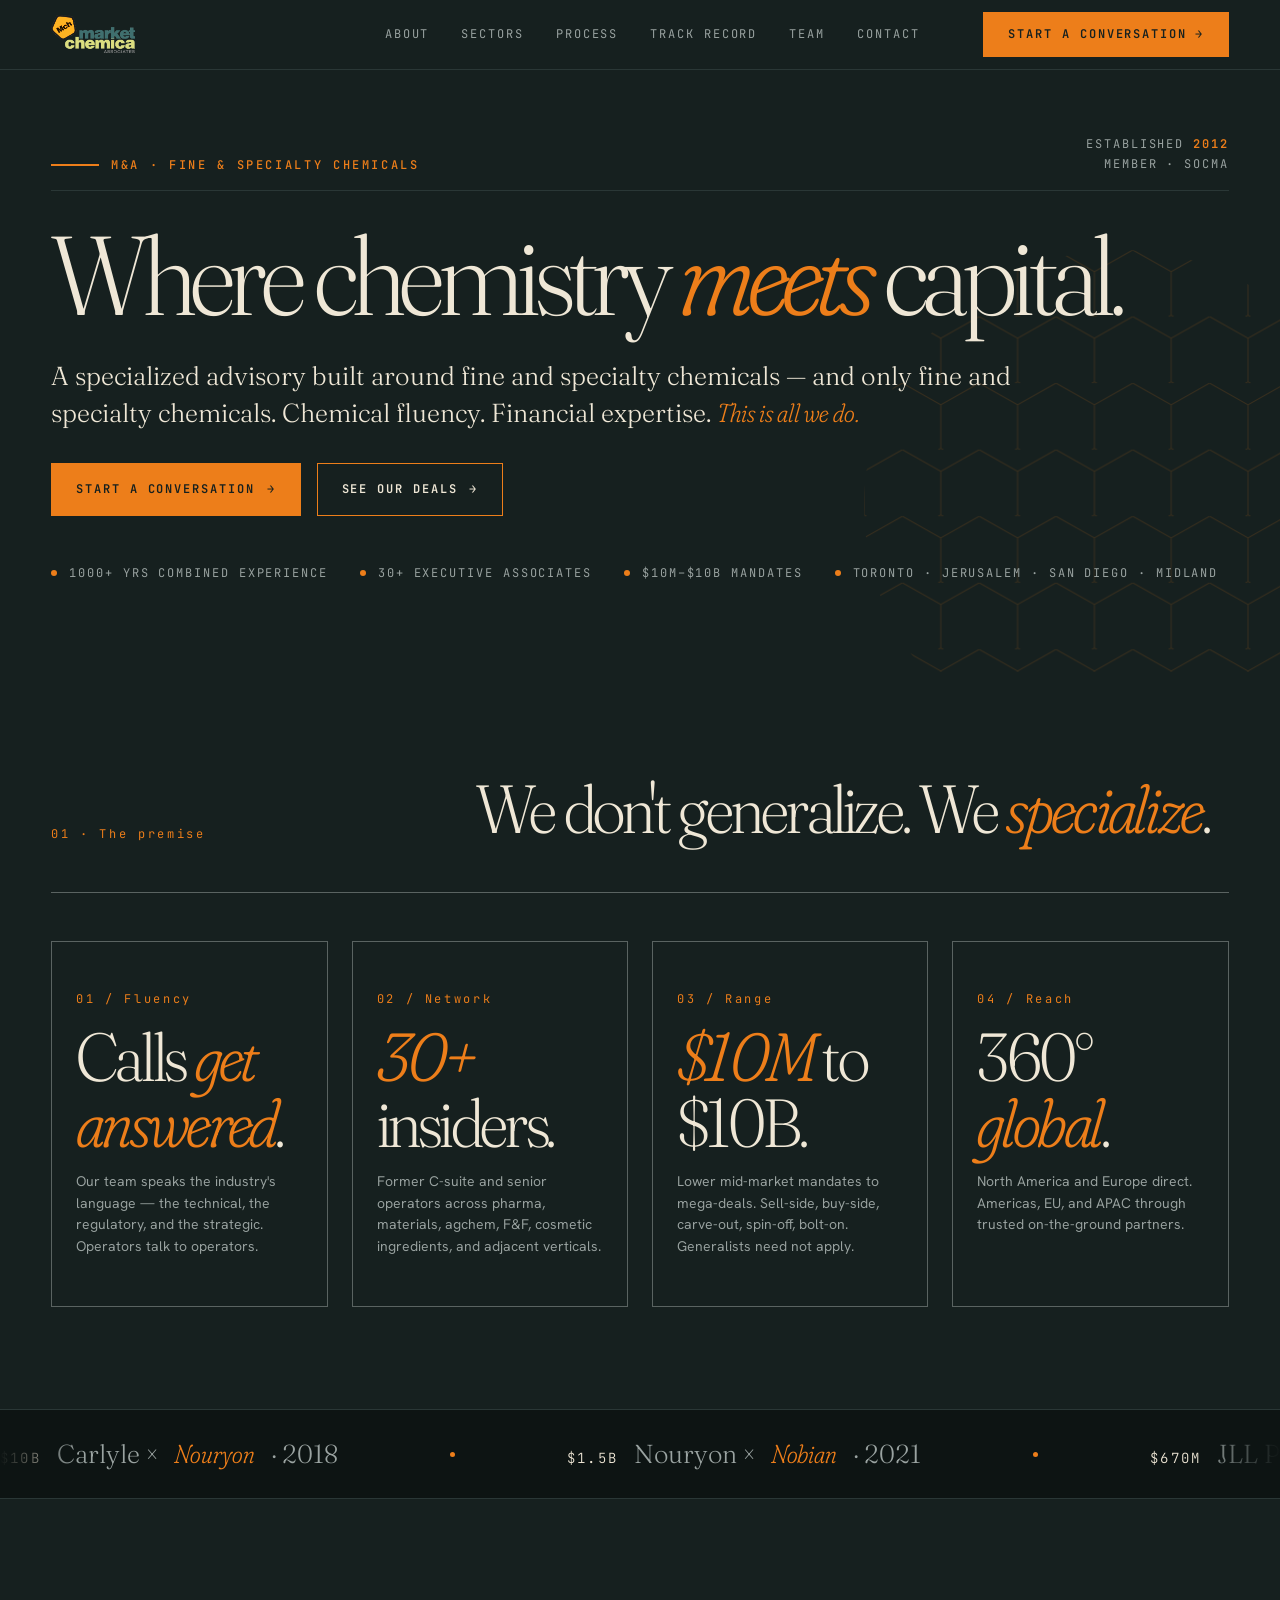
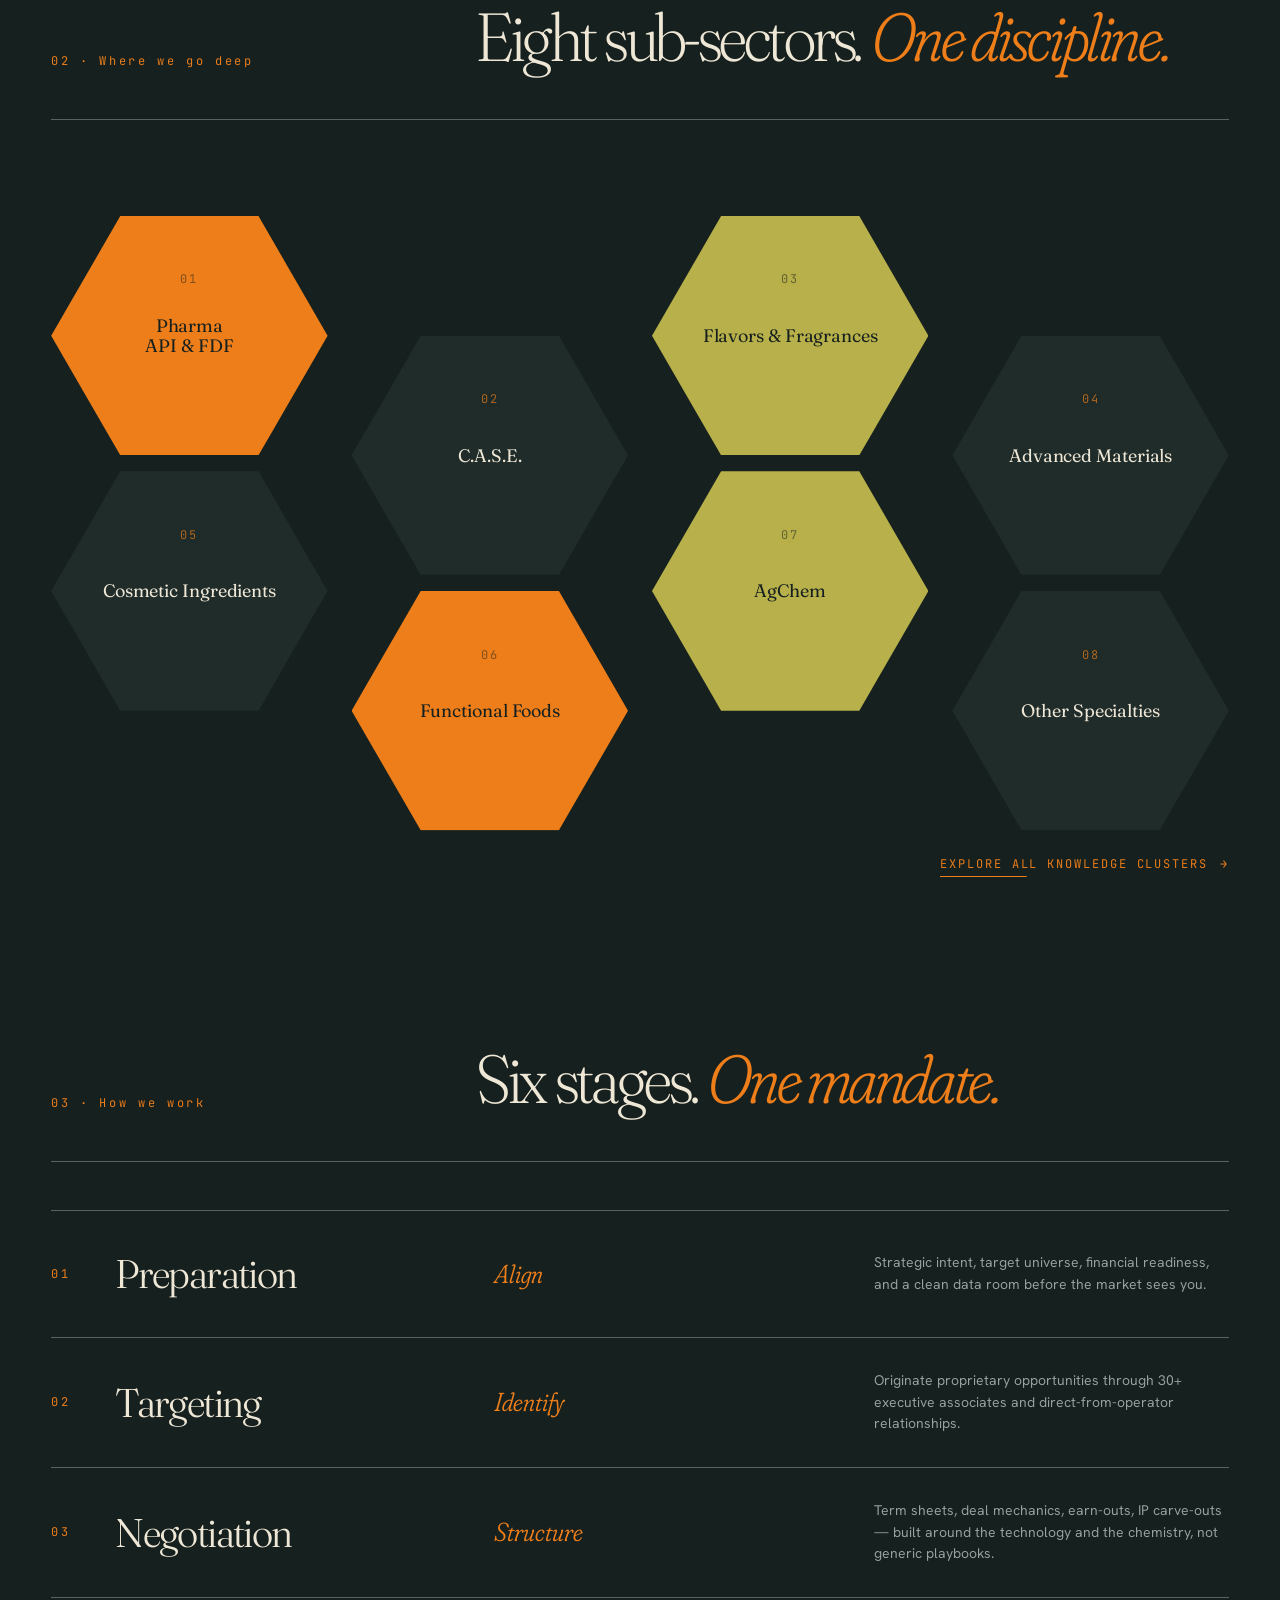
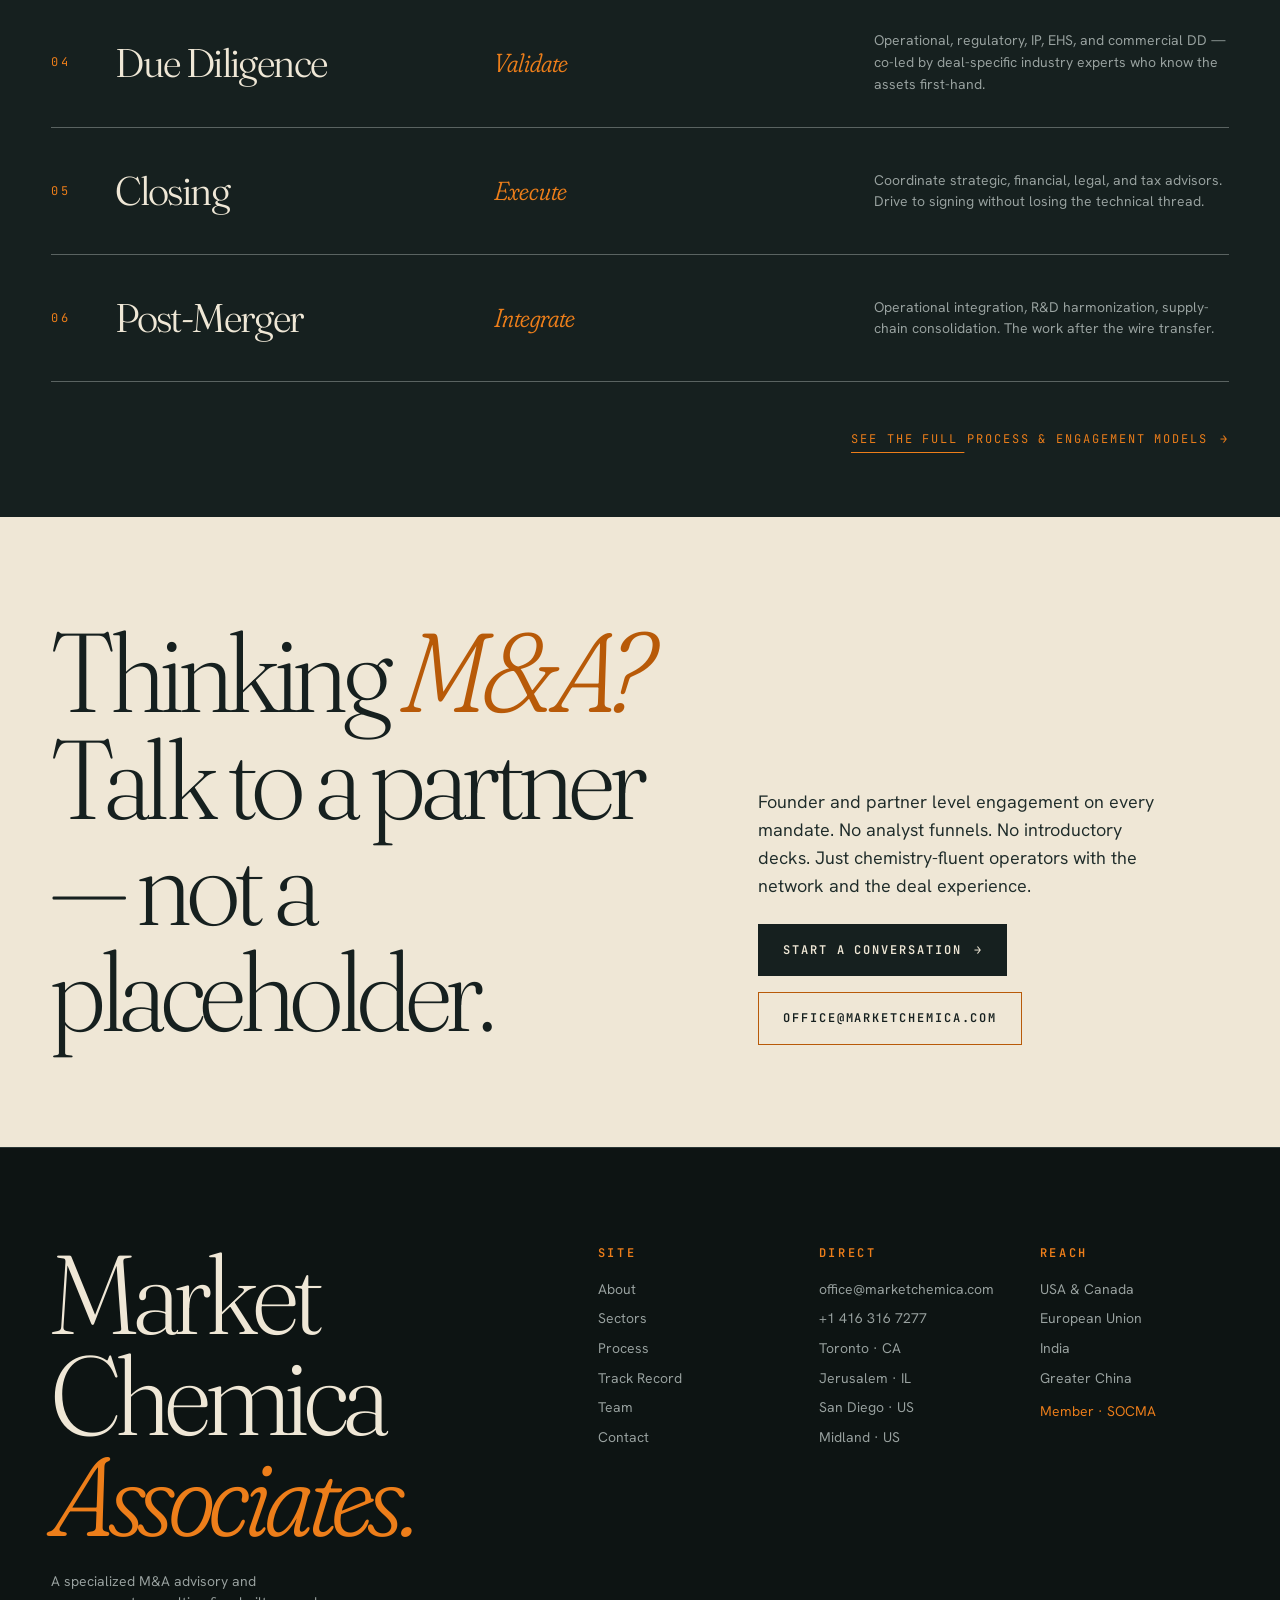
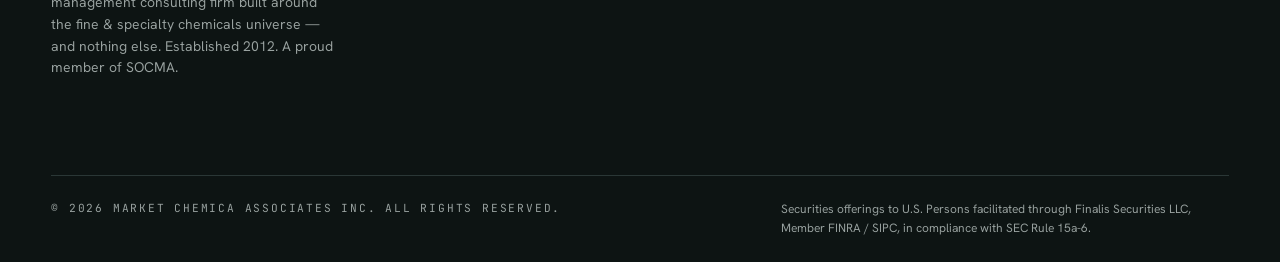
<file: index.html>
<!doctype html>
<html lang="en">
<head>
<meta charset="utf-8">
<meta name="viewport" content="width=device-width,initial-scale=1">
<title>Market Chemica Associates · M&amp;A Advisory in Fine &amp; Specialty Chemicals</title>
<meta name="description" content="Specialized M&amp;A advisory and management consulting for fine and specialty chemicals. Lower mid-market to large-cap mandates across North America, Europe, India, and China. Established 2012.">
<meta name="theme-color" content="#16201f">
<link rel="icon" href="data:image/svg+xml,%3Csvg xmlns='http://www.w3.org/2000/svg' viewBox='0 0 60 70'%3E%3Cpolygon points='15,2 45,2 58,35 45,68 15,68 2,35' fill='%23ed7e1a' stroke='%2316201f' stroke-width='2'/%3E%3Ctext x='30' y='46' text-anchor='middle' font-family='serif' font-style='italic' font-size='26' font-weight='700' fill='%2316201f'%3EMch%3C/text%3E%3C/svg%3E">
<link rel="preconnect" href="https://fonts.googleapis.com">
<link rel="preconnect" href="https://fonts.gstatic.com" crossorigin>
<link rel="stylesheet" href="https://fonts.googleapis.com/css2?family=Fraunces:ital,opsz,wght,SOFT@0,9..144,200..900,30..100;1,9..144,200..900,30..100&family=Hanken+Grotesk:wght@300..700&family=JetBrains+Mono:wght@400;500;600&display=swap">
<link rel="stylesheet" href="assets/css/style.css">
</head>
<body data-page="home">

<!-- ============== HEADER ============== -->
<header class="site-header">
  <div class="shell site-header__inner">
    <a href="index.html" class="brand" aria-label="Market Chemica Associates — home">
      <img class="brand__logo" src="assets/img/logo.png" alt="Market Chemica Associates" width="84" height="38">
    </a>

    <nav class="nav" aria-label="Primary">
      <button class="nav-toggle" aria-expanded="false" aria-controls="primary-nav" aria-label="Open navigation">
        <span class="nav-toggle__bar"></span>
      </button>
      <ul class="nav__list" id="primary-nav">
        <li><a class="nav__link" href="about.html">About</a></li>
        <li><a class="nav__link" href="sectors.html">Sectors</a></li>
        <li><a class="nav__link" href="process.html">Process</a></li>
        <li><a class="nav__link" href="track-record.html">Track Record</a></li>
        <li><a class="nav__link" href="team.html">Team</a></li>
        <li><a class="nav__link" href="contact.html">Contact</a></li>
        <li><a class="nav__cta nav__cta--mobile" href="contact.html">Start a conversation <span class="arrow" aria-hidden="true">→</span></a></li>
      </ul>
      <a class="nav__cta" href="contact.html">Start a conversation <span class="arrow" aria-hidden="true">→</span></a>
    </nav>
  </div>
</header>

<main id="main">

<!-- ============== HERO ============== -->
<section class="hero">
  <div class="shell">

    <div class="hero__head">
      <span class="eyebrow">M&amp;A · Fine &amp; Specialty Chemicals</span>
      <div class="hero__meta">
        <div>Established <b>2012</b></div>
        <div>Member · SOCMA</div>
      </div>
    </div>

    <h1 class="hero__title">
      <span class="word">Where</span>
      <span class="word">chemistry</span>
      <span class="word italic-accent"><em>meets</em></span>
      <span class="word">capital.</span>
    </h1>

    <p class="hero__lede">
      A specialized advisory built around fine and specialty chemicals — and only fine and specialty chemicals. Chemical fluency. Financial expertise. <em class="italic-accent">This is all we do.</em>
    </p>

    <div class="hero__cta-row">
      <a class="btn btn--primary" href="contact.html">Start a conversation <span class="arrow" aria-hidden="true">→</span></a>
      <a class="btn btn--ghost" href="track-record.html">See our deals <span class="arrow" aria-hidden="true">→</span></a>
    </div>

    <div class="hero__credentials">
      <span><i class="dot" aria-hidden="true"></i> 1000+ yrs combined experience</span>
      <span><i class="dot" aria-hidden="true"></i> 30+ executive associates</span>
      <span><i class="dot" aria-hidden="true"></i> $10M–$10B mandates</span>
      <span><i class="dot" aria-hidden="true"></i> Toronto · Jerusalem · San Diego · Midland</span>
    </div>

  </div>

  <!-- Decorative ambient hex cluster (SVG) -->
  <svg class="hero__decoration" viewBox="0 0 400 400" aria-hidden="true">
    <defs>
      <pattern id="hexgrid" patternUnits="userSpaceOnUse" width="60" height="52" patternTransform="translate(0,0)">
        <path d="M30 0 L60 17 L60 51 L30 68 L0 51 L0 17 Z" fill="none" stroke="#ed7e1a" stroke-width="0.8" opacity="0.4"/>
      </pattern>
    </defs>
    <circle cx="200" cy="200" r="200" fill="url(#hexgrid)"/>
  </svg>
</section>

<!-- ============== DIFFERENTIATORS ============== -->
<section class="section">
  <div class="shell">

    <div class="chapter reveal">
      <div class="chapter__num">01 · The premise</div>
      <div class="chapter__title">
        <h2>We don't generalize. We <em class="italic-accent">specialize</em>.</h2>
      </div>
    </div>

    <div class="diff-grid" style="margin-top: var(--s-7);">
      <article class="diff-cell reveal" data-delay="1">
        <span class="diff-cell__num">01 / Fluency</span>
        <p class="diff-cell__big">Calls <em>get answered</em>.</p>
        <p class="diff-cell__copy">Our team speaks the industry's language — the technical, the regulatory, and the strategic. Operators talk to operators.</p>
      </article>
      <article class="diff-cell reveal" data-delay="2">
        <span class="diff-cell__num">02 / Network</span>
        <p class="diff-cell__big"><em>30+</em> insiders.</p>
        <p class="diff-cell__copy">Former C-suite and senior operators across pharma, materials, agchem, F&amp;F, cosmetic ingredients, and adjacent verticals.</p>
      </article>
      <article class="diff-cell reveal" data-delay="3">
        <span class="diff-cell__num">03 / Range</span>
        <p class="diff-cell__big"><em>$10M</em> to $10B.</p>
        <p class="diff-cell__copy">Lower mid-market mandates to mega-deals. Sell-side, buy-side, carve-out, spin-off, bolt-on. Generalists need not apply.</p>
      </article>
      <article class="diff-cell reveal" data-delay="4">
        <span class="diff-cell__num">04 / Reach</span>
        <p class="diff-cell__big">360° <em>global</em>.</p>
        <p class="diff-cell__copy">North America and Europe direct. Americas, EU, and APAC through trusted on-the-ground partners.</p>
      </article>
    </div>

  </div>
</section>

<!-- ============== SELECTED DEALS MARQUEE ============== -->
<div class="marquee" aria-label="Selected closed transactions">
  <div class="marquee__track">
    <span><span class="val">$10B</span> Carlyle &times; <em>Nouryon</em> &middot; 2018</span><i class="dot" aria-hidden="true"></i>
    <span><span class="val">$1.5B</span> Nouryon &times; <em>Nobian</em> &middot; 2021</span><i class="dot" aria-hidden="true"></i>
    <span><span class="val">$670M</span> JLL Partners &times; <em>DSM</em> &middot; 2013</span><i class="dot" aria-hidden="true"></i>
    <span><span class="val">$155M</span> Patheon &times; <em>IRIX</em> &middot; 2015</span><i class="dot" aria-hidden="true"></i>
    <span><span class="val">$125M</span> OTPP &times; <em>Evolved by Nature</em> &middot; 2022</span><i class="dot" aria-hidden="true"></i>
    <span><span class="val">$30M</span> VanDeMark &times; <em>Isochem</em> &middot; 2014</span><i class="dot" aria-hidden="true"></i>
    <span><span class="val">$30M</span> Patheon &times; <em>Agere</em> &middot; 2015</span><i class="dot" aria-hidden="true"></i>
    <span><span class="val">$20M</span> Macquarie &times; <em>CircularPix</em> &middot; 2022</span><i class="dot" aria-hidden="true"></i>
    <!-- duplicate for seamless loop -->
    <span><span class="val">$10B</span> Carlyle &times; <em>Nouryon</em> &middot; 2018</span><i class="dot" aria-hidden="true"></i>
    <span><span class="val">$1.5B</span> Nouryon &times; <em>Nobian</em> &middot; 2021</span><i class="dot" aria-hidden="true"></i>
    <span><span class="val">$670M</span> JLL Partners &times; <em>DSM</em> &middot; 2013</span><i class="dot" aria-hidden="true"></i>
    <span><span class="val">$155M</span> Patheon &times; <em>IRIX</em> &middot; 2015</span><i class="dot" aria-hidden="true"></i>
    <span><span class="val">$125M</span> OTPP &times; <em>Evolved by Nature</em> &middot; 2022</span><i class="dot" aria-hidden="true"></i>
    <span><span class="val">$30M</span> VanDeMark &times; <em>Isochem</em> &middot; 2014</span><i class="dot" aria-hidden="true"></i>
    <span><span class="val">$30M</span> Patheon &times; <em>Agere</em> &middot; 2015</span><i class="dot" aria-hidden="true"></i>
    <span><span class="val">$20M</span> Macquarie &times; <em>CircularPix</em> &middot; 2022</span><i class="dot" aria-hidden="true"></i>
  </div>
</div>

<!-- ============== SECTORS PREVIEW ============== -->
<section class="section">
  <div class="shell">
    <div class="chapter reveal">
      <div class="chapter__num">02 · Where we go deep</div>
      <div class="chapter__title">
        <h2>Eight sub-sectors. <em class="italic-accent">One discipline.</em></h2>
      </div>
    </div>

    <div class="sector-grid sector-grid--offset" style="margin-top: var(--s-9);">
      <a class="sector-cell sector-cell--accent reveal" href="sectors.html#pharma" data-num="01">Pharma <br>API &amp; FDF</a>
      <a class="sector-cell reveal" href="sectors.html#case" data-delay="1" data-num="02">C.A.S.E.</a>
      <a class="sector-cell sector-cell--olive reveal" href="sectors.html#flavors" data-delay="2" data-num="03">Flavors &amp; Fragrances</a>
      <a class="sector-cell reveal" href="sectors.html#materials" data-delay="3" data-num="04">Advanced Materials</a>
      <a class="sector-cell reveal" href="sectors.html#cosmetic" data-num="05">Cosmetic Ingredients</a>
      <a class="sector-cell sector-cell--accent reveal" href="sectors.html#functional" data-delay="1" data-num="06">Functional Foods</a>
      <a class="sector-cell sector-cell--olive reveal" href="sectors.html#agchem" data-delay="2" data-num="07">AgChem</a>
      <a class="sector-cell reveal" href="sectors.html#other" data-delay="3" data-num="08">Other Specialties</a>
    </div>

    <div style="margin-top: calc(var(--s-9) + var(--s-7)); display: flex; justify-content: flex-end;">
      <a class="arrow-link" href="sectors.html">Explore all knowledge clusters <span class="arrow" aria-hidden="true">→</span></a>
    </div>
  </div>
</section>

<!-- ============== PROCESS TEASER ============== -->
<section class="section section--tight">
  <div class="shell">
    <div class="chapter reveal">
      <div class="chapter__num">03 · How we work</div>
      <div class="chapter__title">
        <h2>Six stages. <em class="italic-accent">One mandate.</em></h2>
      </div>
    </div>

    <div class="flow">
      <div class="flow__row reveal">
        <span class="flow__num">01</span>
        <span class="flow__stage">Preparation</span>
        <span class="flow__verb italic-accent"><em>Align</em></span>
        <span class="flow__copy">Strategic intent, target universe, financial readiness, and a clean data room before the market sees you.</span>
      </div>
      <div class="flow__row reveal">
        <span class="flow__num">02</span>
        <span class="flow__stage">Targeting</span>
        <span class="flow__verb italic-accent"><em>Identify</em></span>
        <span class="flow__copy">Originate proprietary opportunities through 30+ executive associates and direct-from-operator relationships.</span>
      </div>
      <div class="flow__row reveal">
        <span class="flow__num">03</span>
        <span class="flow__stage">Negotiation</span>
        <span class="flow__verb italic-accent"><em>Structure</em></span>
        <span class="flow__copy">Term sheets, deal mechanics, earn-outs, IP carve-outs — built around the technology and the chemistry, not generic playbooks.</span>
      </div>
      <div class="flow__row reveal">
        <span class="flow__num">04</span>
        <span class="flow__stage">Due Diligence</span>
        <span class="flow__verb italic-accent"><em>Validate</em></span>
        <span class="flow__copy">Operational, regulatory, IP, EHS, and commercial DD — co-led by deal-specific industry experts who know the assets first-hand.</span>
      </div>
      <div class="flow__row reveal">
        <span class="flow__num">05</span>
        <span class="flow__stage">Closing</span>
        <span class="flow__verb italic-accent"><em>Execute</em></span>
        <span class="flow__copy">Coordinate strategic, financial, legal, and tax advisors. Drive to signing without losing the technical thread.</span>
      </div>
      <div class="flow__row reveal">
        <span class="flow__num">06</span>
        <span class="flow__stage">Post-Merger</span>
        <span class="flow__verb italic-accent"><em>Integrate</em></span>
        <span class="flow__copy">Operational integration, R&amp;D harmonization, supply-chain consolidation. The work after the wire transfer.</span>
      </div>
    </div>

    <div style="margin-top: var(--s-7); display: flex; justify-content: flex-end;">
      <a class="arrow-link" href="process.html">See the full process &amp; engagement models <span class="arrow" aria-hidden="true">→</span></a>
    </div>
  </div>
</section>

<!-- ============== CTA BAND ============== -->
<section class="cta-band">
  <div class="shell cta-band__inner">
    <h2 class="cta-band__title">Thinking <em>M&amp;A?</em><br>Talk to a partner — not a placeholder.</h2>
    <div>
      <p class="cta-band__copy">Founder and partner level engagement on every mandate. No analyst funnels. No introductory decks. Just chemistry-fluent operators with the network and the deal experience.</p>
      <div style="margin-top: var(--s-5); display: flex; gap: var(--s-4); flex-wrap: wrap;">
        <a class="btn btn--primary" href="contact.html">Start a conversation <span class="arrow" aria-hidden="true">→</span></a>
        <a class="btn btn--ghost" href="mailto:office@marketchemica.com">office@marketchemica.com</a>
      </div>
    </div>
  </div>
</section>

</main>

<!-- ============== FOOTER ============== -->
<footer class="site-footer">
  <div class="shell">
    <div class="footer-grid">
      <div>
        <p class="footer-mark">Market<br>Chemica<br><em>Associates.</em></p>
        <p class="footer-tag">A specialized M&amp;A advisory and management consulting firm built around the fine &amp; specialty chemicals universe — and nothing else. Established 2012. A proud member of SOCMA.</p>
      </div>
      <div class="footer-cols">
        <div class="footer-col">
          <h5>Site</h5>
          <ul>
            <li><a href="about.html">About</a></li>
            <li><a href="sectors.html">Sectors</a></li>
            <li><a href="process.html">Process</a></li>
            <li><a href="track-record.html">Track Record</a></li>
            <li><a href="team.html">Team</a></li>
            <li><a href="contact.html">Contact</a></li>
          </ul>
        </div>
        <div class="footer-col">
          <h5>Direct</h5>
          <ul>
            <li><a href="mailto:office@marketchemica.com">office@marketchemica.com</a></li>
            <li><a href="tel:+14163167277">+1 416 316 7277</a></li>
            <li>Toronto · CA</li>
            <li>Jerusalem · IL</li>
            <li>San Diego · US</li>
            <li>Midland · US</li>
          </ul>
        </div>
        <div class="footer-col">
          <h5>Reach</h5>
          <ul>
            <li>USA &amp; Canada</li>
            <li>European Union</li>
            <li>India</li>
            <li>Greater China</li>
            <li style="margin-top: var(--s-3); color: var(--orange);">Member · SOCMA</li>
          </ul>
        </div>
      </div>
    </div>
    <div class="footer-bar">
      <span>© <span data-year>2026</span> Market Chemica Associates Inc. All rights reserved.</span>
      <span class="footer-bar__legal">Securities offerings to U.S. Persons facilitated through Finalis Securities LLC, Member FINRA / SIPC, in compliance with SEC Rule 15a-6.</span>
    </div>
  </div>
</footer>

<script src="assets/js/main.js" defer></script>
</body>
</html>
</file>
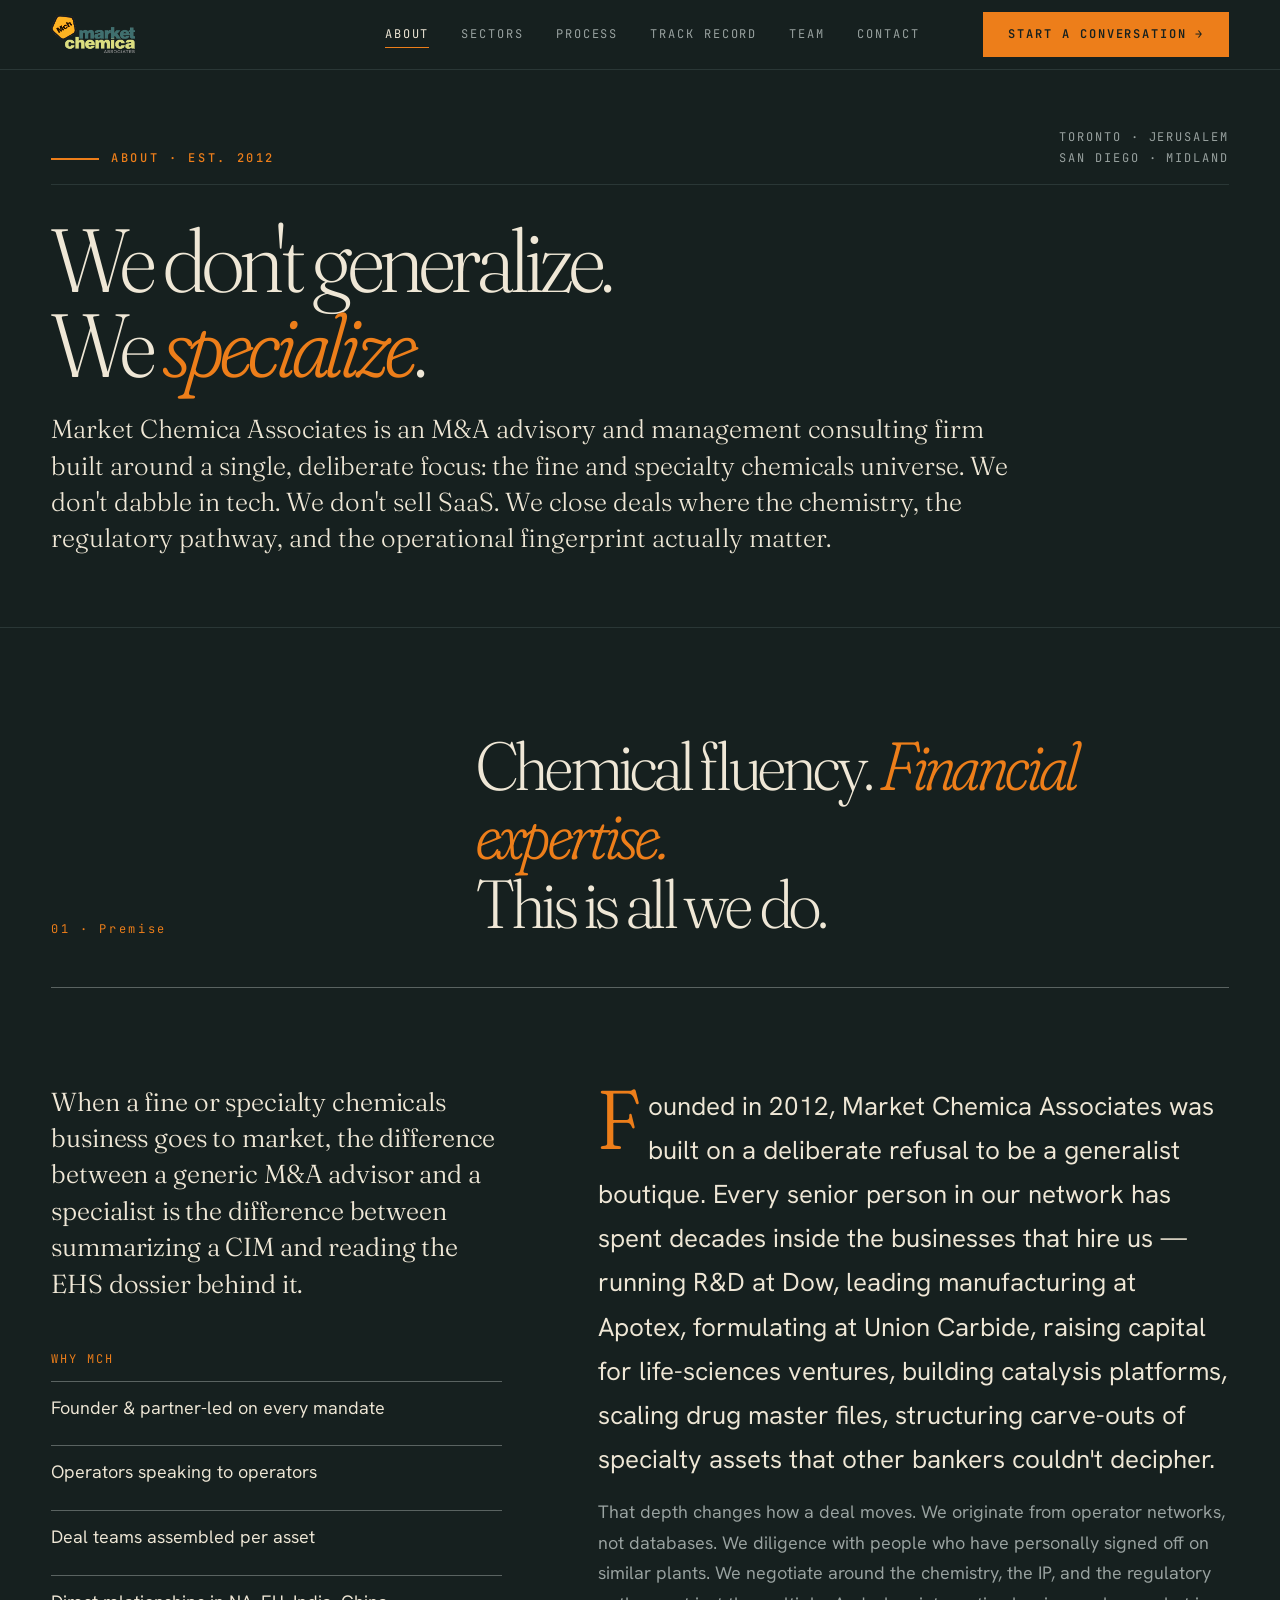
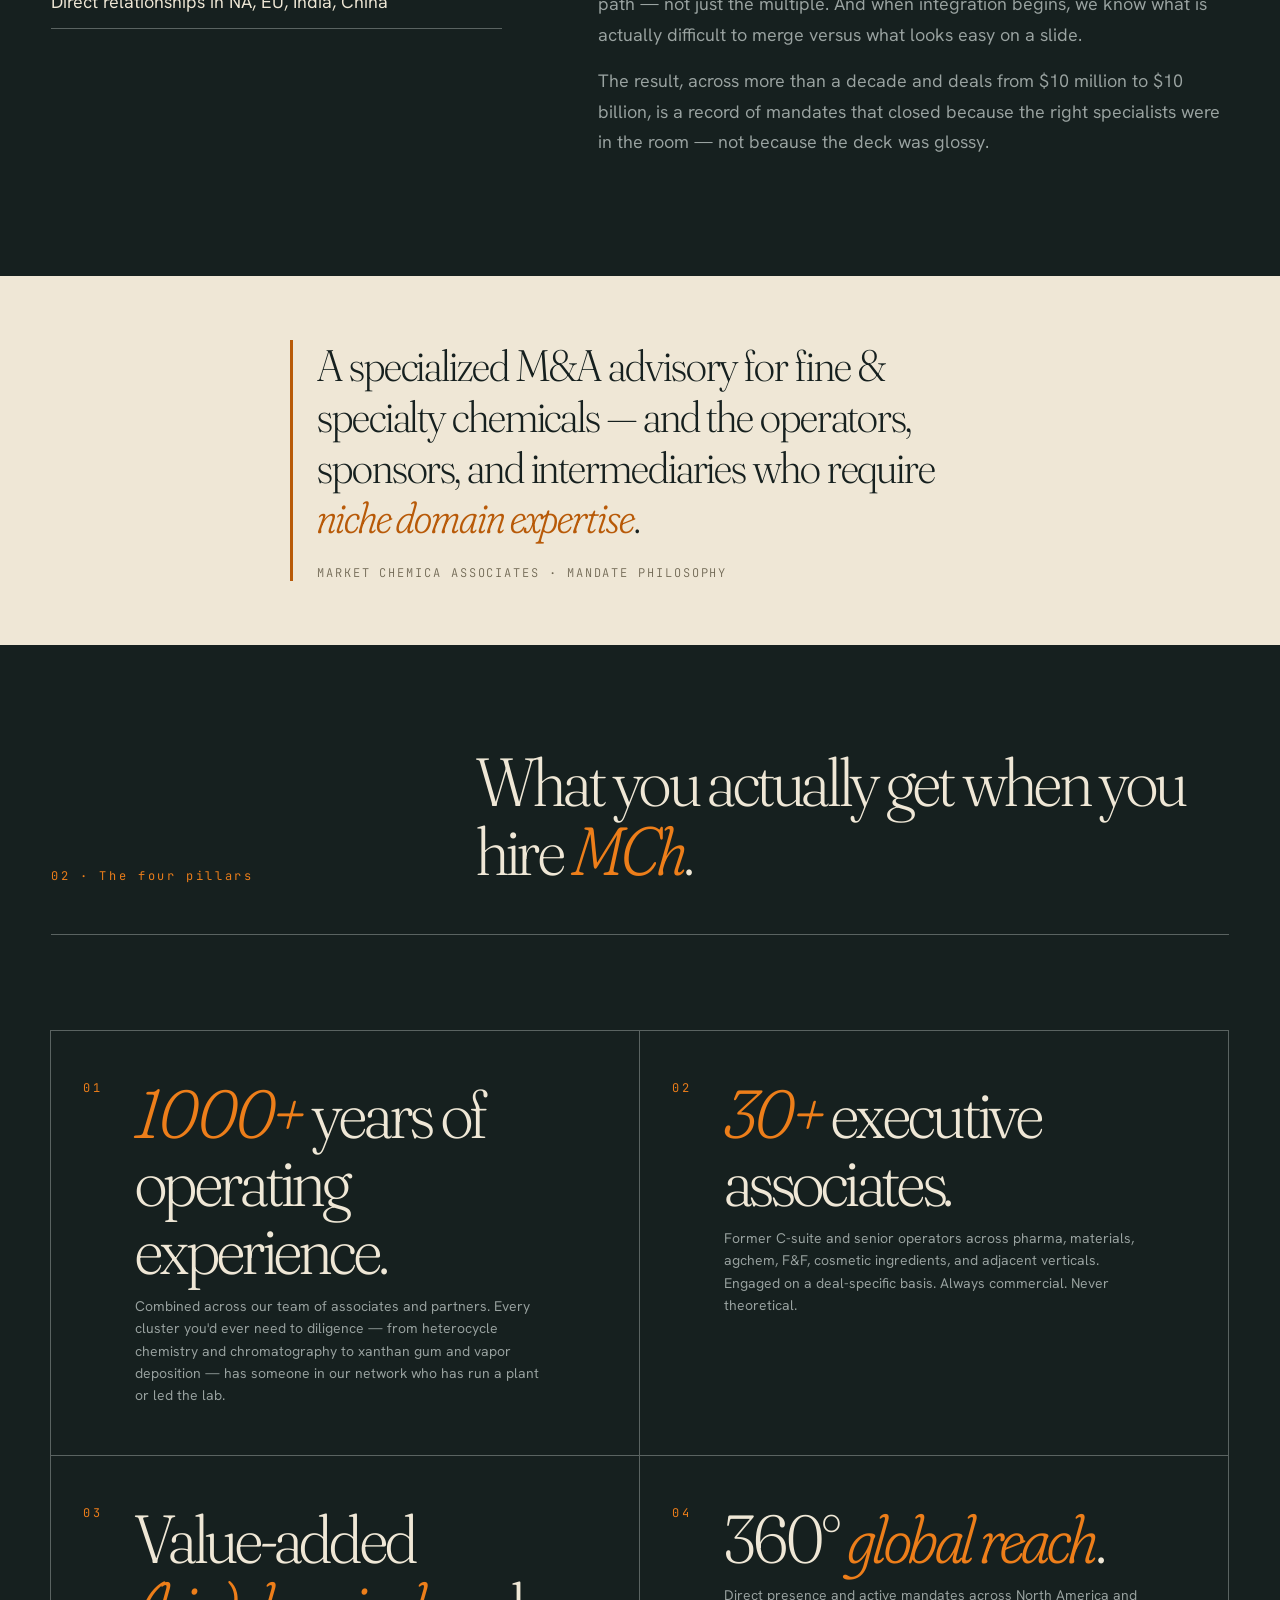
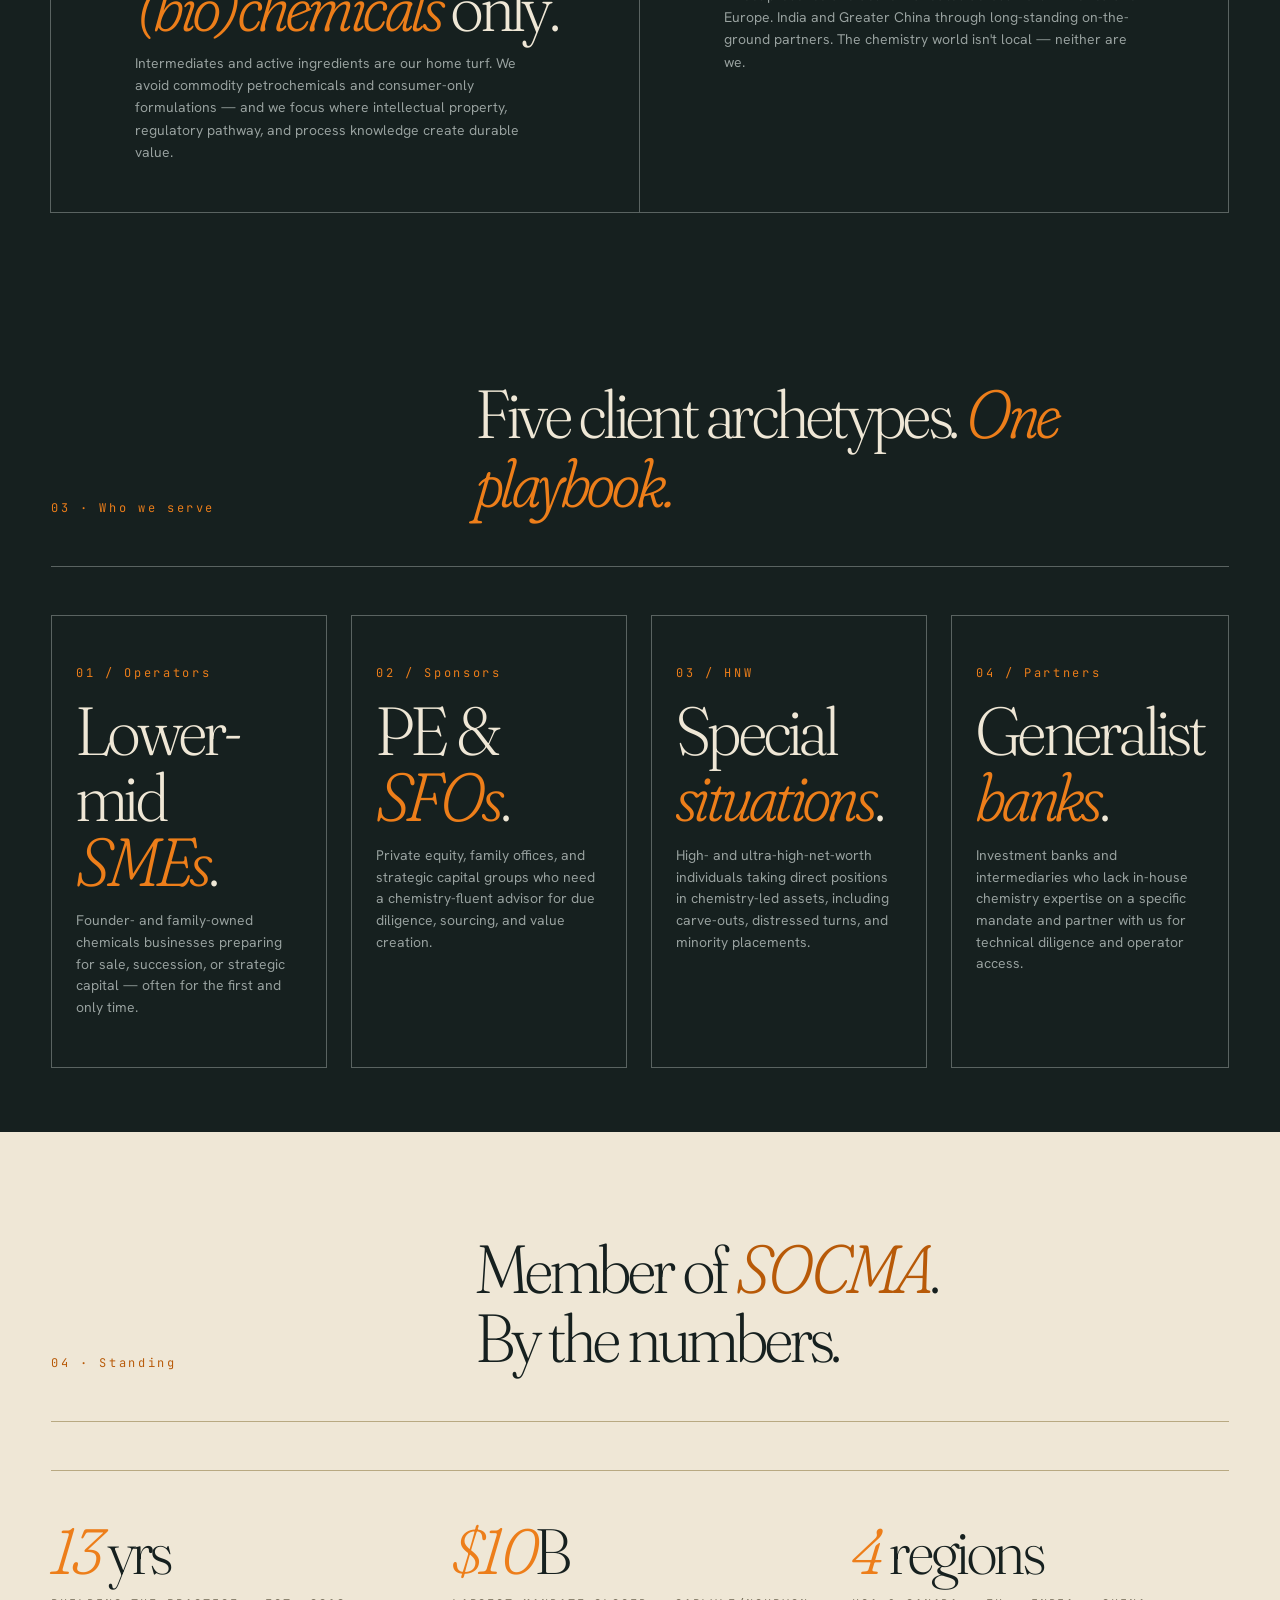
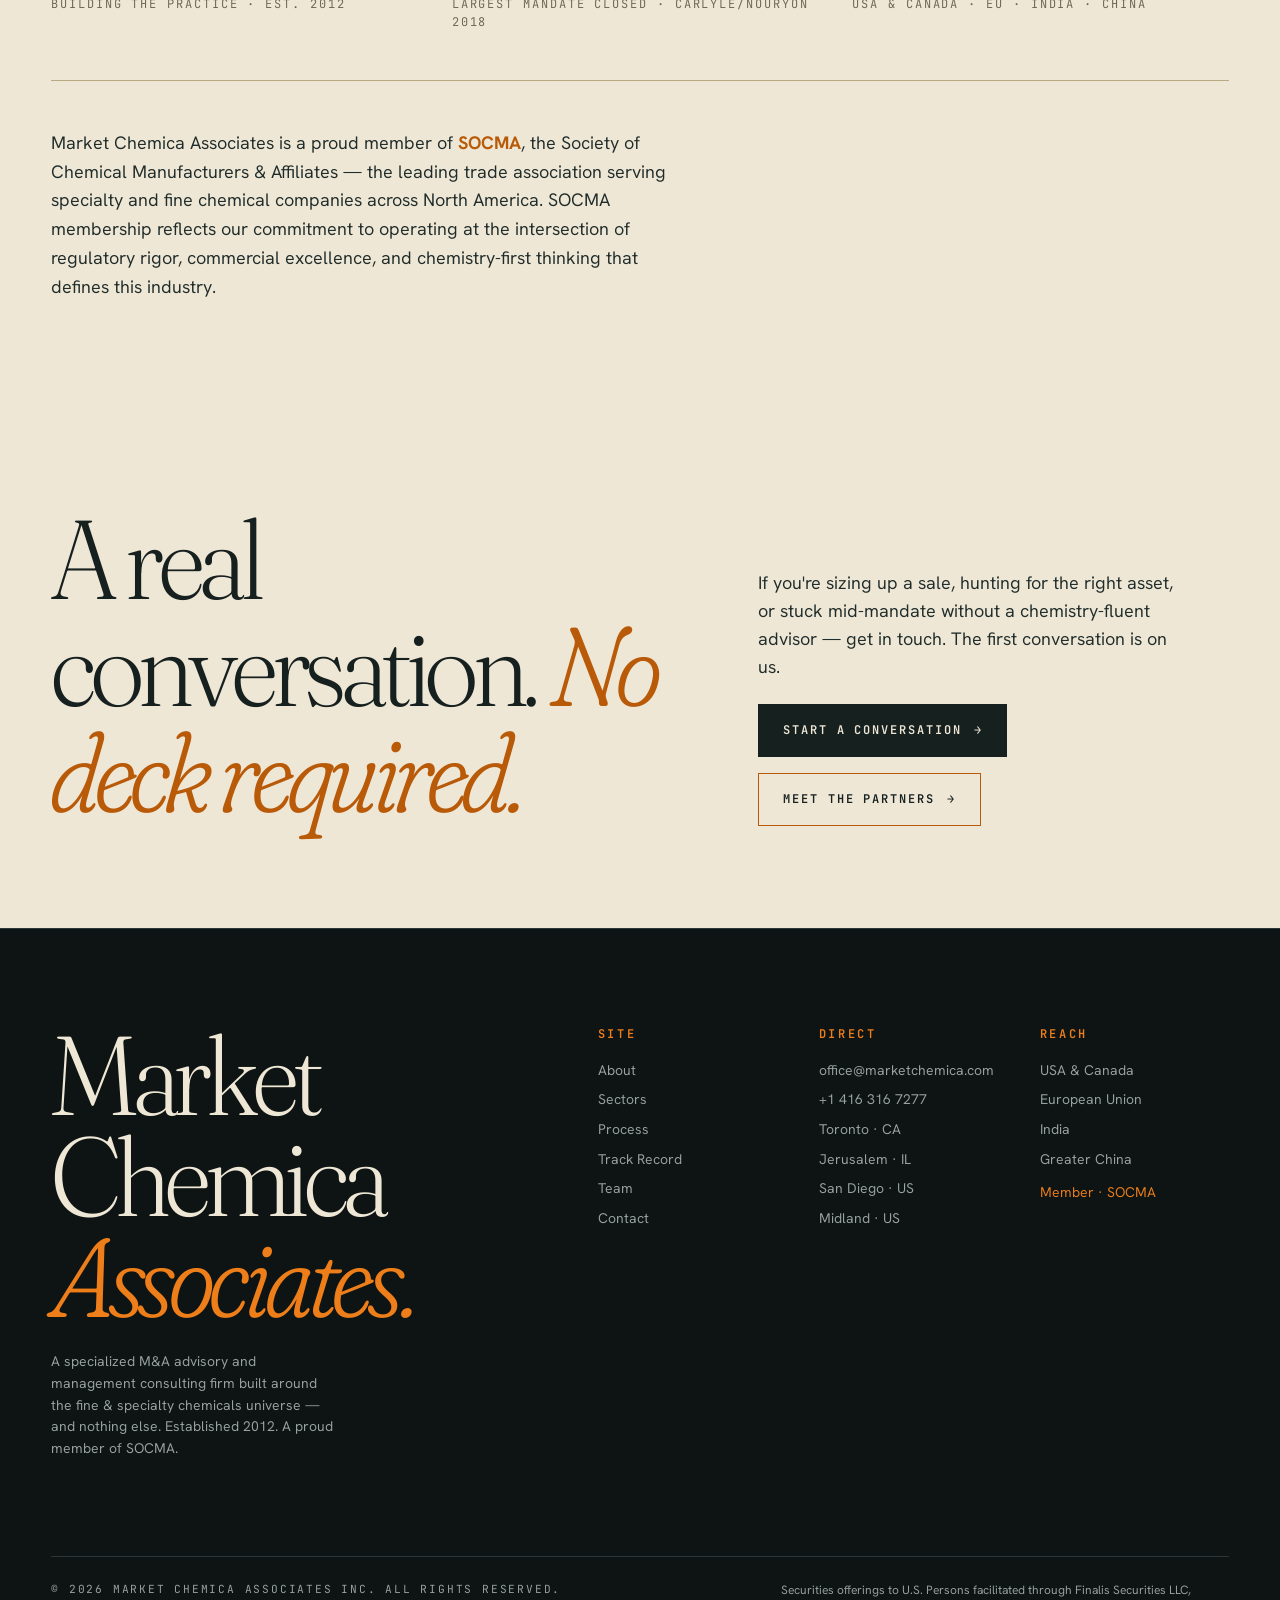
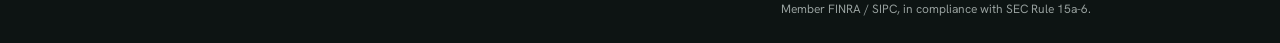
<file: about.html>
<!doctype html>
<html lang="en">
<head>
<meta charset="utf-8">
<meta name="viewport" content="width=device-width,initial-scale=1">
<title>About · Market Chemica Associates</title>
<meta name="description" content="Established 2012, Market Chemica Associates is a specialized M&amp;A advisory built around fine and specialty chemicals. 30+ executive associates. 1000+ years of combined experience.">
<meta name="theme-color" content="#16201f">
<link rel="icon" href="data:image/svg+xml,%3Csvg xmlns='http://www.w3.org/2000/svg' viewBox='0 0 60 70'%3E%3Cpolygon points='15,2 45,2 58,35 45,68 15,68 2,35' fill='%23ed7e1a' stroke='%2316201f' stroke-width='2'/%3E%3Ctext x='30' y='46' text-anchor='middle' font-family='serif' font-style='italic' font-size='26' font-weight='700' fill='%2316201f'%3EMch%3C/text%3E%3C/svg%3E">
<link rel="preconnect" href="https://fonts.googleapis.com">
<link rel="preconnect" href="https://fonts.gstatic.com" crossorigin>
<link rel="stylesheet" href="https://fonts.googleapis.com/css2?family=Fraunces:ital,opsz,wght,SOFT@0,9..144,200..900,30..100;1,9..144,200..900,30..100&family=Hanken+Grotesk:wght@300..700&family=JetBrains+Mono:wght@400;500;600&display=swap">
<link rel="stylesheet" href="assets/css/style.css">
</head>
<body data-page="about">

<header class="site-header">
  <div class="shell site-header__inner">
    <a href="index.html" class="brand" aria-label="Market Chemica Associates — home">
      <img class="brand__logo" src="assets/img/logo.png" alt="Market Chemica Associates" width="84" height="38">
    </a>
    <nav class="nav" aria-label="Primary">
      <button class="nav-toggle" aria-expanded="false" aria-controls="primary-nav" aria-label="Open navigation">
        <span class="nav-toggle__bar"></span>
      </button>
      <ul class="nav__list" id="primary-nav">
        <li><a class="nav__link" href="about.html">About</a></li>
        <li><a class="nav__link" href="sectors.html">Sectors</a></li>
        <li><a class="nav__link" href="process.html">Process</a></li>
        <li><a class="nav__link" href="track-record.html">Track Record</a></li>
        <li><a class="nav__link" href="team.html">Team</a></li>
        <li><a class="nav__link" href="contact.html">Contact</a></li>
        <li><a class="nav__cta nav__cta--mobile" href="contact.html">Start a conversation <span class="arrow" aria-hidden="true">→</span></a></li>
      </ul>
      <a class="nav__cta" href="contact.html">Start a conversation <span class="arrow" aria-hidden="true">→</span></a>
    </nav>
  </div>
</header>

<main id="main">

<!-- ============== PAGE HERO ============== -->
<section class="page-hero">
  <div class="shell">
    <div class="hero__head">
      <span class="eyebrow">About · Est. 2012</span>
      <div class="hero__meta">
        <div>Toronto · Jerusalem</div>
        <div>San Diego · Midland</div>
      </div>
    </div>
    <h1 class="page-hero__title">We don't generalize.<br>We <em>specialize</em>.</h1>
    <p class="page-hero__lede">
      Market Chemica Associates is an M&amp;A advisory and management consulting firm built around a single, deliberate focus: the fine and specialty chemicals universe. We don't dabble in tech. We don't sell SaaS. We close deals where the chemistry, the regulatory pathway, and the operational fingerprint actually matter.
    </p>
  </div>
</section>

<!-- ============== INTRO BODY ============== -->
<section class="section">
  <div class="shell">
    <div class="chapter reveal">
      <div class="chapter__num">01 · Premise</div>
      <div class="chapter__title">
        <h2>Chemical fluency. <em class="italic-accent">Financial expertise.</em><br>This is all we do.</h2>
      </div>
    </div>

    <div class="body-2col" style="margin-top: var(--s-9);">
      <div class="reveal">
        <p class="lede">
          When a fine or specialty chemicals business goes to market, the difference between a generic M&amp;A advisor and a specialist is the difference between summarizing a CIM and reading the EHS dossier behind it.
        </p>
        <div style="margin-top: var(--s-7);">
          <p class="mono" style="color: var(--orange);">Why MCh</p>
          <ul class="stack-sm" style="margin-top: var(--s-3); list-style: none;">
            <li style="border-top: 1px solid var(--rule); padding-top: var(--s-3); padding-bottom: var(--s-3);">Founder &amp; partner-led on every mandate</li>
            <li style="border-top: 1px solid var(--rule); padding-top: var(--s-3); padding-bottom: var(--s-3);">Operators speaking to operators</li>
            <li style="border-top: 1px solid var(--rule); padding-top: var(--s-3); padding-bottom: var(--s-3);">Deal teams assembled per asset</li>
            <li style="border-block: 1px solid var(--rule); padding-block: var(--s-3);">Direct relationships in NA, EU, India, China</li>
          </ul>
        </div>
      </div>
      <div class="body-2col__copy reveal">
        <p>Founded in 2012, Market Chemica Associates was built on a deliberate refusal to be a generalist boutique. Every senior person in our network has spent decades inside the businesses that hire us — running R&amp;D at Dow, leading manufacturing at Apotex, formulating at Union Carbide, raising capital for life-sciences ventures, building catalysis platforms, scaling drug master files, structuring carve-outs of specialty assets that other bankers couldn't decipher.</p>
        <p>That depth changes how a deal moves. We originate from operator networks, not databases. We diligence with people who have personally signed off on similar plants. We negotiate around the chemistry, the IP, and the regulatory path — not just the multiple. And when integration begins, we know what is actually difficult to merge versus what looks easy on a slide.</p>
        <p>The result, across more than a decade and deals from $10 million to $10 billion, is a record of mandates that closed because the right specialists were in the room — not because the deck was glossy.</p>
      </div>
    </div>
  </div>
</section>

<!-- ============== PULL QUOTE ============== -->
<section class="section section--paper section--tight">
  <div class="shell" style="display: flex; justify-content: center;">
    <blockquote class="pull-quote reveal">
      A specialized M&amp;A advisory for fine &amp; specialty chemicals — and the operators, sponsors, and intermediaries who require <em>niche domain expertise</em>.
      <cite>Market Chemica Associates · Mandate philosophy</cite>
    </blockquote>
  </div>
</section>

<!-- ============== PILLARS ============== -->
<section class="section">
  <div class="shell">
    <div class="chapter reveal">
      <div class="chapter__num">02 · The four pillars</div>
      <div class="chapter__title">
        <h2>What you actually get when you hire <em class="italic-accent">MCh</em>.</h2>
      </div>
    </div>

    <div class="pillars" style="margin-top: var(--s-9);">
      <article class="pillar reveal">
        <span class="pillar__num">01</span>
        <div>
          <p class="pillar__big"><em>1000+</em> years of operating experience.</p>
          <p class="pillar__copy">Combined across our team of associates and partners. Every cluster you'd ever need to diligence — from heterocycle chemistry and chromatography to xanthan gum and vapor deposition — has someone in our network who has run a plant or led the lab.</p>
        </div>
      </article>
      <article class="pillar reveal" data-delay="1">
        <span class="pillar__num">02</span>
        <div>
          <p class="pillar__big"><em>30+</em> executive associates.</p>
          <p class="pillar__copy">Former C-suite and senior operators across pharma, materials, agchem, F&amp;F, cosmetic ingredients, and adjacent verticals. Engaged on a deal-specific basis. Always commercial. Never theoretical.</p>
        </div>
      </article>
      <article class="pillar reveal" data-delay="2">
        <span class="pillar__num">03</span>
        <div>
          <p class="pillar__big">Value-added <em>(bio)chemicals</em> only.</p>
          <p class="pillar__copy">Intermediates and active ingredients are our home turf. We avoid commodity petrochemicals and consumer-only formulations — and we focus where intellectual property, regulatory pathway, and process knowledge create durable value.</p>
        </div>
      </article>
      <article class="pillar reveal" data-delay="3">
        <span class="pillar__num">04</span>
        <div>
          <p class="pillar__big">360° <em>global reach</em>.</p>
          <p class="pillar__copy">Direct presence and active mandates across North America and Europe. India and Greater China through long-standing on-the-ground partners. The chemistry world isn't local — neither are we.</p>
        </div>
      </article>
    </div>
  </div>
</section>

<!-- ============== WHO WE SERVE ============== -->
<section class="section section--tight">
  <div class="shell">
    <div class="chapter reveal">
      <div class="chapter__num">03 · Who we serve</div>
      <div class="chapter__title">
        <h2>Five client archetypes. <em class="italic-accent">One playbook.</em></h2>
      </div>
    </div>

    <div class="diff-grid" style="margin-top: var(--s-7);">
      <article class="diff-cell reveal">
        <span class="diff-cell__num">01 / Operators</span>
        <p class="diff-cell__big">Lower-mid <em>SMEs</em>.</p>
        <p class="diff-cell__copy">Founder- and family-owned chemicals businesses preparing for sale, succession, or strategic capital — often for the first and only time.</p>
      </article>
      <article class="diff-cell reveal" data-delay="1">
        <span class="diff-cell__num">02 / Sponsors</span>
        <p class="diff-cell__big">PE &amp; <em>SFOs</em>.</p>
        <p class="diff-cell__copy">Private equity, family offices, and strategic capital groups who need a chemistry-fluent advisor for due diligence, sourcing, and value creation.</p>
      </article>
      <article class="diff-cell reveal" data-delay="2">
        <span class="diff-cell__num">03 / HNW</span>
        <p class="diff-cell__big">Special <em>situations</em>.</p>
        <p class="diff-cell__copy">High- and ultra-high-net-worth individuals taking direct positions in chemistry-led assets, including carve-outs, distressed turns, and minority placements.</p>
      </article>
      <article class="diff-cell reveal" data-delay="3">
        <span class="diff-cell__num">04 / Partners</span>
        <p class="diff-cell__big">Generalist <em>banks</em>.</p>
        <p class="diff-cell__copy">Investment banks and intermediaries who lack in-house chemistry expertise on a specific mandate and partner with us for technical diligence and operator access.</p>
      </article>
    </div>
  </div>
</section>

<!-- ============== SOCMA + STATS ============== -->
<section class="section section--paper">
  <div class="shell">
    <div class="chapter reveal" style="border-bottom-color: var(--rule-paper);">
      <div class="chapter__num" style="color: var(--orange-deep);">04 · Standing</div>
      <div class="chapter__title">
        <h2 style="color: var(--ink);">Member of <em style="color: var(--orange-deep);">SOCMA</em>. <br>By the numbers.</h2>
      </div>
    </div>

    <div class="stat-row reveal" style="border-color: var(--rule-paper);">
      <div>
        <p class="stat__num" style="color: var(--ink);"><em>13</em> yrs</p>
        <p class="stat__label" style="color: var(--text-mute-paper);">Building the practice · est. 2012</p>
      </div>
      <div>
        <p class="stat__num" style="color: var(--ink);"><em>$10</em>B</p>
        <p class="stat__label" style="color: var(--text-mute-paper);">Largest mandate closed · Carlyle/Nouryon 2018</p>
      </div>
      <div>
        <p class="stat__num" style="color: var(--ink);"><em>4</em> regions</p>
        <p class="stat__label" style="color: var(--text-mute-paper);">USA &amp; Canada · EU · India · China</p>
      </div>
    </div>

    <p style="margin-top: var(--s-7); max-width: 64ch; color: var(--ink-soft); font-size: var(--fs-md); line-height: 1.6;">
      Market Chemica Associates is a proud member of <strong style="color: var(--orange-deep);">SOCMA</strong>, the Society of Chemical Manufacturers &amp; Affiliates — the leading trade association serving specialty and fine chemical companies across North America. SOCMA membership reflects our commitment to operating at the intersection of regulatory rigor, commercial excellence, and chemistry-first thinking that defines this industry.
    </p>
  </div>
</section>

<!-- ============== CTA BAND ============== -->
<section class="cta-band">
  <div class="shell cta-band__inner">
    <h2 class="cta-band__title">A real conversation. <em>No deck required.</em></h2>
    <div>
      <p class="cta-band__copy">If you're sizing up a sale, hunting for the right asset, or stuck mid-mandate without a chemistry-fluent advisor — get in touch. The first conversation is on us.</p>
      <div style="margin-top: var(--s-5); display: flex; gap: var(--s-4); flex-wrap: wrap;">
        <a class="btn btn--primary" href="contact.html">Start a conversation <span class="arrow" aria-hidden="true">→</span></a>
        <a class="btn btn--ghost" href="team.html">Meet the partners <span class="arrow" aria-hidden="true">→</span></a>
      </div>
    </div>
  </div>
</section>

</main>

<footer class="site-footer">
  <div class="shell">
    <div class="footer-grid">
      <div>
        <p class="footer-mark">Market<br>Chemica<br><em>Associates.</em></p>
        <p class="footer-tag">A specialized M&amp;A advisory and management consulting firm built around the fine &amp; specialty chemicals universe — and nothing else. Established 2012. A proud member of SOCMA.</p>
      </div>
      <div class="footer-cols">
        <div class="footer-col">
          <h5>Site</h5>
          <ul>
            <li><a href="about.html">About</a></li>
            <li><a href="sectors.html">Sectors</a></li>
            <li><a href="process.html">Process</a></li>
            <li><a href="track-record.html">Track Record</a></li>
            <li><a href="team.html">Team</a></li>
            <li><a href="contact.html">Contact</a></li>
          </ul>
        </div>
        <div class="footer-col">
          <h5>Direct</h5>
          <ul>
            <li><a href="mailto:office@marketchemica.com">office@marketchemica.com</a></li>
            <li><a href="tel:+14163167277">+1 416 316 7277</a></li>
            <li>Toronto · CA</li>
            <li>Jerusalem · IL</li>
            <li>San Diego · US</li>
            <li>Midland · US</li>
          </ul>
        </div>
        <div class="footer-col">
          <h5>Reach</h5>
          <ul>
            <li>USA &amp; Canada</li>
            <li>European Union</li>
            <li>India</li>
            <li>Greater China</li>
            <li style="margin-top: var(--s-3); color: var(--orange);">Member · SOCMA</li>
          </ul>
        </div>
      </div>
    </div>
    <div class="footer-bar">
      <span>© <span data-year>2026</span> Market Chemica Associates Inc. All rights reserved.</span>
      <span class="footer-bar__legal">Securities offerings to U.S. Persons facilitated through Finalis Securities LLC, Member FINRA / SIPC, in compliance with SEC Rule 15a-6.</span>
    </div>
  </div>
</footer>

<script src="assets/js/main.js" defer></script>
</body>
</html>
</file>
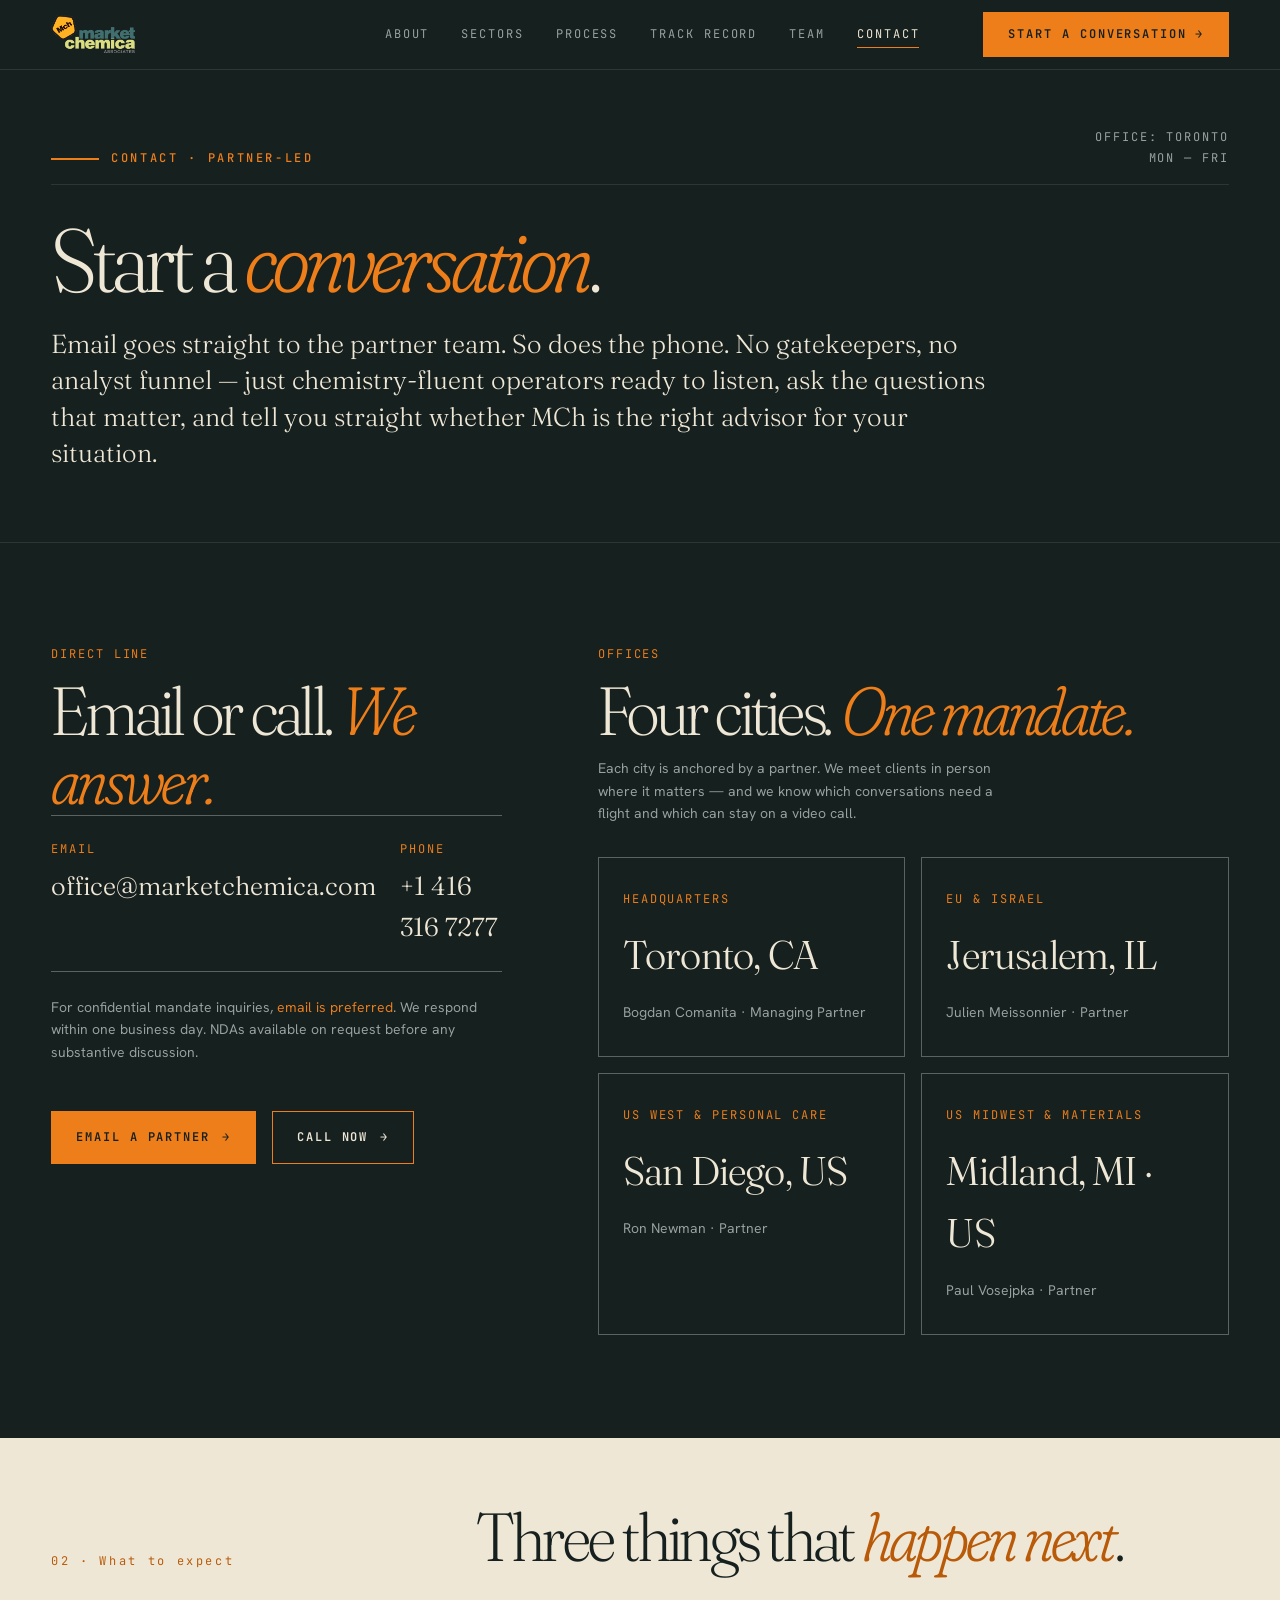
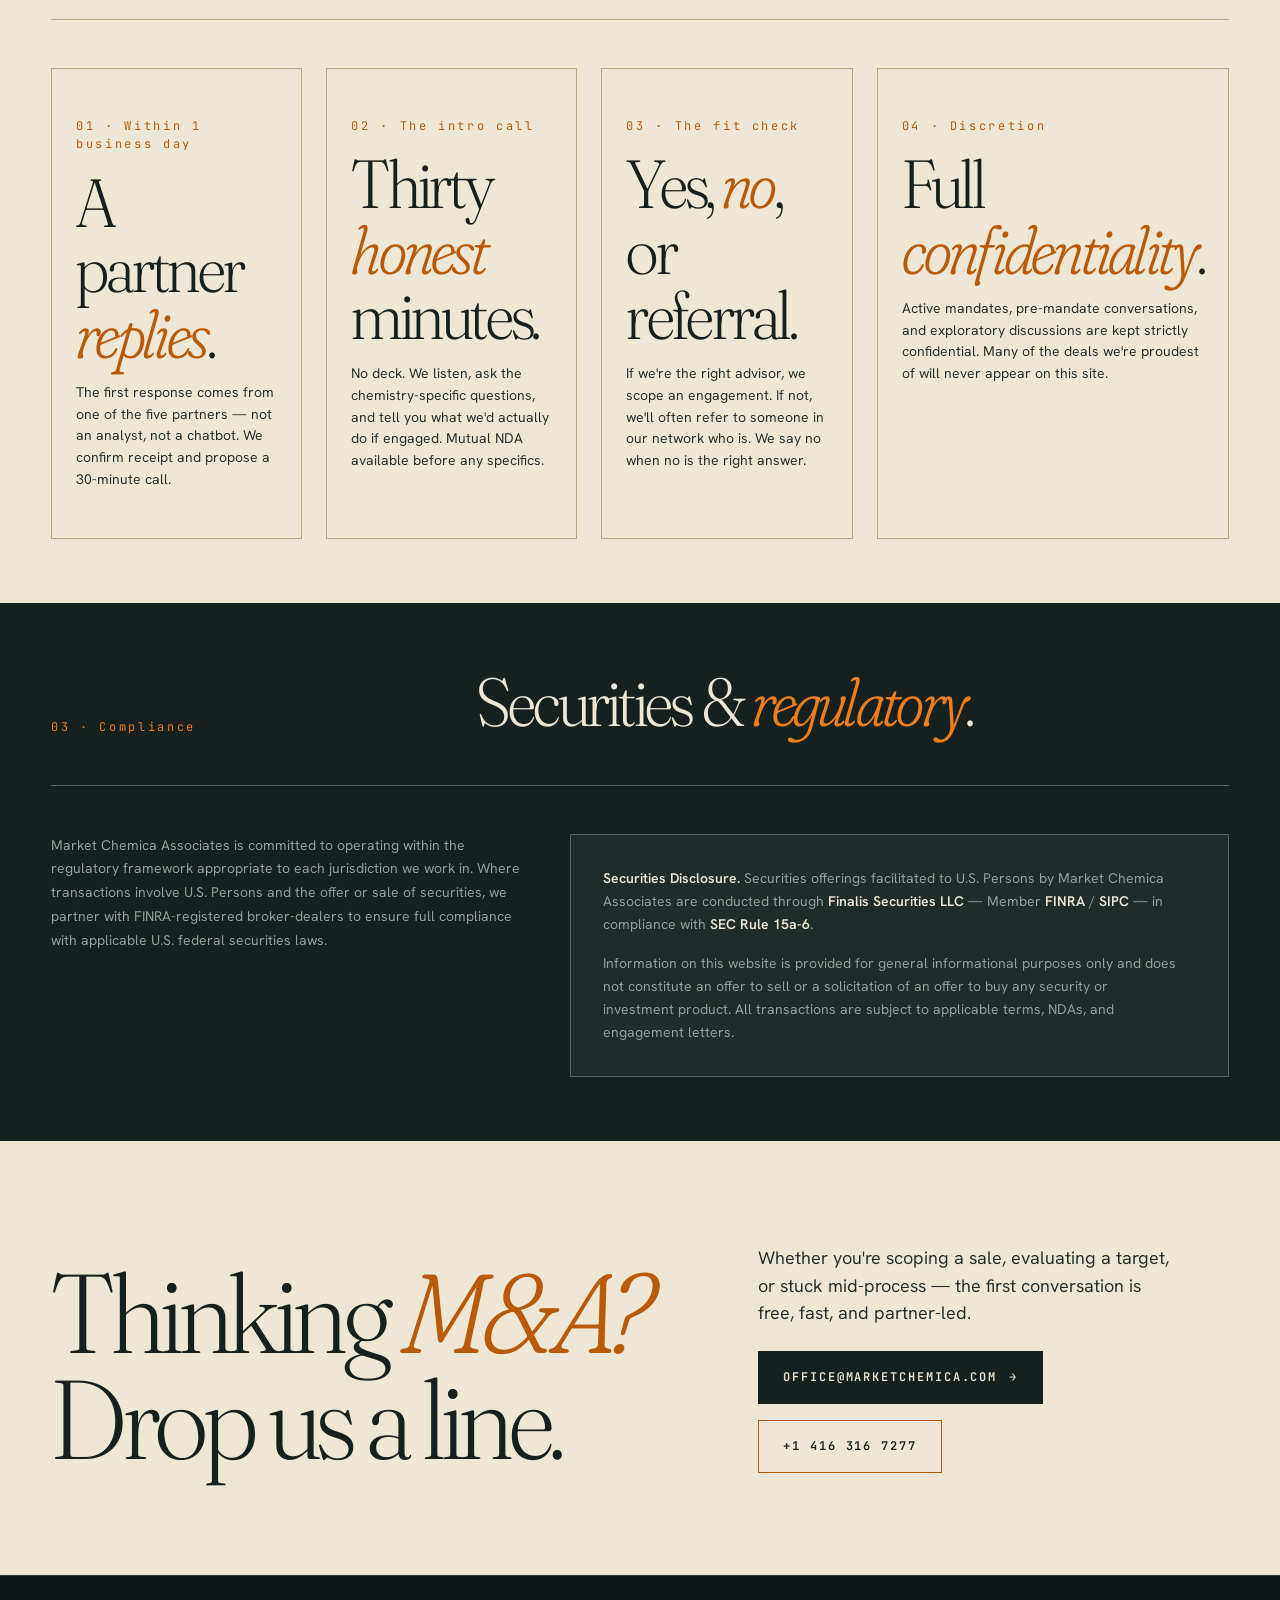
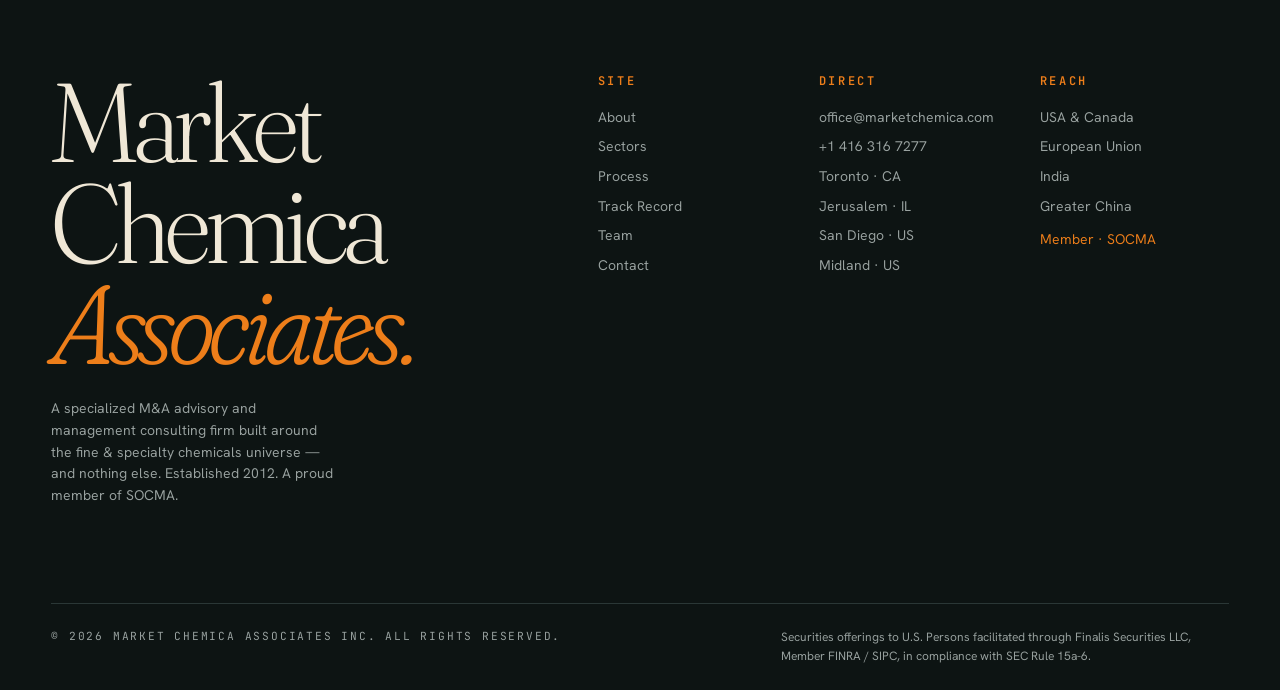
<file: contact.html>
<!doctype html>
<html lang="en">
<head>
<meta charset="utf-8">
<meta name="viewport" content="width=device-width,initial-scale=1">
<title>Contact · Market Chemica Associates</title>
<meta name="description" content="Reach Market Chemica Associates directly. Toronto · Jerusalem · San Diego · Midland. Partner-led conversations. office@marketchemica.com · +1 416 316 7277.">
<meta name="theme-color" content="#16201f">
<link rel="icon" href="data:image/svg+xml,%3Csvg xmlns='http://www.w3.org/2000/svg' viewBox='0 0 60 70'%3E%3Cpolygon points='15,2 45,2 58,35 45,68 15,68 2,35' fill='%23ed7e1a' stroke='%2316201f' stroke-width='2'/%3E%3Ctext x='30' y='46' text-anchor='middle' font-family='serif' font-style='italic' font-size='26' font-weight='700' fill='%2316201f'%3EMch%3C/text%3E%3C/svg%3E">
<link rel="preconnect" href="https://fonts.googleapis.com">
<link rel="preconnect" href="https://fonts.gstatic.com" crossorigin>
<link rel="stylesheet" href="https://fonts.googleapis.com/css2?family=Fraunces:ital,opsz,wght,SOFT@0,9..144,200..900,30..100;1,9..144,200..900,30..100&family=Hanken+Grotesk:wght@300..700&family=JetBrains+Mono:wght@400;500;600&display=swap">
<link rel="stylesheet" href="assets/css/style.css">
</head>
<body data-page="contact">

<header class="site-header">
  <div class="shell site-header__inner">
    <a href="index.html" class="brand" aria-label="Market Chemica Associates — home">
      <img class="brand__logo" src="assets/img/logo.png" alt="Market Chemica Associates" width="84" height="38">
    </a>
    <nav class="nav" aria-label="Primary">
      <button class="nav-toggle" aria-expanded="false" aria-controls="primary-nav" aria-label="Open navigation">
        <span class="nav-toggle__bar"></span>
      </button>
      <ul class="nav__list" id="primary-nav">
        <li><a class="nav__link" href="about.html">About</a></li>
        <li><a class="nav__link" href="sectors.html">Sectors</a></li>
        <li><a class="nav__link" href="process.html">Process</a></li>
        <li><a class="nav__link" href="track-record.html">Track Record</a></li>
        <li><a class="nav__link" href="team.html">Team</a></li>
        <li><a class="nav__link" href="contact.html">Contact</a></li>
        <li><a class="nav__cta nav__cta--mobile" href="contact.html">Start a conversation <span class="arrow" aria-hidden="true">→</span></a></li>
      </ul>
      <a class="nav__cta" href="contact.html">Start a conversation <span class="arrow" aria-hidden="true">→</span></a>
    </nav>
  </div>
</header>

<main id="main">

<!-- ============== PAGE HERO ============== -->
<section class="page-hero">
  <div class="shell">
    <div class="hero__head">
      <span class="eyebrow">Contact · Partner-led</span>
      <div class="hero__meta">
        <div>Office: Toronto</div>
        <div>Mon — Fri</div>
      </div>
    </div>
    <h1 class="page-hero__title">Start a <em>conversation</em>.</h1>
    <p class="page-hero__lede">
      Email goes straight to the partner team. So does the phone. No gatekeepers, no analyst funnel — just chemistry-fluent operators ready to listen, ask the questions that matter, and tell you straight whether MCh is the right advisor for your situation.
    </p>
  </div>
</section>

<!-- ============== DIRECT CONTACT ============== -->
<section class="section">
  <div class="shell">
    <div class="contact-grid">

      <div>
        <p class="mono" style="color: var(--orange);">Direct line</p>
        <h2 style="font-size: var(--fs-2xl); font-weight: 280; letter-spacing: var(--tr-tight); margin-top: var(--s-3); color: var(--paper); font-family: var(--font-display); font-variation-settings: 'opsz' 144, 'SOFT' 50;">
          Email or call. <em class="italic-accent">We answer.</em>
        </h2>

        <dl class="contact-direct">
          <div>
            <dt>Email</dt>
            <dd><a href="mailto:office@marketchemica.com">office@marketchemica.com</a></dd>
          </div>
          <div>
            <dt>Phone</dt>
            <dd><a href="tel:+14163167277">+1 416 316 7277</a></dd>
          </div>
        </dl>

        <p style="margin-top: var(--s-5); color: var(--text-mute); font-size: var(--fs-sm); line-height: 1.6;">
          For confidential mandate inquiries, <a href="mailto:office@marketchemica.com" style="color: var(--orange);">email is preferred</a>. We respond within one business day. NDAs available on request before any substantive discussion.
        </p>

        <div style="margin-top: var(--s-7); display: flex; gap: var(--s-4); flex-wrap: wrap;">
          <a class="btn btn--primary" href="mailto:office@marketchemica.com?subject=Mandate%20inquiry%20%E2%80%94%20Market%20Chemica%20Associates">Email a partner <span class="arrow" aria-hidden="true">→</span></a>
          <a class="btn btn--ghost" href="tel:+14163167277">Call now <span class="arrow" aria-hidden="true">→</span></a>
        </div>
      </div>

      <div>
        <p class="mono" style="color: var(--orange);">Offices</p>
        <h2 style="font-size: var(--fs-2xl); font-weight: 280; letter-spacing: var(--tr-tight); margin-top: var(--s-3); color: var(--paper); font-family: var(--font-display); font-variation-settings: 'opsz' 144, 'SOFT' 50;">
          Four cities. <em class="italic-accent">One mandate.</em>
        </h2>
        <p style="margin-top: var(--s-3); color: var(--text-mute); font-size: var(--fs-sm); line-height: 1.6; max-width: 50ch;">
          Each city is anchored by a partner. We meet clients in person where it matters — and we know which conversations need a flight and which can stay on a video call.
        </p>

        <div class="cities-grid" style="margin-top: var(--s-6);">
          <article class="contact-card">
            <span class="contact-card__role">Headquarters</span>
            <p class="contact-card__city">Toronto, CA</p>
            <p class="contact-card__person">Bogdan Comanita · Managing Partner</p>
          </article>
          <article class="contact-card">
            <span class="contact-card__role">EU &amp; Israel</span>
            <p class="contact-card__city">Jerusalem, IL</p>
            <p class="contact-card__person">Julien Meissonnier · Partner</p>
          </article>
          <article class="contact-card">
            <span class="contact-card__role">US West &amp; Personal Care</span>
            <p class="contact-card__city">San Diego, US</p>
            <p class="contact-card__person">Ron Newman · Partner</p>
          </article>
          <article class="contact-card">
            <span class="contact-card__role">US Midwest &amp; Materials</span>
            <p class="contact-card__city">Midland, MI · US</p>
            <p class="contact-card__person">Paul Vosejpka · Partner</p>
          </article>
        </div>
      </div>

    </div>
  </div>
</section>

<!-- ============== WHAT TO EXPECT ============== -->
<section class="section section--paper section--tight">
  <div class="shell">
    <div class="chapter reveal" style="border-bottom-color: var(--rule-paper);">
      <div class="chapter__num" style="color: var(--orange-deep);">02 · What to expect</div>
      <div class="chapter__title">
        <h2 style="color: var(--ink);">Three things that <em style="color: var(--orange-deep);">happen next</em>.</h2>
      </div>
    </div>

    <div class="diff-grid" style="margin-top: var(--s-7);">
      <article class="diff-cell reveal" style="border-color: var(--rule-paper);">
        <span class="diff-cell__num" style="color: var(--orange-deep);">01 · Within 1 business day</span>
        <p class="diff-cell__big" style="color: var(--ink);">A partner <em style="color: var(--orange-deep);">replies</em>.</p>
        <p class="diff-cell__copy" style="color: var(--ink-soft);">The first response comes from one of the five partners — not an analyst, not a chatbot. We confirm receipt and propose a 30-minute call.</p>
      </article>
      <article class="diff-cell reveal" data-delay="1" style="border-color: var(--rule-paper);">
        <span class="diff-cell__num" style="color: var(--orange-deep);">02 · The intro call</span>
        <p class="diff-cell__big" style="color: var(--ink);">Thirty <em style="color: var(--orange-deep);">honest</em> minutes.</p>
        <p class="diff-cell__copy" style="color: var(--ink-soft);">No deck. We listen, ask the chemistry-specific questions, and tell you what we'd actually do if engaged. Mutual NDA available before any specifics.</p>
      </article>
      <article class="diff-cell reveal" data-delay="2" style="border-color: var(--rule-paper);">
        <span class="diff-cell__num" style="color: var(--orange-deep);">03 · The fit check</span>
        <p class="diff-cell__big" style="color: var(--ink);">Yes, <em style="color: var(--orange-deep);">no</em>, or referral.</p>
        <p class="diff-cell__copy" style="color: var(--ink-soft);">If we're the right advisor, we scope an engagement. If not, we'll often refer to someone in our network who is. We say no when no is the right answer.</p>
      </article>
      <article class="diff-cell reveal" data-delay="3" style="border-color: var(--rule-paper);">
        <span class="diff-cell__num" style="color: var(--orange-deep);">04 · Discretion</span>
        <p class="diff-cell__big" style="color: var(--ink);">Full <em style="color: var(--orange-deep);">confidentiality</em>.</p>
        <p class="diff-cell__copy" style="color: var(--ink-soft);">Active mandates, pre-mandate conversations, and exploratory discussions are kept strictly confidential. Many of the deals we're proudest of will never appear on this site.</p>
      </article>
    </div>
  </div>
</section>

<!-- ============== COMPLIANCE / DISCLOSURE ============== -->
<section class="section section--tight">
  <div class="shell">
    <div class="chapter reveal">
      <div class="chapter__num">03 · Compliance</div>
      <div class="chapter__title">
        <h2>Securities &amp; <em class="italic-accent">regulatory</em>.</h2>
      </div>
    </div>

    <div style="margin-top: var(--s-7); display: grid; grid-template-columns: minmax(0, 5fr) minmax(0, 7fr); gap: var(--s-7);">
      <p style="color: var(--text-mute); font-size: var(--fs-sm); line-height: 1.7;">
        Market Chemica Associates is committed to operating within the regulatory framework appropriate to each jurisdiction we work in. Where transactions involve U.S. Persons and the offer or sale of securities, we partner with FINRA-registered broker-dealers to ensure full compliance with applicable U.S. federal securities laws.
      </p>
      <div class="compliance-note">
        <p>
          <strong>Securities Disclosure.</strong> Securities offerings facilitated to U.S. Persons by Market Chemica Associates are conducted through <strong>Finalis Securities LLC</strong> — Member <strong>FINRA</strong> / <strong>SIPC</strong> — in compliance with <strong>SEC Rule 15a-6</strong>.
        </p>
        <p style="margin-top: var(--s-4);">
          Information on this website is provided for general informational purposes only and does not constitute an offer to sell or a solicitation of an offer to buy any security or investment product. All transactions are subject to applicable terms, NDAs, and engagement letters.
        </p>
      </div>
    </div>
  </div>
</section>

<!-- ============== FINAL CTA ============== -->
<section class="cta-band">
  <div class="shell cta-band__inner">
    <h2 class="cta-band__title">Thinking <em>M&amp;A?</em><br>Drop us a line.</h2>
    <div>
      <p class="cta-band__copy">Whether you're scoping a sale, evaluating a target, or stuck mid-process — the first conversation is free, fast, and partner-led.</p>
      <div style="margin-top: var(--s-5); display: flex; gap: var(--s-4); flex-wrap: wrap;">
        <a class="btn btn--primary" href="mailto:office@marketchemica.com?subject=Mandate%20inquiry">office@marketchemica.com <span class="arrow" aria-hidden="true">→</span></a>
        <a class="btn btn--ghost" href="tel:+14163167277">+1 416 316 7277</a>
      </div>
    </div>
  </div>
</section>

</main>

<footer class="site-footer">
  <div class="shell">
    <div class="footer-grid">
      <div>
        <p class="footer-mark">Market<br>Chemica<br><em>Associates.</em></p>
        <p class="footer-tag">A specialized M&amp;A advisory and management consulting firm built around the fine &amp; specialty chemicals universe — and nothing else. Established 2012. A proud member of SOCMA.</p>
      </div>
      <div class="footer-cols">
        <div class="footer-col">
          <h5>Site</h5>
          <ul>
            <li><a href="about.html">About</a></li>
            <li><a href="sectors.html">Sectors</a></li>
            <li><a href="process.html">Process</a></li>
            <li><a href="track-record.html">Track Record</a></li>
            <li><a href="team.html">Team</a></li>
            <li><a href="contact.html">Contact</a></li>
          </ul>
        </div>
        <div class="footer-col">
          <h5>Direct</h5>
          <ul>
            <li><a href="mailto:office@marketchemica.com">office@marketchemica.com</a></li>
            <li><a href="tel:+14163167277">+1 416 316 7277</a></li>
            <li>Toronto · CA</li>
            <li>Jerusalem · IL</li>
            <li>San Diego · US</li>
            <li>Midland · US</li>
          </ul>
        </div>
        <div class="footer-col">
          <h5>Reach</h5>
          <ul>
            <li>USA &amp; Canada</li>
            <li>European Union</li>
            <li>India</li>
            <li>Greater China</li>
            <li style="margin-top: var(--s-3); color: var(--orange);">Member · SOCMA</li>
          </ul>
        </div>
      </div>
    </div>
    <div class="footer-bar">
      <span>© <span data-year>2026</span> Market Chemica Associates Inc. All rights reserved.</span>
      <span class="footer-bar__legal">Securities offerings to U.S. Persons facilitated through Finalis Securities LLC, Member FINRA / SIPC, in compliance with SEC Rule 15a-6.</span>
    </div>
  </div>
</footer>

<script src="assets/js/main.js" defer></script>
</body>
</html>
</file>
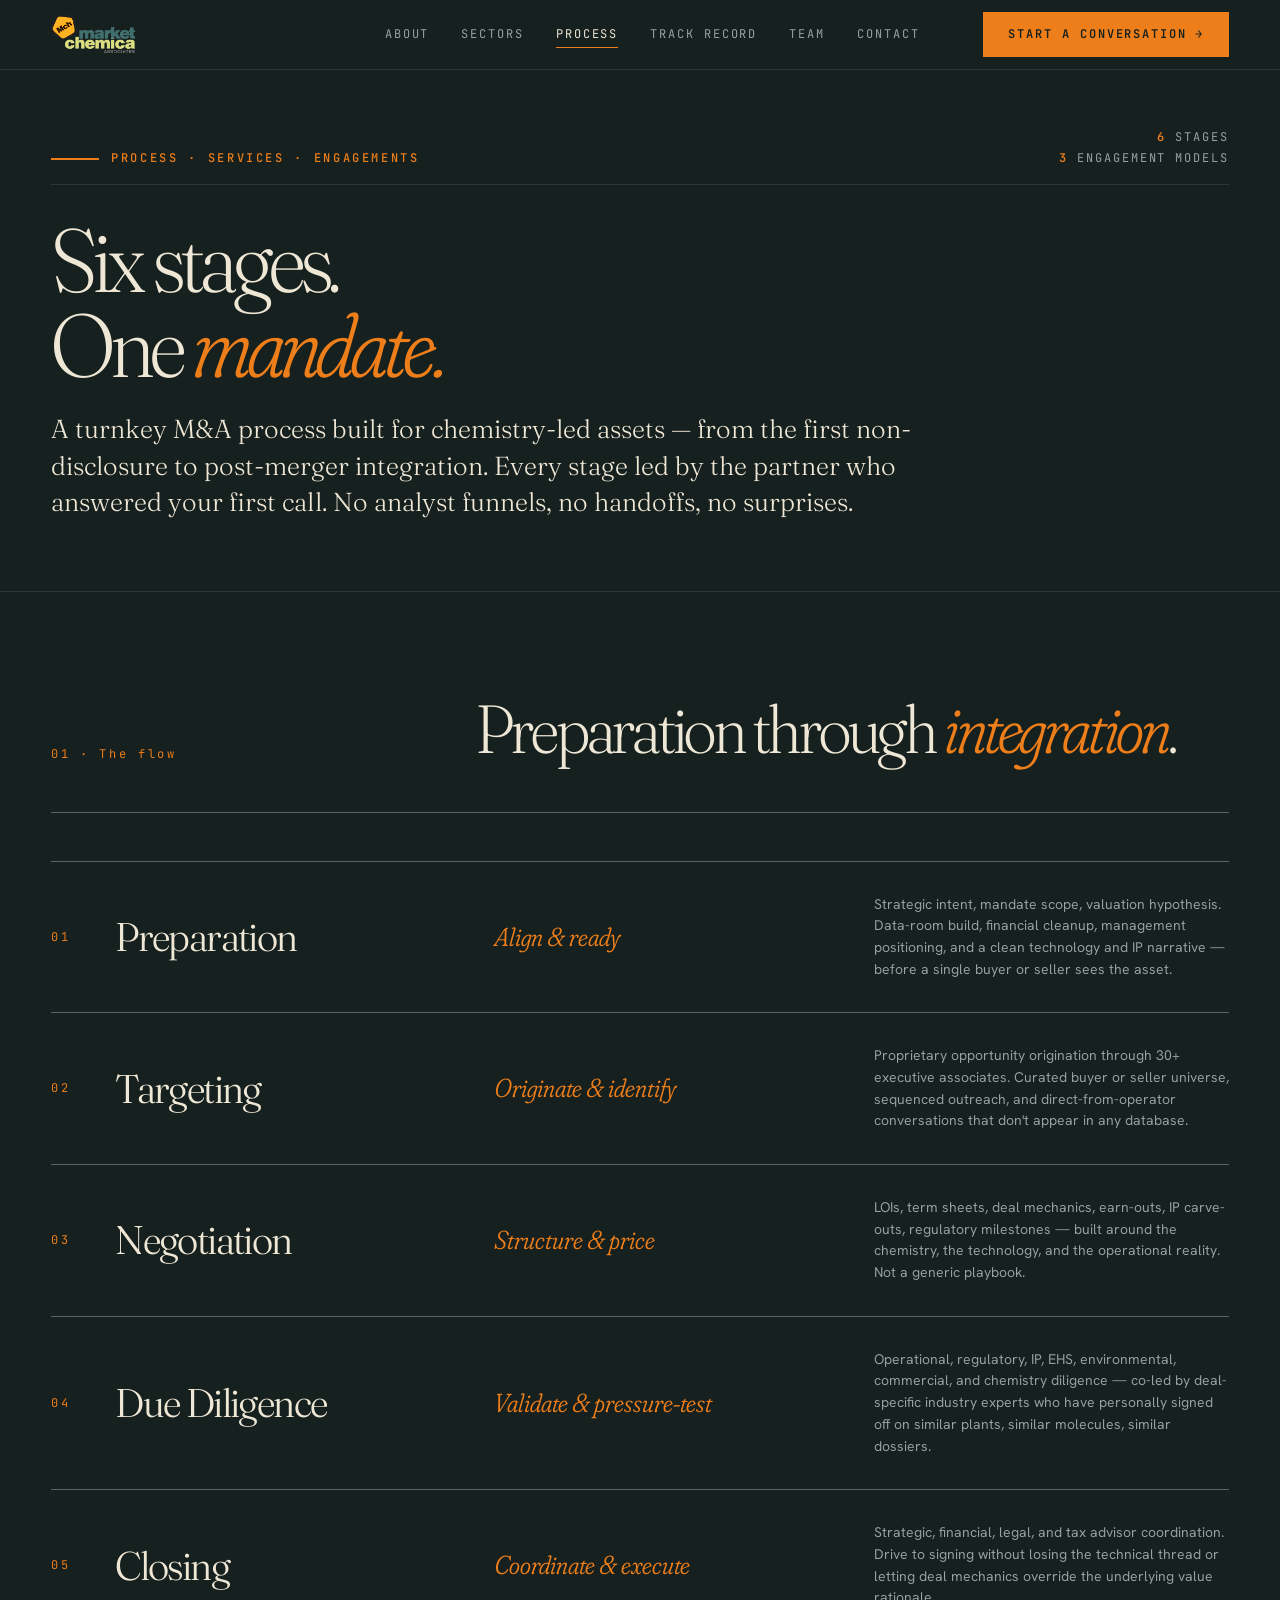
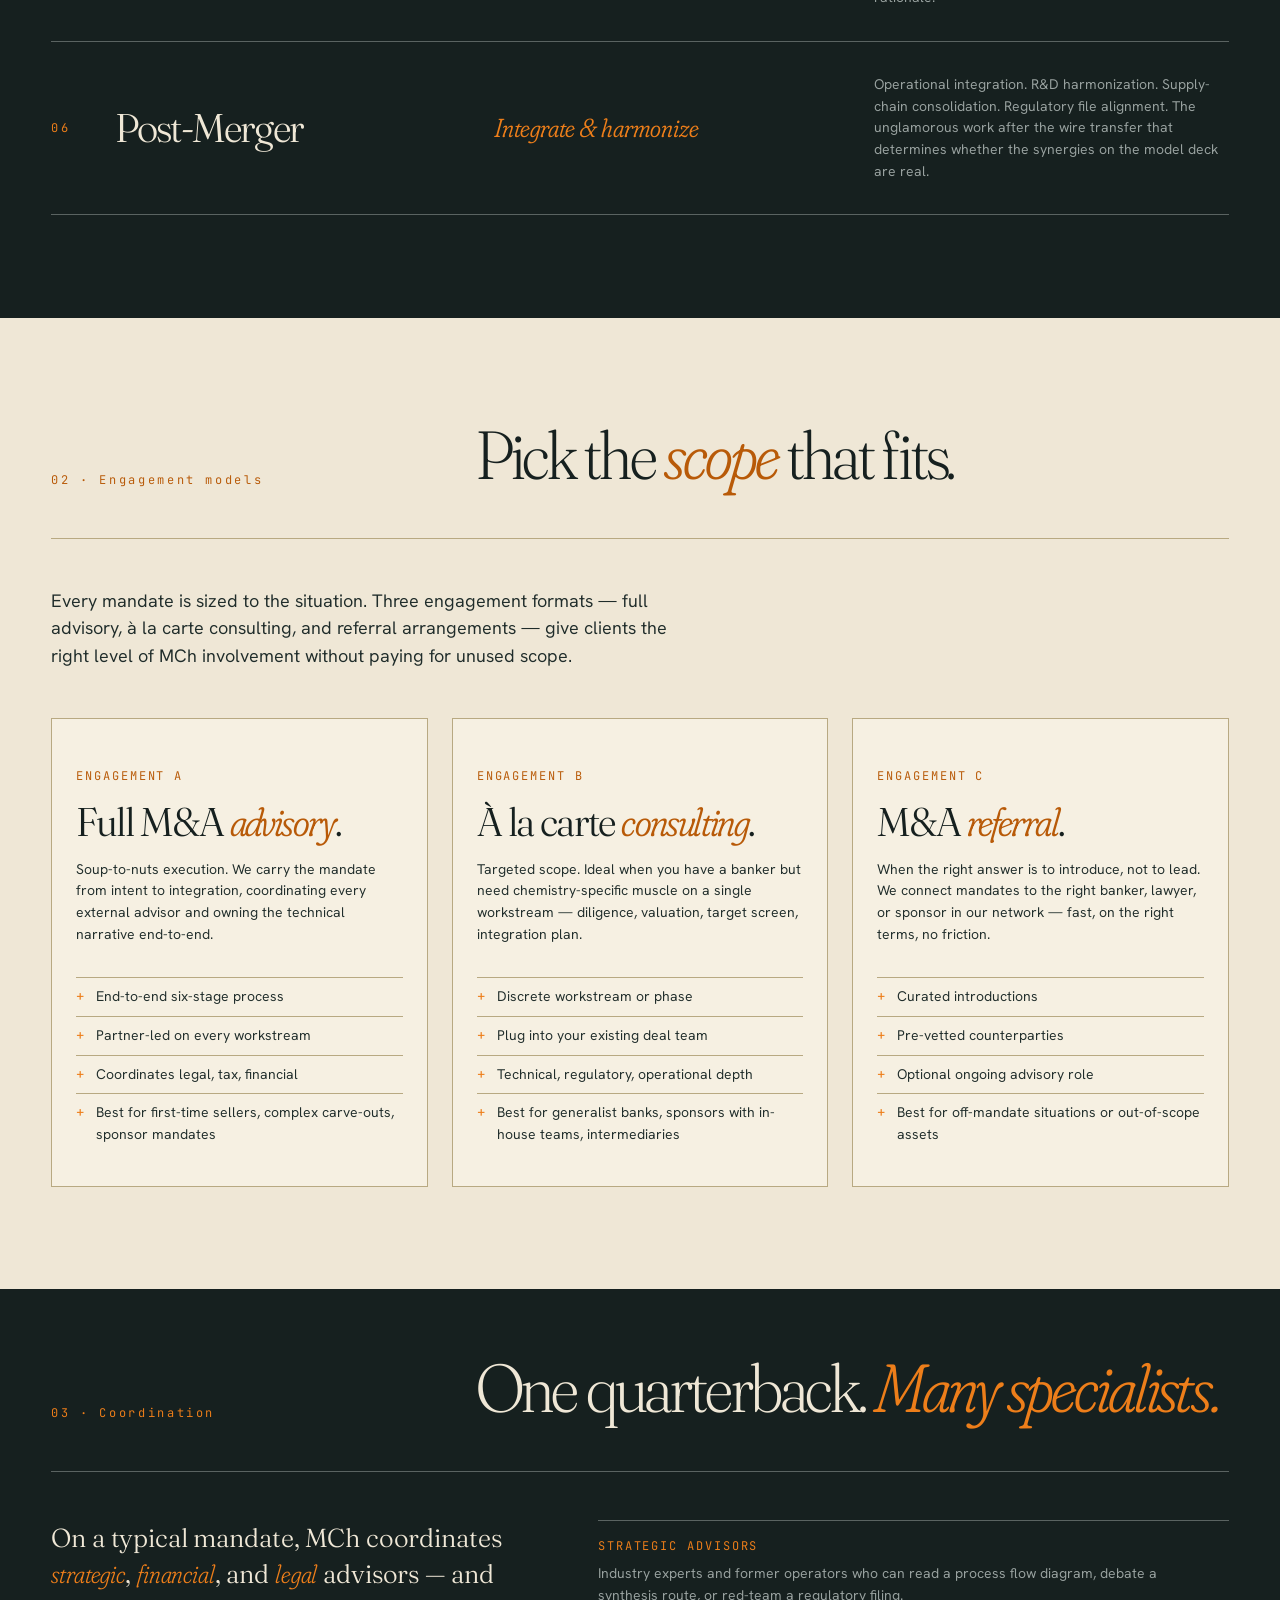
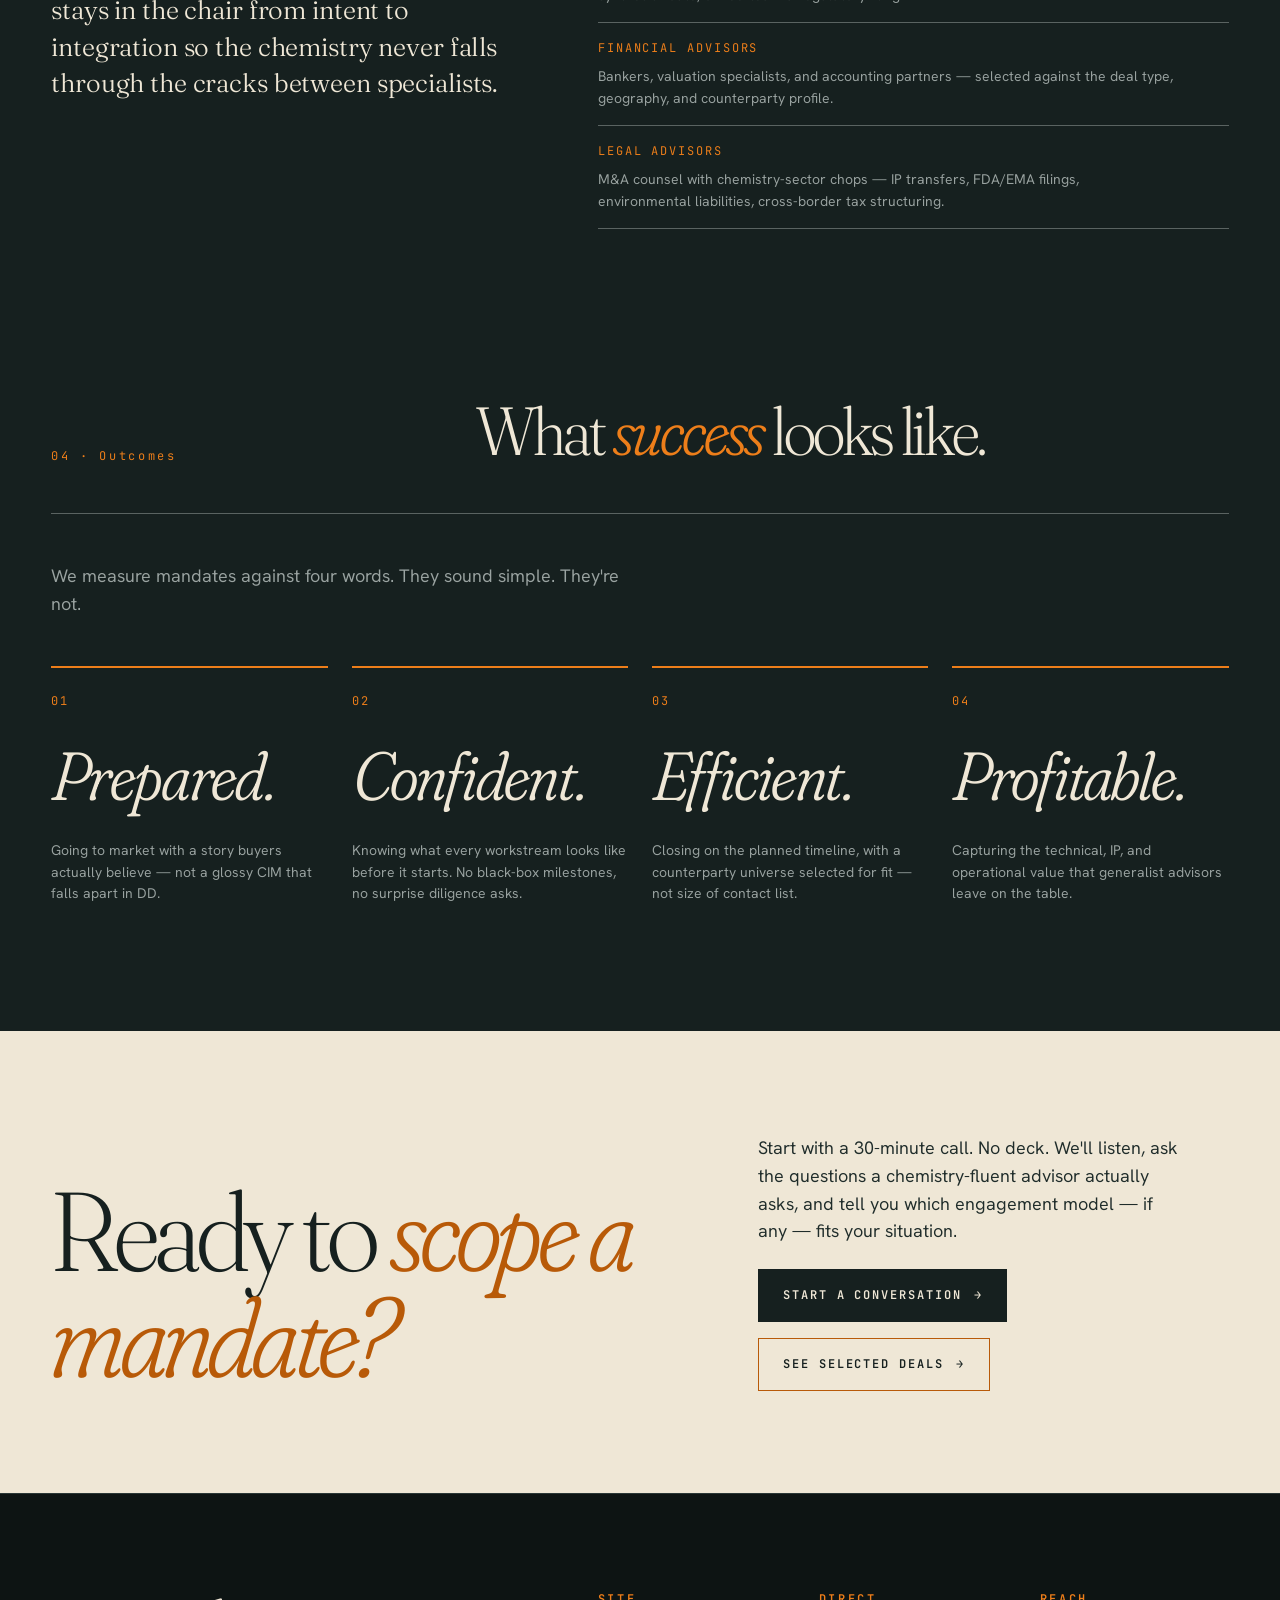
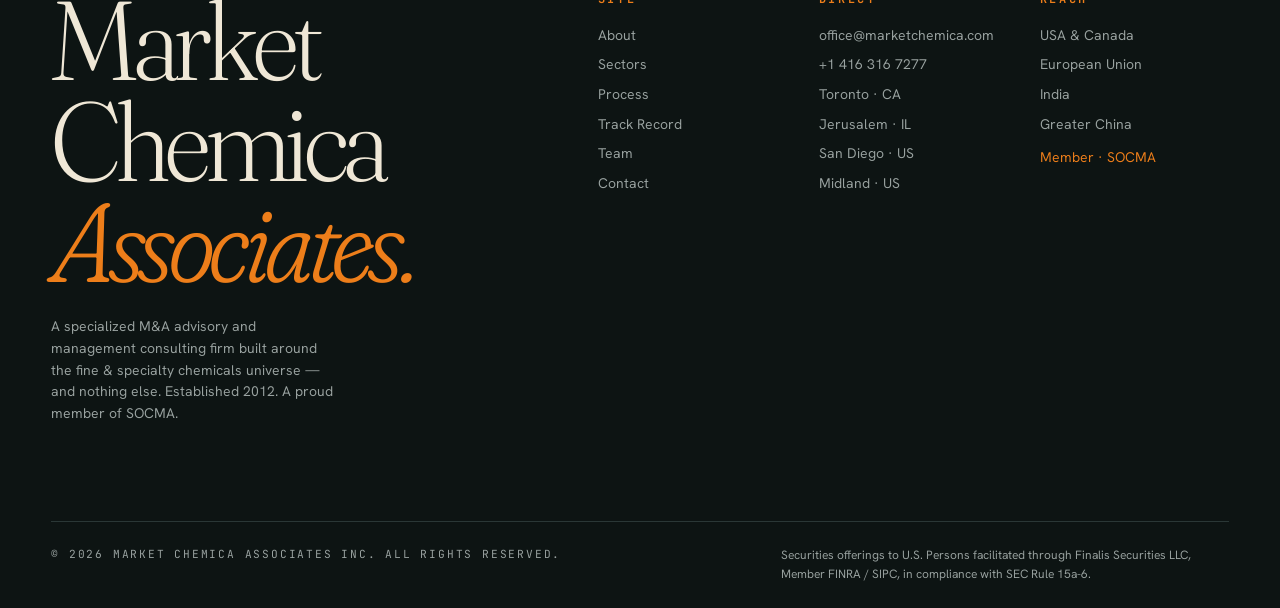
<file: process.html>
<!doctype html>
<html lang="en">
<head>
<meta charset="utf-8">
<meta name="viewport" content="width=device-width,initial-scale=1">
<title>Process &amp; Services · Market Chemica Associates</title>
<meta name="description" content="Six-stage M&amp;A process from preparation to post-merger integration. Three engagement models: full advisory, à la carte consulting, M&amp;A referral. Always partner-led.">
<meta name="theme-color" content="#16201f">
<link rel="icon" href="data:image/svg+xml,%3Csvg xmlns='http://www.w3.org/2000/svg' viewBox='0 0 60 70'%3E%3Cpolygon points='15,2 45,2 58,35 45,68 15,68 2,35' fill='%23ed7e1a' stroke='%2316201f' stroke-width='2'/%3E%3Ctext x='30' y='46' text-anchor='middle' font-family='serif' font-style='italic' font-size='26' font-weight='700' fill='%2316201f'%3EMch%3C/text%3E%3C/svg%3E">
<link rel="preconnect" href="https://fonts.googleapis.com">
<link rel="preconnect" href="https://fonts.gstatic.com" crossorigin>
<link rel="stylesheet" href="https://fonts.googleapis.com/css2?family=Fraunces:ital,opsz,wght,SOFT@0,9..144,200..900,30..100;1,9..144,200..900,30..100&family=Hanken+Grotesk:wght@300..700&family=JetBrains+Mono:wght@400;500;600&display=swap">
<link rel="stylesheet" href="assets/css/style.css">
</head>
<body data-page="process">

<header class="site-header">
  <div class="shell site-header__inner">
    <a href="index.html" class="brand" aria-label="Market Chemica Associates — home">
      <img class="brand__logo" src="assets/img/logo.png" alt="Market Chemica Associates" width="84" height="38">
    </a>
    <nav class="nav" aria-label="Primary">
      <button class="nav-toggle" aria-expanded="false" aria-controls="primary-nav" aria-label="Open navigation">
        <span class="nav-toggle__bar"></span>
      </button>
      <ul class="nav__list" id="primary-nav">
        <li><a class="nav__link" href="about.html">About</a></li>
        <li><a class="nav__link" href="sectors.html">Sectors</a></li>
        <li><a class="nav__link" href="process.html">Process</a></li>
        <li><a class="nav__link" href="track-record.html">Track Record</a></li>
        <li><a class="nav__link" href="team.html">Team</a></li>
        <li><a class="nav__link" href="contact.html">Contact</a></li>
        <li><a class="nav__cta nav__cta--mobile" href="contact.html">Start a conversation <span class="arrow" aria-hidden="true">→</span></a></li>
      </ul>
      <a class="nav__cta" href="contact.html">Start a conversation <span class="arrow" aria-hidden="true">→</span></a>
    </nav>
  </div>
</header>

<main id="main">

<!-- ============== PAGE HERO ============== -->
<section class="page-hero">
  <div class="shell">
    <div class="hero__head">
      <span class="eyebrow">Process · Services · Engagements</span>
      <div class="hero__meta">
        <div><b>6</b> stages</div>
        <div><b>3</b> engagement models</div>
      </div>
    </div>
    <h1 class="page-hero__title">Six stages.<br>One <em>mandate.</em></h1>
    <p class="page-hero__lede">
      A turnkey M&amp;A process built for chemistry-led assets — from the first non-disclosure to post-merger integration. Every stage led by the partner who answered your first call. No analyst funnels, no handoffs, no surprises.
    </p>
  </div>
</section>

<!-- ============== PROCESS FLOW ============== -->
<section class="section">
  <div class="shell">
    <div class="chapter reveal">
      <div class="chapter__num">01 · The flow</div>
      <div class="chapter__title">
        <h2>Preparation through <em class="italic-accent">integration</em>.</h2>
      </div>
    </div>

    <div class="flow">
      <div class="flow__row reveal">
        <span class="flow__num">01</span>
        <span class="flow__stage">Preparation</span>
        <span class="flow__verb italic-accent"><em>Align &amp; ready</em></span>
        <span class="flow__copy">Strategic intent, mandate scope, valuation hypothesis. Data-room build, financial cleanup, management positioning, and a clean technology and IP narrative — before a single buyer or seller sees the asset.</span>
      </div>
      <div class="flow__row reveal">
        <span class="flow__num">02</span>
        <span class="flow__stage">Targeting</span>
        <span class="flow__verb italic-accent"><em>Originate &amp; identify</em></span>
        <span class="flow__copy">Proprietary opportunity origination through 30+ executive associates. Curated buyer or seller universe, sequenced outreach, and direct-from-operator conversations that don't appear in any database.</span>
      </div>
      <div class="flow__row reveal">
        <span class="flow__num">03</span>
        <span class="flow__stage">Negotiation</span>
        <span class="flow__verb italic-accent"><em>Structure &amp; price</em></span>
        <span class="flow__copy">LOIs, term sheets, deal mechanics, earn-outs, IP carve-outs, regulatory milestones — built around the chemistry, the technology, and the operational reality. Not a generic playbook.</span>
      </div>
      <div class="flow__row reveal">
        <span class="flow__num">04</span>
        <span class="flow__stage">Due Diligence</span>
        <span class="flow__verb italic-accent"><em>Validate &amp; pressure-test</em></span>
        <span class="flow__copy">Operational, regulatory, IP, EHS, environmental, commercial, and chemistry diligence — co-led by deal-specific industry experts who have personally signed off on similar plants, similar molecules, similar dossiers.</span>
      </div>
      <div class="flow__row reveal">
        <span class="flow__num">05</span>
        <span class="flow__stage">Closing</span>
        <span class="flow__verb italic-accent"><em>Coordinate &amp; execute</em></span>
        <span class="flow__copy">Strategic, financial, legal, and tax advisor coordination. Drive to signing without losing the technical thread or letting deal mechanics override the underlying value rationale.</span>
      </div>
      <div class="flow__row reveal">
        <span class="flow__num">06</span>
        <span class="flow__stage">Post-Merger</span>
        <span class="flow__verb italic-accent"><em>Integrate &amp; harmonize</em></span>
        <span class="flow__copy">Operational integration. R&amp;D harmonization. Supply-chain consolidation. Regulatory file alignment. The unglamorous work after the wire transfer that determines whether the synergies on the model deck are real.</span>
      </div>
    </div>
  </div>
</section>

<!-- ============== ENGAGEMENT MODELS ============== -->
<section class="section section--paper">
  <div class="shell">
    <div class="chapter reveal" style="border-bottom-color: var(--rule-paper);">
      <div class="chapter__num" style="color: var(--orange-deep);">02 · Engagement models</div>
      <div class="chapter__title">
        <h2 style="color: var(--ink);">Pick the <em style="color: var(--orange-deep);">scope</em> that fits.</h2>
      </div>
    </div>

    <p style="margin-top: var(--s-7); max-width: 64ch; color: var(--ink-soft); font-size: var(--fs-md); line-height: 1.55;">
      Every mandate is sized to the situation. Three engagement formats — full advisory, à la carte consulting, and referral arrangements — give clients the right level of MCh involvement without paying for unused scope.
    </p>

    <div class="engagement reveal" style="margin-top: var(--s-7);">

      <article class="eng-card" style="border-color: var(--rule-paper); background: var(--paper-soft);">
        <span class="mono" style="color: var(--orange-deep);">Engagement A</span>
        <h3 class="eng-card__title" style="color: var(--ink);">Full M&amp;A <em style="color: var(--orange-deep); font-style: italic;">advisory</em>.</h3>
        <p style="color: var(--ink-soft); font-size: var(--fs-sm);">Soup-to-nuts execution. We carry the mandate from intent to integration, coordinating every external advisor and owning the technical narrative end-to-end.</p>
        <ul class="eng-card__list" style="color: var(--ink-soft);">
          <li style="border-color: var(--rule-paper);"><span>End-to-end six-stage process</span></li>
          <li style="border-color: var(--rule-paper);"><span>Partner-led on every workstream</span></li>
          <li style="border-color: var(--rule-paper);"><span>Coordinates legal, tax, financial</span></li>
          <li style="border-color: var(--rule-paper);"><span>Best for first-time sellers, complex carve-outs, sponsor mandates</span></li>
        </ul>
      </article>

      <article class="eng-card" style="border-color: var(--rule-paper); background: var(--paper-soft);">
        <span class="mono" style="color: var(--orange-deep);">Engagement B</span>
        <h3 class="eng-card__title" style="color: var(--ink);">À la carte <em style="color: var(--orange-deep); font-style: italic;">consulting</em>.</h3>
        <p style="color: var(--ink-soft); font-size: var(--fs-sm);">Targeted scope. Ideal when you have a banker but need chemistry-specific muscle on a single workstream — diligence, valuation, target screen, integration plan.</p>
        <ul class="eng-card__list" style="color: var(--ink-soft);">
          <li style="border-color: var(--rule-paper);"><span>Discrete workstream or phase</span></li>
          <li style="border-color: var(--rule-paper);"><span>Plug into your existing deal team</span></li>
          <li style="border-color: var(--rule-paper);"><span>Technical, regulatory, operational depth</span></li>
          <li style="border-color: var(--rule-paper);"><span>Best for generalist banks, sponsors with in-house teams, intermediaries</span></li>
        </ul>
      </article>

      <article class="eng-card" style="border-color: var(--rule-paper); background: var(--paper-soft);">
        <span class="mono" style="color: var(--orange-deep);">Engagement C</span>
        <h3 class="eng-card__title" style="color: var(--ink);">M&amp;A <em style="color: var(--orange-deep); font-style: italic;">referral</em>.</h3>
        <p style="color: var(--ink-soft); font-size: var(--fs-sm);">When the right answer is to introduce, not to lead. We connect mandates to the right banker, lawyer, or sponsor in our network — fast, on the right terms, no friction.</p>
        <ul class="eng-card__list" style="color: var(--ink-soft);">
          <li style="border-color: var(--rule-paper);"><span>Curated introductions</span></li>
          <li style="border-color: var(--rule-paper);"><span>Pre-vetted counterparties</span></li>
          <li style="border-color: var(--rule-paper);"><span>Optional ongoing advisory role</span></li>
          <li style="border-color: var(--rule-paper);"><span>Best for off-mandate situations or out-of-scope assets</span></li>
        </ul>
      </article>

    </div>
  </div>
</section>

<!-- ============== COORDINATION ============== -->
<section class="section section--tight">
  <div class="shell">
    <div class="chapter reveal">
      <div class="chapter__num">03 · Coordination</div>
      <div class="chapter__title">
        <h2>One quarterback. <em class="italic-accent">Many specialists.</em></h2>
      </div>
    </div>

    <div class="body-2col" style="margin-top: var(--s-7);">
      <div>
        <p class="lede reveal">
          On a typical mandate, MCh coordinates <em class="italic-accent">strategic</em>, <em class="italic-accent">financial</em>, and <em class="italic-accent">legal</em> advisors — and stays in the chair from intent to integration so the chemistry never falls through the cracks between specialists.
        </p>
      </div>
      <div class="reveal" data-delay="1">
        <ul style="list-style: none;">
          <li style="border-top: 1px solid var(--rule); padding-block: var(--s-4);">
            <p class="mono" style="color: var(--orange);">Strategic advisors</p>
            <p style="margin-top: var(--s-2); color: var(--text-mute); font-size: var(--fs-sm);">Industry experts and former operators who can read a process flow diagram, debate a synthesis route, or red-team a regulatory filing.</p>
          </li>
          <li style="border-top: 1px solid var(--rule); padding-block: var(--s-4);">
            <p class="mono" style="color: var(--orange);">Financial advisors</p>
            <p style="margin-top: var(--s-2); color: var(--text-mute); font-size: var(--fs-sm);">Bankers, valuation specialists, and accounting partners — selected against the deal type, geography, and counterparty profile.</p>
          </li>
          <li style="border-top: 1px solid var(--rule); border-bottom: 1px solid var(--rule); padding-block: var(--s-4);">
            <p class="mono" style="color: var(--orange);">Legal advisors</p>
            <p style="margin-top: var(--s-2); color: var(--text-mute); font-size: var(--fs-sm);">M&amp;A counsel with chemistry-sector chops — IP transfers, FDA/EMA filings, environmental liabilities, cross-border tax structuring.</p>
          </li>
        </ul>
      </div>
    </div>
  </div>
</section>

<!-- ============== OUTCOMES ============== -->
<section class="section">
  <div class="shell">
    <div class="chapter reveal">
      <div class="chapter__num">04 · Outcomes</div>
      <div class="chapter__title">
        <h2>What <em class="italic-accent">success</em> looks like.</h2>
      </div>
    </div>

    <p style="margin-top: var(--s-7); max-width: 60ch; color: var(--text-mute); font-size: var(--fs-md); line-height: 1.55;">
      We measure mandates against four words. They sound simple. They're not.
    </p>

    <div class="outcomes reveal">
      <article class="outcome">
        <p class="outcome__num">01</p>
        <p class="outcome__word">Prepared.</p>
        <p style="margin-top: var(--s-3); color: var(--text-mute); font-size: var(--fs-sm); line-height: 1.55;">Going to market with a story buyers actually believe — not a glossy CIM that falls apart in DD.</p>
      </article>
      <article class="outcome" data-delay="1">
        <p class="outcome__num">02</p>
        <p class="outcome__word">Confident.</p>
        <p style="margin-top: var(--s-3); color: var(--text-mute); font-size: var(--fs-sm); line-height: 1.55;">Knowing what every workstream looks like before it starts. No black-box milestones, no surprise diligence asks.</p>
      </article>
      <article class="outcome" data-delay="2">
        <p class="outcome__num">03</p>
        <p class="outcome__word">Efficient.</p>
        <p style="margin-top: var(--s-3); color: var(--text-mute); font-size: var(--fs-sm); line-height: 1.55;">Closing on the planned timeline, with a counterparty universe selected for fit — not size of contact list.</p>
      </article>
      <article class="outcome" data-delay="3">
        <p class="outcome__num">04</p>
        <p class="outcome__word">Profitable.</p>
        <p style="margin-top: var(--s-3); color: var(--text-mute); font-size: var(--fs-sm); line-height: 1.55;">Capturing the technical, IP, and operational value that generalist advisors leave on the table.</p>
      </article>
    </div>
  </div>
</section>

<!-- ============== CTA BAND ============== -->
<section class="cta-band">
  <div class="shell cta-band__inner">
    <h2 class="cta-band__title">Ready to <em>scope a mandate?</em></h2>
    <div>
      <p class="cta-band__copy">Start with a 30-minute call. No deck. We'll listen, ask the questions a chemistry-fluent advisor actually asks, and tell you which engagement model — if any — fits your situation.</p>
      <div style="margin-top: var(--s-5); display: flex; gap: var(--s-4); flex-wrap: wrap;">
        <a class="btn btn--primary" href="contact.html">Start a conversation <span class="arrow" aria-hidden="true">→</span></a>
        <a class="btn btn--ghost" href="track-record.html">See selected deals <span class="arrow" aria-hidden="true">→</span></a>
      </div>
    </div>
  </div>
</section>

</main>

<footer class="site-footer">
  <div class="shell">
    <div class="footer-grid">
      <div>
        <p class="footer-mark">Market<br>Chemica<br><em>Associates.</em></p>
        <p class="footer-tag">A specialized M&amp;A advisory and management consulting firm built around the fine &amp; specialty chemicals universe — and nothing else. Established 2012. A proud member of SOCMA.</p>
      </div>
      <div class="footer-cols">
        <div class="footer-col">
          <h5>Site</h5>
          <ul>
            <li><a href="about.html">About</a></li>
            <li><a href="sectors.html">Sectors</a></li>
            <li><a href="process.html">Process</a></li>
            <li><a href="track-record.html">Track Record</a></li>
            <li><a href="team.html">Team</a></li>
            <li><a href="contact.html">Contact</a></li>
          </ul>
        </div>
        <div class="footer-col">
          <h5>Direct</h5>
          <ul>
            <li><a href="mailto:office@marketchemica.com">office@marketchemica.com</a></li>
            <li><a href="tel:+14163167277">+1 416 316 7277</a></li>
            <li>Toronto · CA</li>
            <li>Jerusalem · IL</li>
            <li>San Diego · US</li>
            <li>Midland · US</li>
          </ul>
        </div>
        <div class="footer-col">
          <h5>Reach</h5>
          <ul>
            <li>USA &amp; Canada</li>
            <li>European Union</li>
            <li>India</li>
            <li>Greater China</li>
            <li style="margin-top: var(--s-3); color: var(--orange);">Member · SOCMA</li>
          </ul>
        </div>
      </div>
    </div>
    <div class="footer-bar">
      <span>© <span data-year>2026</span> Market Chemica Associates Inc. All rights reserved.</span>
      <span class="footer-bar__legal">Securities offerings to U.S. Persons facilitated through Finalis Securities LLC, Member FINRA / SIPC, in compliance with SEC Rule 15a-6.</span>
    </div>
  </div>
</footer>

<script src="assets/js/main.js" defer></script>
</body>
</html>
</file>
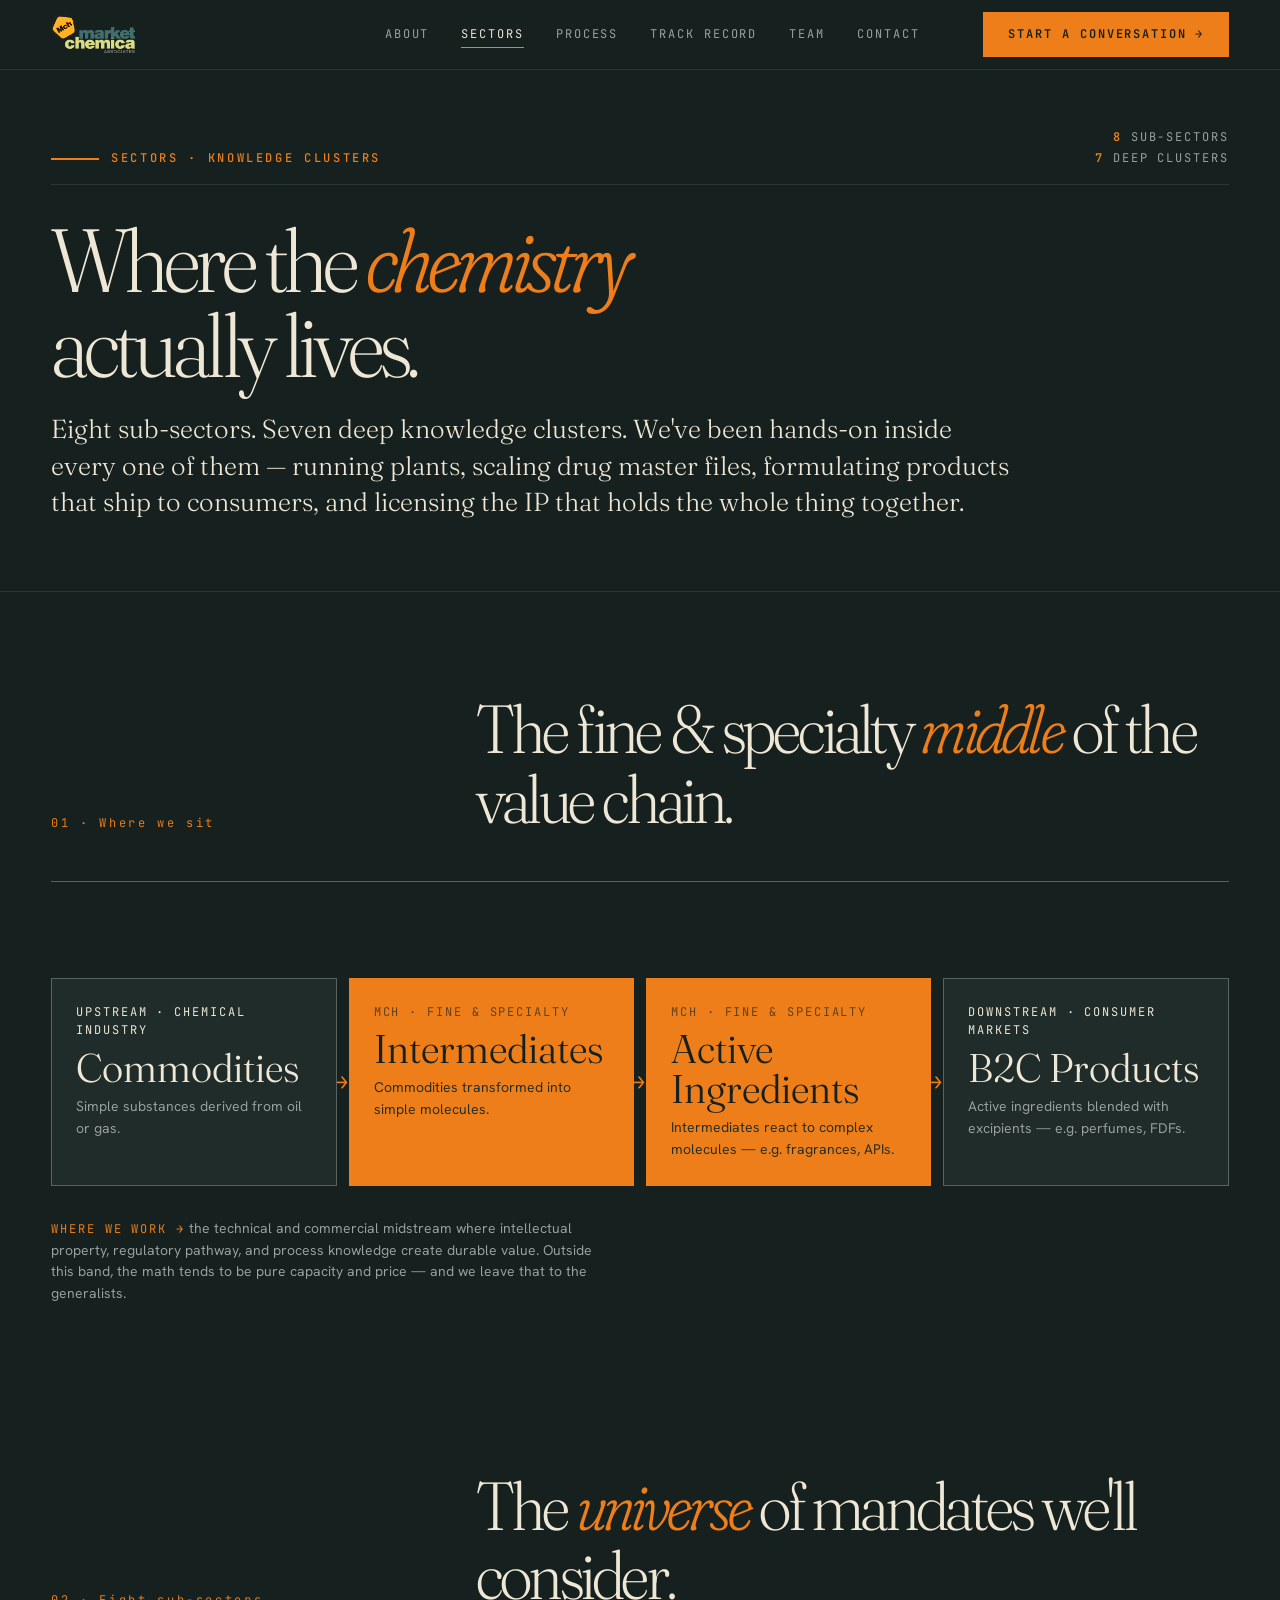
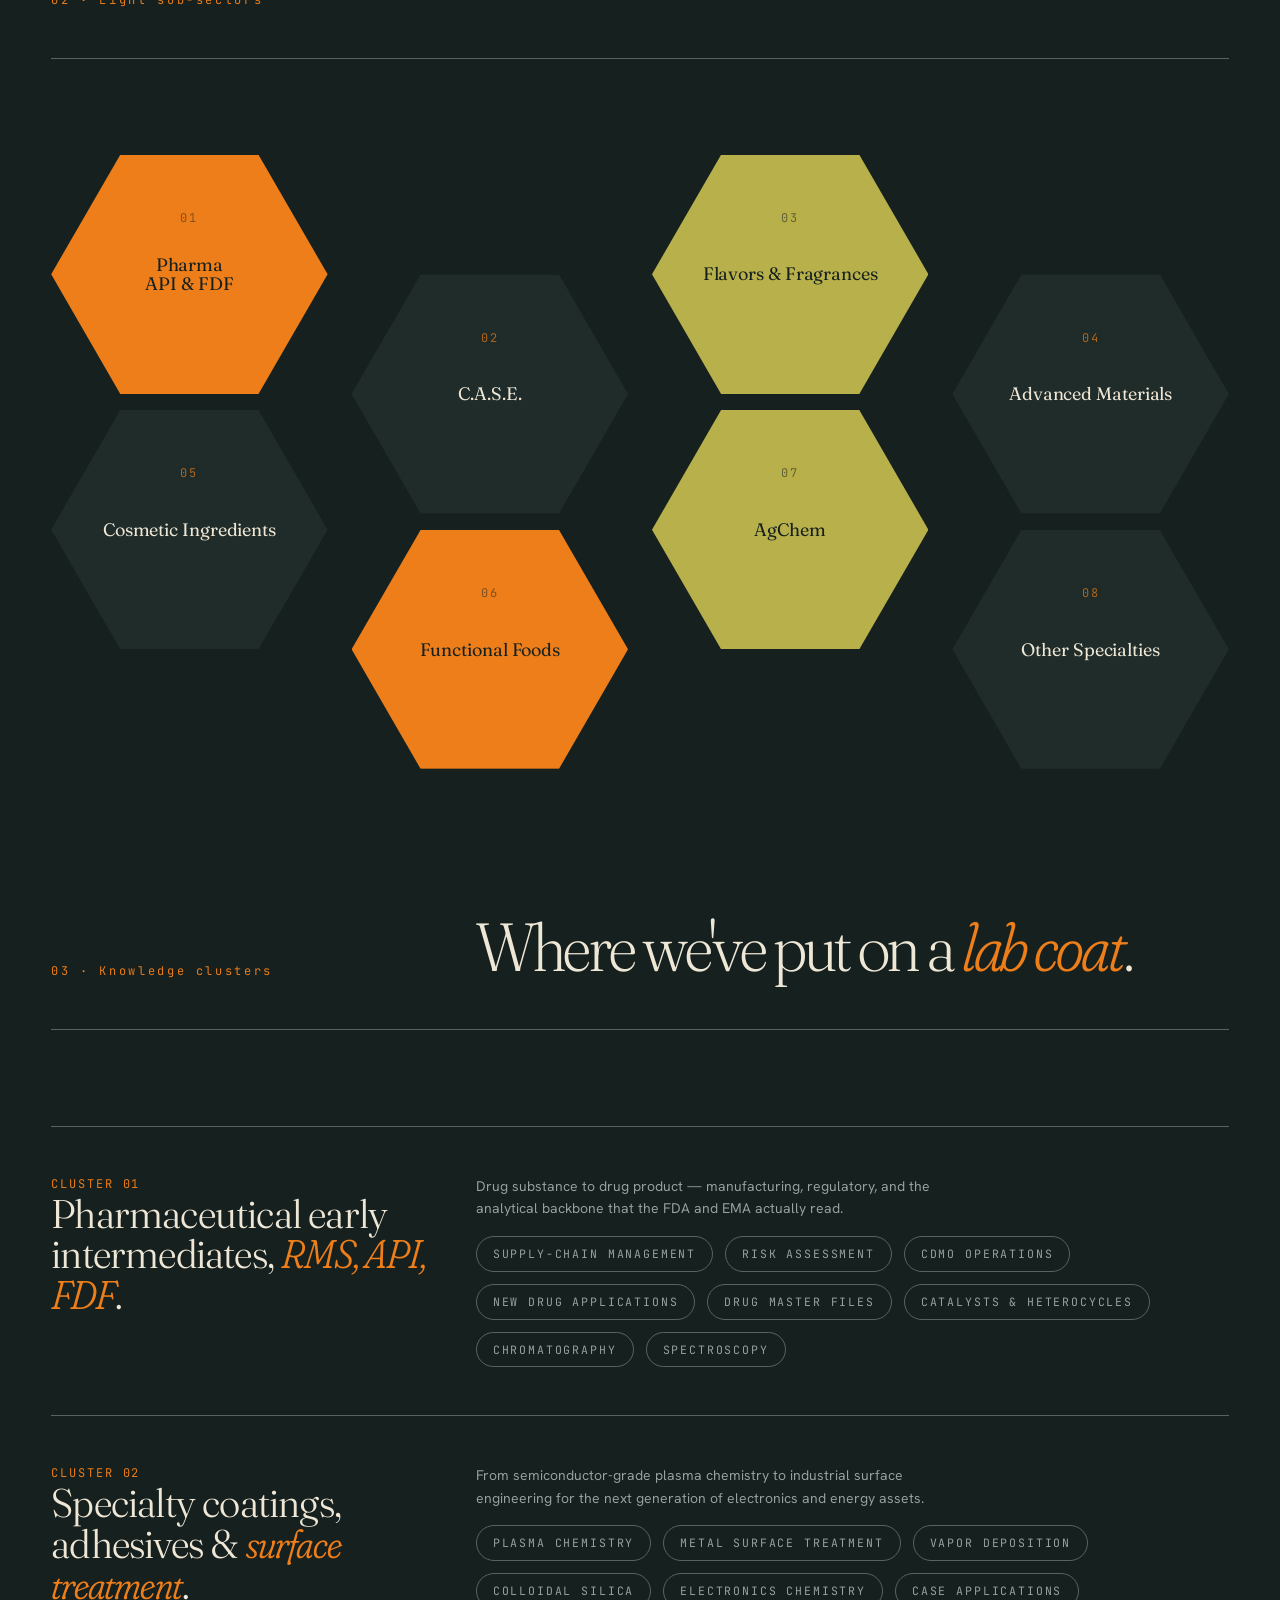
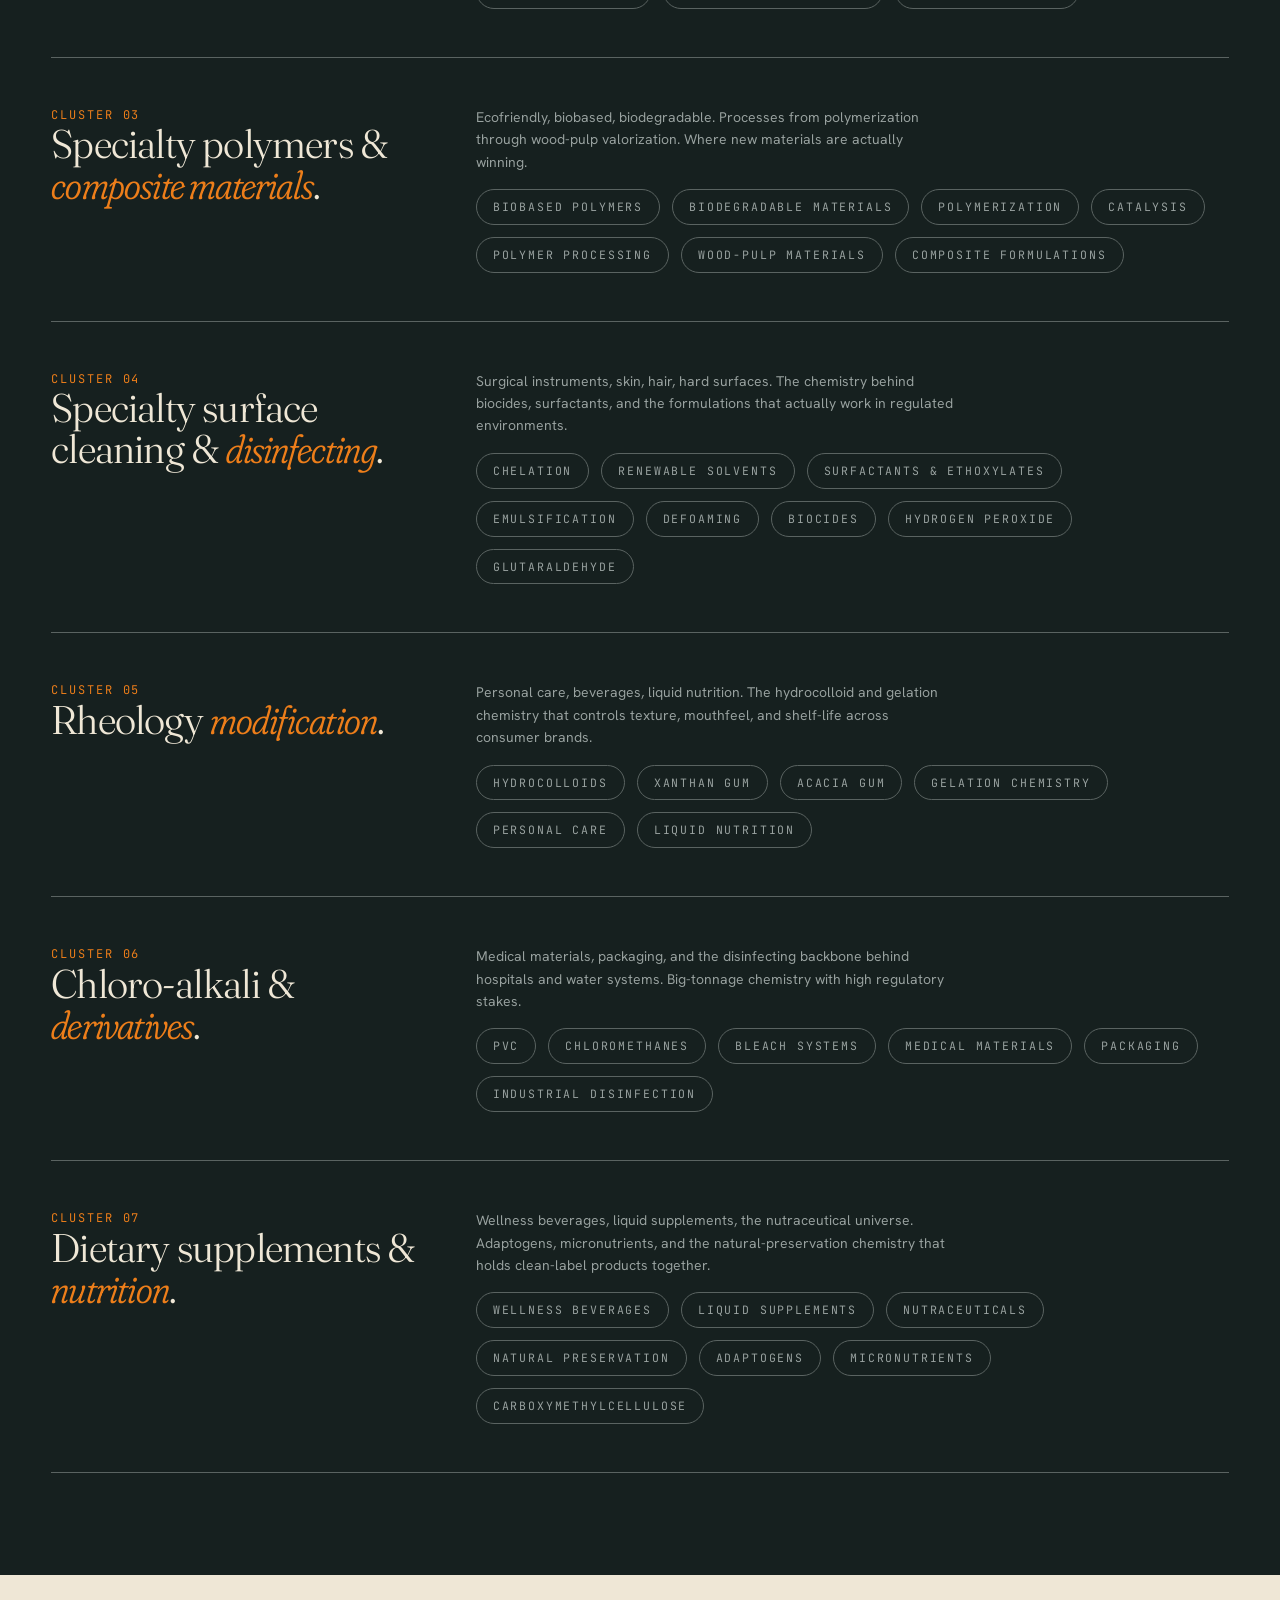
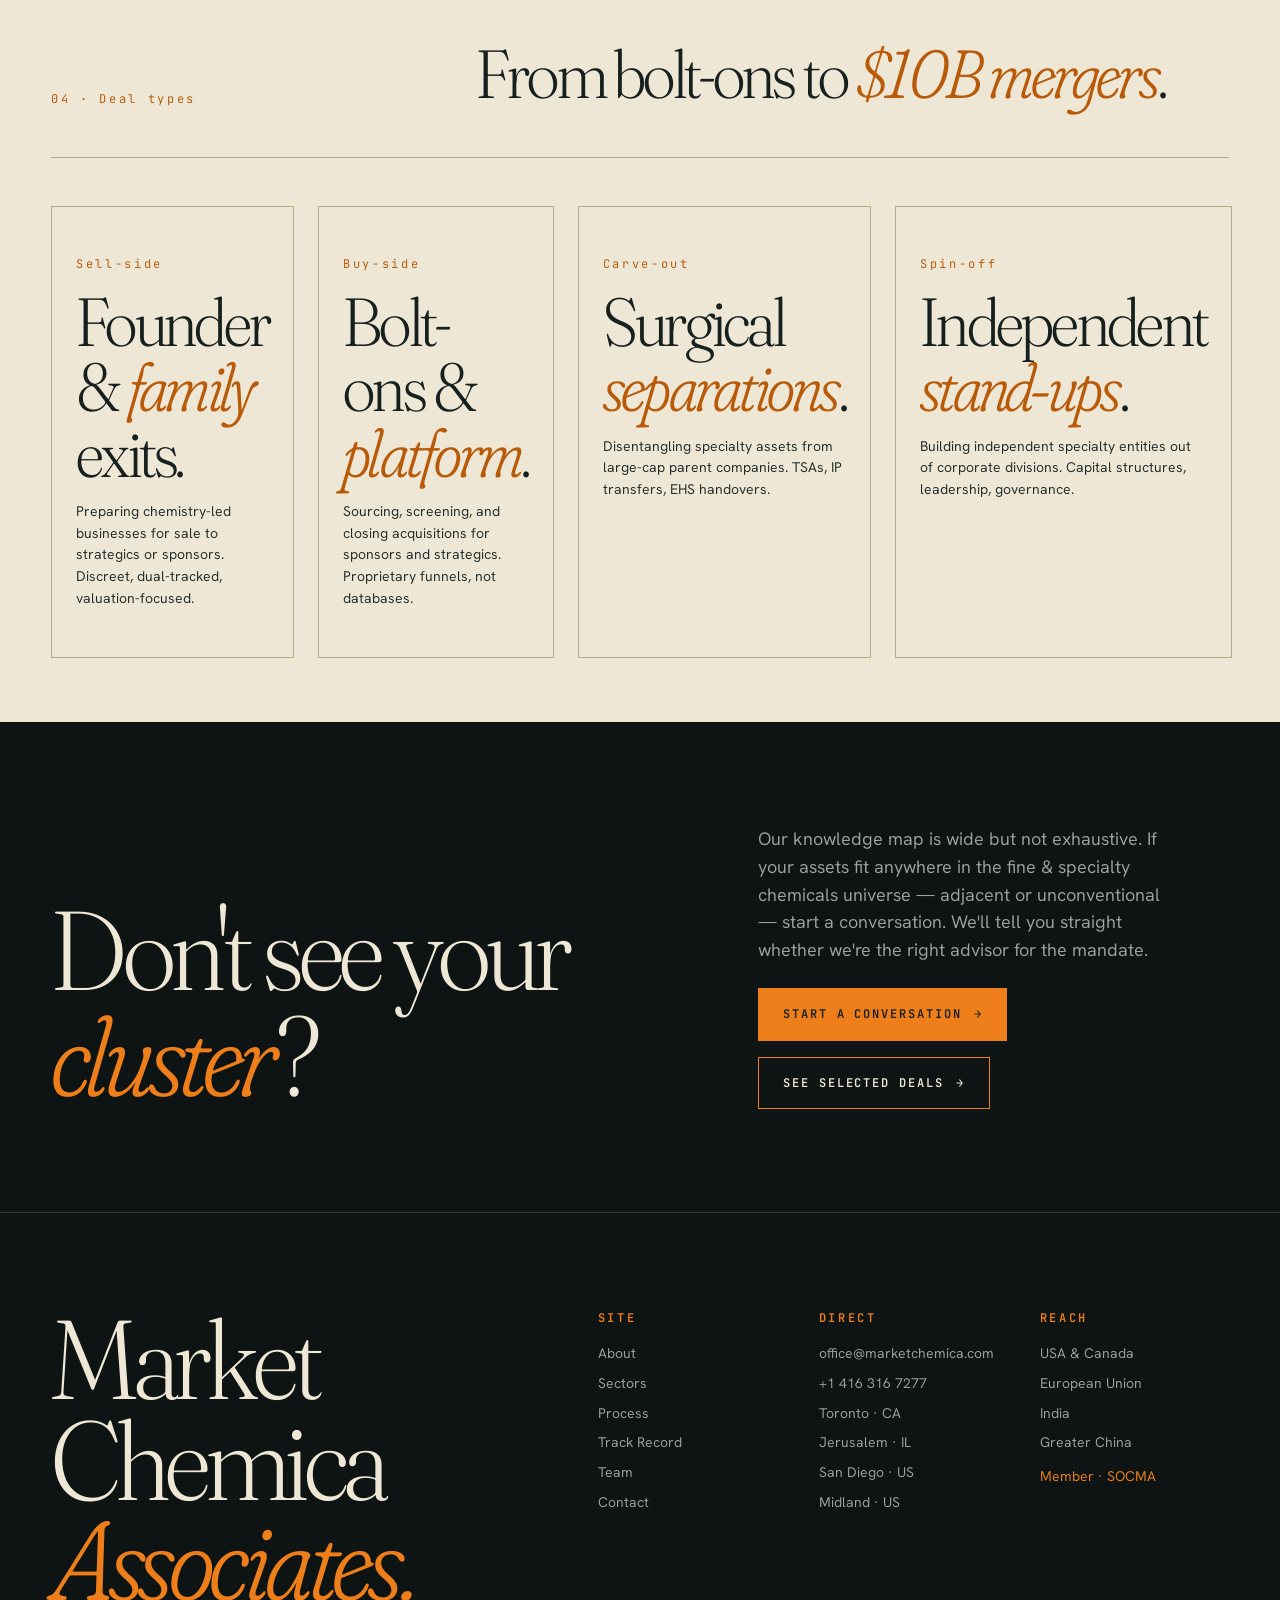
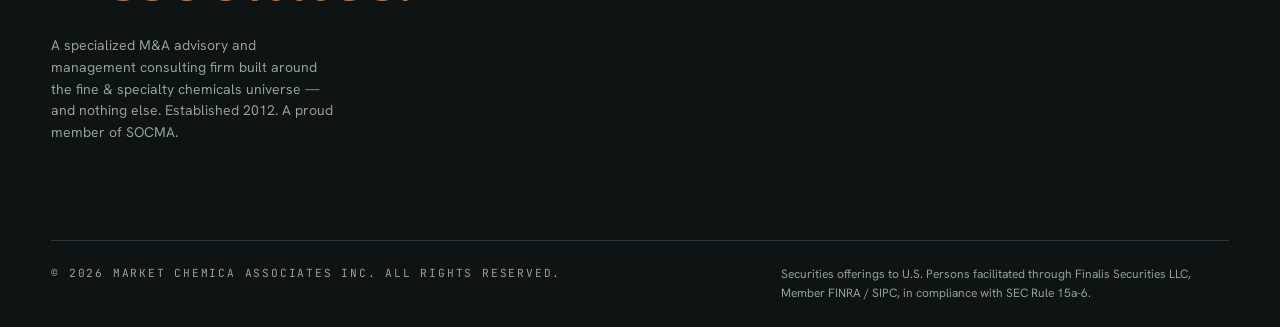
<file: sectors.html>
<!doctype html>
<html lang="en">
<head>
<meta charset="utf-8">
<meta name="viewport" content="width=device-width,initial-scale=1">
<title>Sectors &amp; Knowledge Clusters · Market Chemica Associates</title>
<meta name="description" content="Eight sub-sectors and seven deep knowledge clusters across pharmaceutical intermediates, specialty coatings, polymers, surface cleaning, rheology, chloro-alkali, and dietary supplements.">
<meta name="theme-color" content="#16201f">
<link rel="icon" href="data:image/svg+xml,%3Csvg xmlns='http://www.w3.org/2000/svg' viewBox='0 0 60 70'%3E%3Cpolygon points='15,2 45,2 58,35 45,68 15,68 2,35' fill='%23ed7e1a' stroke='%2316201f' stroke-width='2'/%3E%3Ctext x='30' y='46' text-anchor='middle' font-family='serif' font-style='italic' font-size='26' font-weight='700' fill='%2316201f'%3EMch%3C/text%3E%3C/svg%3E">
<link rel="preconnect" href="https://fonts.googleapis.com">
<link rel="preconnect" href="https://fonts.gstatic.com" crossorigin>
<link rel="stylesheet" href="https://fonts.googleapis.com/css2?family=Fraunces:ital,opsz,wght,SOFT@0,9..144,200..900,30..100;1,9..144,200..900,30..100&family=Hanken+Grotesk:wght@300..700&family=JetBrains+Mono:wght@400;500;600&display=swap">
<link rel="stylesheet" href="assets/css/style.css">
</head>
<body data-page="sectors">

<header class="site-header">
  <div class="shell site-header__inner">
    <a href="index.html" class="brand" aria-label="Market Chemica Associates — home">
      <img class="brand__logo" src="assets/img/logo.png" alt="Market Chemica Associates" width="84" height="38">
    </a>
    <nav class="nav" aria-label="Primary">
      <button class="nav-toggle" aria-expanded="false" aria-controls="primary-nav" aria-label="Open navigation">
        <span class="nav-toggle__bar"></span>
      </button>
      <ul class="nav__list" id="primary-nav">
        <li><a class="nav__link" href="about.html">About</a></li>
        <li><a class="nav__link" href="sectors.html">Sectors</a></li>
        <li><a class="nav__link" href="process.html">Process</a></li>
        <li><a class="nav__link" href="track-record.html">Track Record</a></li>
        <li><a class="nav__link" href="team.html">Team</a></li>
        <li><a class="nav__link" href="contact.html">Contact</a></li>
        <li><a class="nav__cta nav__cta--mobile" href="contact.html">Start a conversation <span class="arrow" aria-hidden="true">→</span></a></li>
      </ul>
      <a class="nav__cta" href="contact.html">Start a conversation <span class="arrow" aria-hidden="true">→</span></a>
    </nav>
  </div>
</header>

<main id="main">

<!-- ============== PAGE HERO ============== -->
<section class="page-hero">
  <div class="shell">
    <div class="hero__head">
      <span class="eyebrow">Sectors · Knowledge clusters</span>
      <div class="hero__meta">
        <div><b>8</b> sub-sectors</div>
        <div><b>7</b> deep clusters</div>
      </div>
    </div>
    <h1 class="page-hero__title">Where the <em>chemistry</em> actually lives.</h1>
    <p class="page-hero__lede">
      Eight sub-sectors. Seven deep knowledge clusters. We've been hands-on inside every one of them — running plants, scaling drug master files, formulating products that ship to consumers, and licensing the IP that holds the whole thing together.
    </p>
  </div>
</section>

<!-- ============== VALUE CHAIN ============== -->
<section class="section">
  <div class="shell">
    <div class="chapter reveal">
      <div class="chapter__num">01 · Where we sit</div>
      <div class="chapter__title">
        <h2>The fine &amp; specialty <em class="italic-accent">middle</em> of the value chain.</h2>
      </div>
    </div>

    <div class="chain reveal" style="margin-top: var(--s-9);">
      <div class="chain__node">
        <span class="mono">Upstream · Chemical Industry</span>
        <span class="chain__label">Commodities</span>
        <span class="chain__copy">Simple substances derived from oil or gas.</span>
      </div>
      <div class="chain__node chain__node--accent">
        <span class="mono">Mch · Fine &amp; Specialty</span>
        <span class="chain__label">Intermediates</span>
        <span class="chain__copy">Commodities transformed into simple molecules.</span>
      </div>
      <div class="chain__node chain__node--accent">
        <span class="mono">Mch · Fine &amp; Specialty</span>
        <span class="chain__label">Active Ingredients</span>
        <span class="chain__copy">Intermediates react to complex molecules — e.g. fragrances, APIs.</span>
      </div>
      <div class="chain__node">
        <span class="mono">Downstream · Consumer Markets</span>
        <span class="chain__label">B2C Products</span>
        <span class="chain__copy">Active ingredients blended with excipients — e.g. perfumes, FDFs.</span>
      </div>
    </div>

    <p style="margin-top: var(--s-6); max-width: 70ch; color: var(--text-mute); font-size: var(--fs-sm); line-height: 1.55;">
      <span class="mono" style="color: var(--orange);">Where we work →</span> the technical and commercial midstream where intellectual property, regulatory pathway, and process knowledge create durable value. Outside this band, the math tends to be pure capacity and price — and we leave that to the generalists.
    </p>
  </div>
</section>

<!-- ============== SUB-SECTORS HEX CLUSTER ============== -->
<section class="section section--tight">
  <div class="shell">
    <div class="chapter reveal">
      <div class="chapter__num">02 · Eight sub-sectors</div>
      <div class="chapter__title">
        <h2>The <em class="italic-accent">universe</em> of mandates we'll consider.</h2>
      </div>
    </div>

    <div class="sector-grid sector-grid--offset" style="margin-top: var(--s-9); margin-bottom: var(--s-9);">
      <div id="pharma"     class="sector-cell sector-cell--accent reveal" data-num="01">Pharma <br>API &amp; FDF</div>
      <div id="case"       class="sector-cell reveal" data-delay="1" data-num="02">C.A.S.E.</div>
      <div id="flavors"    class="sector-cell sector-cell--olive reveal" data-delay="2" data-num="03">Flavors &amp; Fragrances</div>
      <div id="materials"  class="sector-cell reveal" data-delay="3" data-num="04">Advanced Materials</div>
      <div id="cosmetic"   class="sector-cell reveal" data-num="05">Cosmetic Ingredients</div>
      <div id="functional" class="sector-cell sector-cell--accent reveal" data-delay="1" data-num="06">Functional Foods</div>
      <div id="agchem"     class="sector-cell sector-cell--olive reveal" data-delay="2" data-num="07">AgChem</div>
      <div id="other"      class="sector-cell reveal" data-delay="3" data-num="08">Other Specialties</div>
    </div>
  </div>
</section>

<!-- ============== KNOWLEDGE CLUSTERS ============== -->
<section class="section">
  <div class="shell">
    <div class="chapter reveal">
      <div class="chapter__num">03 · Knowledge clusters</div>
      <div class="chapter__title">
        <h2>Where we've put on a <em class="italic-accent">lab coat</em>.</h2>
      </div>
    </div>

    <div class="cluster-list" style="margin-top: var(--s-9);">

      <article class="cluster-item reveal">
        <div>
          <p class="mono" style="color: var(--orange);">Cluster 01</p>
          <h3 class="cluster-item__title">Pharmaceutical early intermediates, <em>RMS, API, FDF</em>.</h3>
        </div>
        <div>
          <p class="cluster-item__lead">Drug substance to drug product — manufacturing, regulatory, and the analytical backbone that the FDA and EMA actually read.</p>
          <div class="cluster-item__topics">
            <span class="topic-chip">Supply-chain management</span>
            <span class="topic-chip">Risk assessment</span>
            <span class="topic-chip">CDMO operations</span>
            <span class="topic-chip">New Drug Applications</span>
            <span class="topic-chip">Drug Master Files</span>
            <span class="topic-chip">Catalysts &amp; heterocycles</span>
            <span class="topic-chip">Chromatography</span>
            <span class="topic-chip">Spectroscopy</span>
          </div>
        </div>
      </article>

      <article class="cluster-item reveal">
        <div>
          <p class="mono" style="color: var(--orange);">Cluster 02</p>
          <h3 class="cluster-item__title">Specialty coatings, adhesives &amp; <em>surface treatment</em>.</h3>
        </div>
        <div>
          <p class="cluster-item__lead">From semiconductor-grade plasma chemistry to industrial surface engineering for the next generation of electronics and energy assets.</p>
          <div class="cluster-item__topics">
            <span class="topic-chip">Plasma chemistry</span>
            <span class="topic-chip">Metal surface treatment</span>
            <span class="topic-chip">Vapor deposition</span>
            <span class="topic-chip">Colloidal silica</span>
            <span class="topic-chip">Electronics chemistry</span>
            <span class="topic-chip">CASE applications</span>
          </div>
        </div>
      </article>

      <article class="cluster-item reveal">
        <div>
          <p class="mono" style="color: var(--orange);">Cluster 03</p>
          <h3 class="cluster-item__title">Specialty polymers &amp; <em>composite materials</em>.</h3>
        </div>
        <div>
          <p class="cluster-item__lead">Ecofriendly, biobased, biodegradable. Processes from polymerization through wood-pulp valorization. Where new materials are actually winning.</p>
          <div class="cluster-item__topics">
            <span class="topic-chip">Biobased polymers</span>
            <span class="topic-chip">Biodegradable materials</span>
            <span class="topic-chip">Polymerization</span>
            <span class="topic-chip">Catalysis</span>
            <span class="topic-chip">Polymer processing</span>
            <span class="topic-chip">Wood-pulp materials</span>
            <span class="topic-chip">Composite formulations</span>
          </div>
        </div>
      </article>

      <article class="cluster-item reveal">
        <div>
          <p class="mono" style="color: var(--orange);">Cluster 04</p>
          <h3 class="cluster-item__title">Specialty surface cleaning &amp; <em>disinfecting</em>.</h3>
        </div>
        <div>
          <p class="cluster-item__lead">Surgical instruments, skin, hair, hard surfaces. The chemistry behind biocides, surfactants, and the formulations that actually work in regulated environments.</p>
          <div class="cluster-item__topics">
            <span class="topic-chip">Chelation</span>
            <span class="topic-chip">Renewable solvents</span>
            <span class="topic-chip">Surfactants &amp; ethoxylates</span>
            <span class="topic-chip">Emulsification</span>
            <span class="topic-chip">Defoaming</span>
            <span class="topic-chip">Biocides</span>
            <span class="topic-chip">Hydrogen peroxide</span>
            <span class="topic-chip">Glutaraldehyde</span>
          </div>
        </div>
      </article>

      <article class="cluster-item reveal">
        <div>
          <p class="mono" style="color: var(--orange);">Cluster 05</p>
          <h3 class="cluster-item__title">Rheology <em>modification</em>.</h3>
        </div>
        <div>
          <p class="cluster-item__lead">Personal care, beverages, liquid nutrition. The hydrocolloid and gelation chemistry that controls texture, mouthfeel, and shelf-life across consumer brands.</p>
          <div class="cluster-item__topics">
            <span class="topic-chip">Hydrocolloids</span>
            <span class="topic-chip">Xanthan gum</span>
            <span class="topic-chip">Acacia gum</span>
            <span class="topic-chip">Gelation chemistry</span>
            <span class="topic-chip">Personal care</span>
            <span class="topic-chip">Liquid nutrition</span>
          </div>
        </div>
      </article>

      <article class="cluster-item reveal">
        <div>
          <p class="mono" style="color: var(--orange);">Cluster 06</p>
          <h3 class="cluster-item__title">Chloro-alkali &amp; <em>derivatives</em>.</h3>
        </div>
        <div>
          <p class="cluster-item__lead">Medical materials, packaging, and the disinfecting backbone behind hospitals and water systems. Big-tonnage chemistry with high regulatory stakes.</p>
          <div class="cluster-item__topics">
            <span class="topic-chip">PVC</span>
            <span class="topic-chip">Chloromethanes</span>
            <span class="topic-chip">Bleach systems</span>
            <span class="topic-chip">Medical materials</span>
            <span class="topic-chip">Packaging</span>
            <span class="topic-chip">Industrial disinfection</span>
          </div>
        </div>
      </article>

      <article class="cluster-item reveal">
        <div>
          <p class="mono" style="color: var(--orange);">Cluster 07</p>
          <h3 class="cluster-item__title">Dietary supplements &amp; <em>nutrition</em>.</h3>
        </div>
        <div>
          <p class="cluster-item__lead">Wellness beverages, liquid supplements, the nutraceutical universe. Adaptogens, micronutrients, and the natural-preservation chemistry that holds clean-label products together.</p>
          <div class="cluster-item__topics">
            <span class="topic-chip">Wellness beverages</span>
            <span class="topic-chip">Liquid supplements</span>
            <span class="topic-chip">Nutraceuticals</span>
            <span class="topic-chip">Natural preservation</span>
            <span class="topic-chip">Adaptogens</span>
            <span class="topic-chip">Micronutrients</span>
            <span class="topic-chip">Carboxymethylcellulose</span>
          </div>
        </div>
      </article>

    </div>
  </div>
</section>

<!-- ============== DEAL TYPES ============== -->
<section class="section section--paper section--tight">
  <div class="shell">
    <div class="chapter reveal" style="border-bottom-color: var(--rule-paper);">
      <div class="chapter__num" style="color: var(--orange-deep);">04 · Deal types</div>
      <div class="chapter__title">
        <h2 style="color: var(--ink);">From bolt-ons to <em style="color: var(--orange-deep);">$10B mergers</em>.</h2>
      </div>
    </div>

    <div class="diff-grid" style="margin-top: var(--s-7);">
      <article class="diff-cell reveal" style="border-color: var(--rule-paper);">
        <span class="diff-cell__num" style="color: var(--orange-deep);">Sell-side</span>
        <p class="diff-cell__big" style="color: var(--ink);">Founder &amp; <em style="color: var(--orange-deep);">family</em> exits.</p>
        <p class="diff-cell__copy" style="color: var(--ink-soft);">Preparing chemistry-led businesses for sale to strategics or sponsors. Discreet, dual-tracked, valuation-focused.</p>
      </article>
      <article class="diff-cell reveal" data-delay="1" style="border-color: var(--rule-paper);">
        <span class="diff-cell__num" style="color: var(--orange-deep);">Buy-side</span>
        <p class="diff-cell__big" style="color: var(--ink);">Bolt-ons &amp; <em style="color: var(--orange-deep);">platform</em>.</p>
        <p class="diff-cell__copy" style="color: var(--ink-soft);">Sourcing, screening, and closing acquisitions for sponsors and strategics. Proprietary funnels, not databases.</p>
      </article>
      <article class="diff-cell reveal" data-delay="2" style="border-color: var(--rule-paper);">
        <span class="diff-cell__num" style="color: var(--orange-deep);">Carve-out</span>
        <p class="diff-cell__big" style="color: var(--ink);">Surgical <em style="color: var(--orange-deep);">separations</em>.</p>
        <p class="diff-cell__copy" style="color: var(--ink-soft);">Disentangling specialty assets from large-cap parent companies. TSAs, IP transfers, EHS handovers.</p>
      </article>
      <article class="diff-cell reveal" data-delay="3" style="border-color: var(--rule-paper);">
        <span class="diff-cell__num" style="color: var(--orange-deep);">Spin-off</span>
        <p class="diff-cell__big" style="color: var(--ink);">Independent <em style="color: var(--orange-deep);">stand-ups</em>.</p>
        <p class="diff-cell__copy" style="color: var(--ink-soft);">Building independent specialty entities out of corporate divisions. Capital structures, leadership, governance.</p>
      </article>
    </div>
  </div>
</section>

<!-- ============== CTA BAND ============== -->
<section class="cta-band cta-band--dark">
  <div class="shell cta-band__inner">
    <h2 class="cta-band__title">Don't see your <em>cluster</em>?</h2>
    <div>
      <p class="cta-band__copy">Our knowledge map is wide but not exhaustive. If your assets fit anywhere in the fine &amp; specialty chemicals universe — adjacent or unconventional — start a conversation. We'll tell you straight whether we're the right advisor for the mandate.</p>
      <div style="margin-top: var(--s-5); display: flex; gap: var(--s-4); flex-wrap: wrap;">
        <a class="btn btn--primary" href="contact.html">Start a conversation <span class="arrow" aria-hidden="true">→</span></a>
        <a class="btn btn--ghost" href="track-record.html">See selected deals <span class="arrow" aria-hidden="true">→</span></a>
      </div>
    </div>
  </div>
</section>

</main>

<footer class="site-footer">
  <div class="shell">
    <div class="footer-grid">
      <div>
        <p class="footer-mark">Market<br>Chemica<br><em>Associates.</em></p>
        <p class="footer-tag">A specialized M&amp;A advisory and management consulting firm built around the fine &amp; specialty chemicals universe — and nothing else. Established 2012. A proud member of SOCMA.</p>
      </div>
      <div class="footer-cols">
        <div class="footer-col">
          <h5>Site</h5>
          <ul>
            <li><a href="about.html">About</a></li>
            <li><a href="sectors.html">Sectors</a></li>
            <li><a href="process.html">Process</a></li>
            <li><a href="track-record.html">Track Record</a></li>
            <li><a href="team.html">Team</a></li>
            <li><a href="contact.html">Contact</a></li>
          </ul>
        </div>
        <div class="footer-col">
          <h5>Direct</h5>
          <ul>
            <li><a href="mailto:office@marketchemica.com">office@marketchemica.com</a></li>
            <li><a href="tel:+14163167277">+1 416 316 7277</a></li>
            <li>Toronto · CA</li>
            <li>Jerusalem · IL</li>
            <li>San Diego · US</li>
            <li>Midland · US</li>
          </ul>
        </div>
        <div class="footer-col">
          <h5>Reach</h5>
          <ul>
            <li>USA &amp; Canada</li>
            <li>European Union</li>
            <li>India</li>
            <li>Greater China</li>
            <li style="margin-top: var(--s-3); color: var(--orange);">Member · SOCMA</li>
          </ul>
        </div>
      </div>
    </div>
    <div class="footer-bar">
      <span>© <span data-year>2026</span> Market Chemica Associates Inc. All rights reserved.</span>
      <span class="footer-bar__legal">Securities offerings to U.S. Persons facilitated through Finalis Securities LLC, Member FINRA / SIPC, in compliance with SEC Rule 15a-6.</span>
    </div>
  </div>
</footer>

<script src="assets/js/main.js" defer></script>
</body>
</html>
</file>
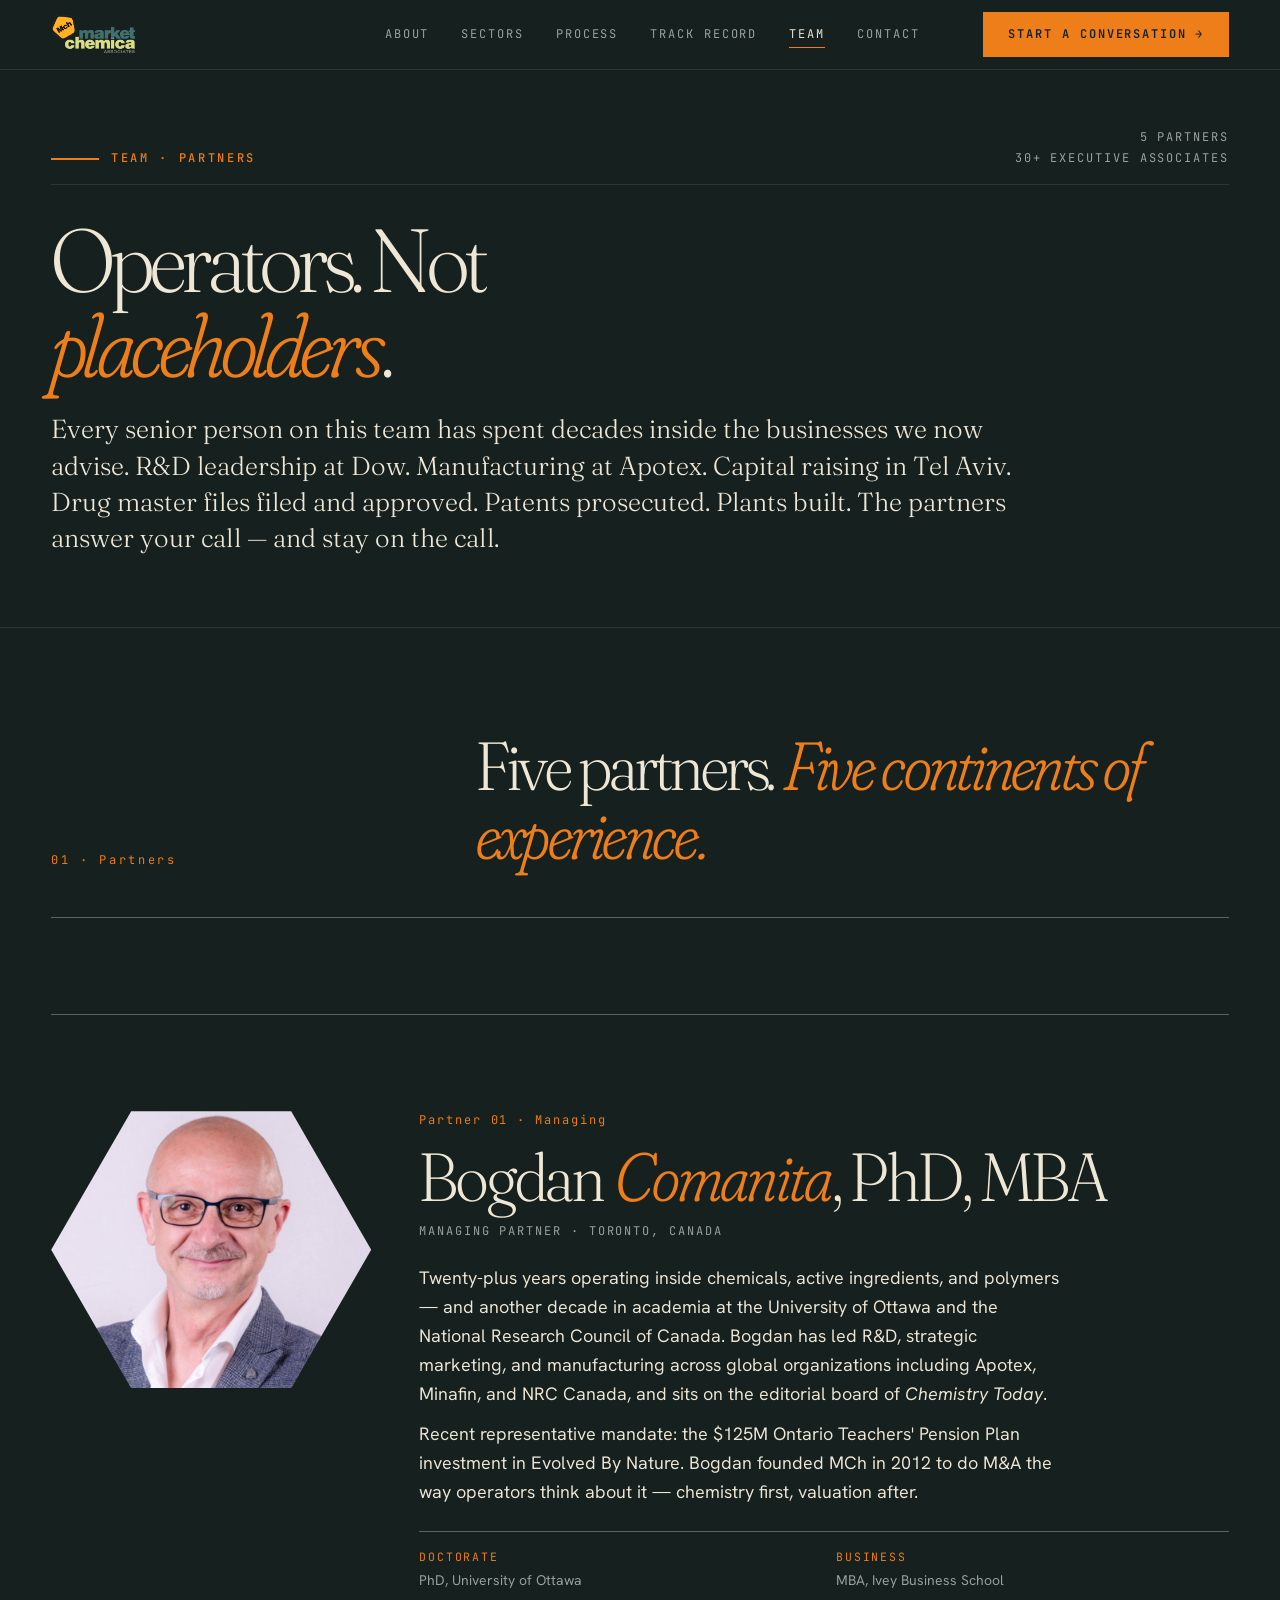
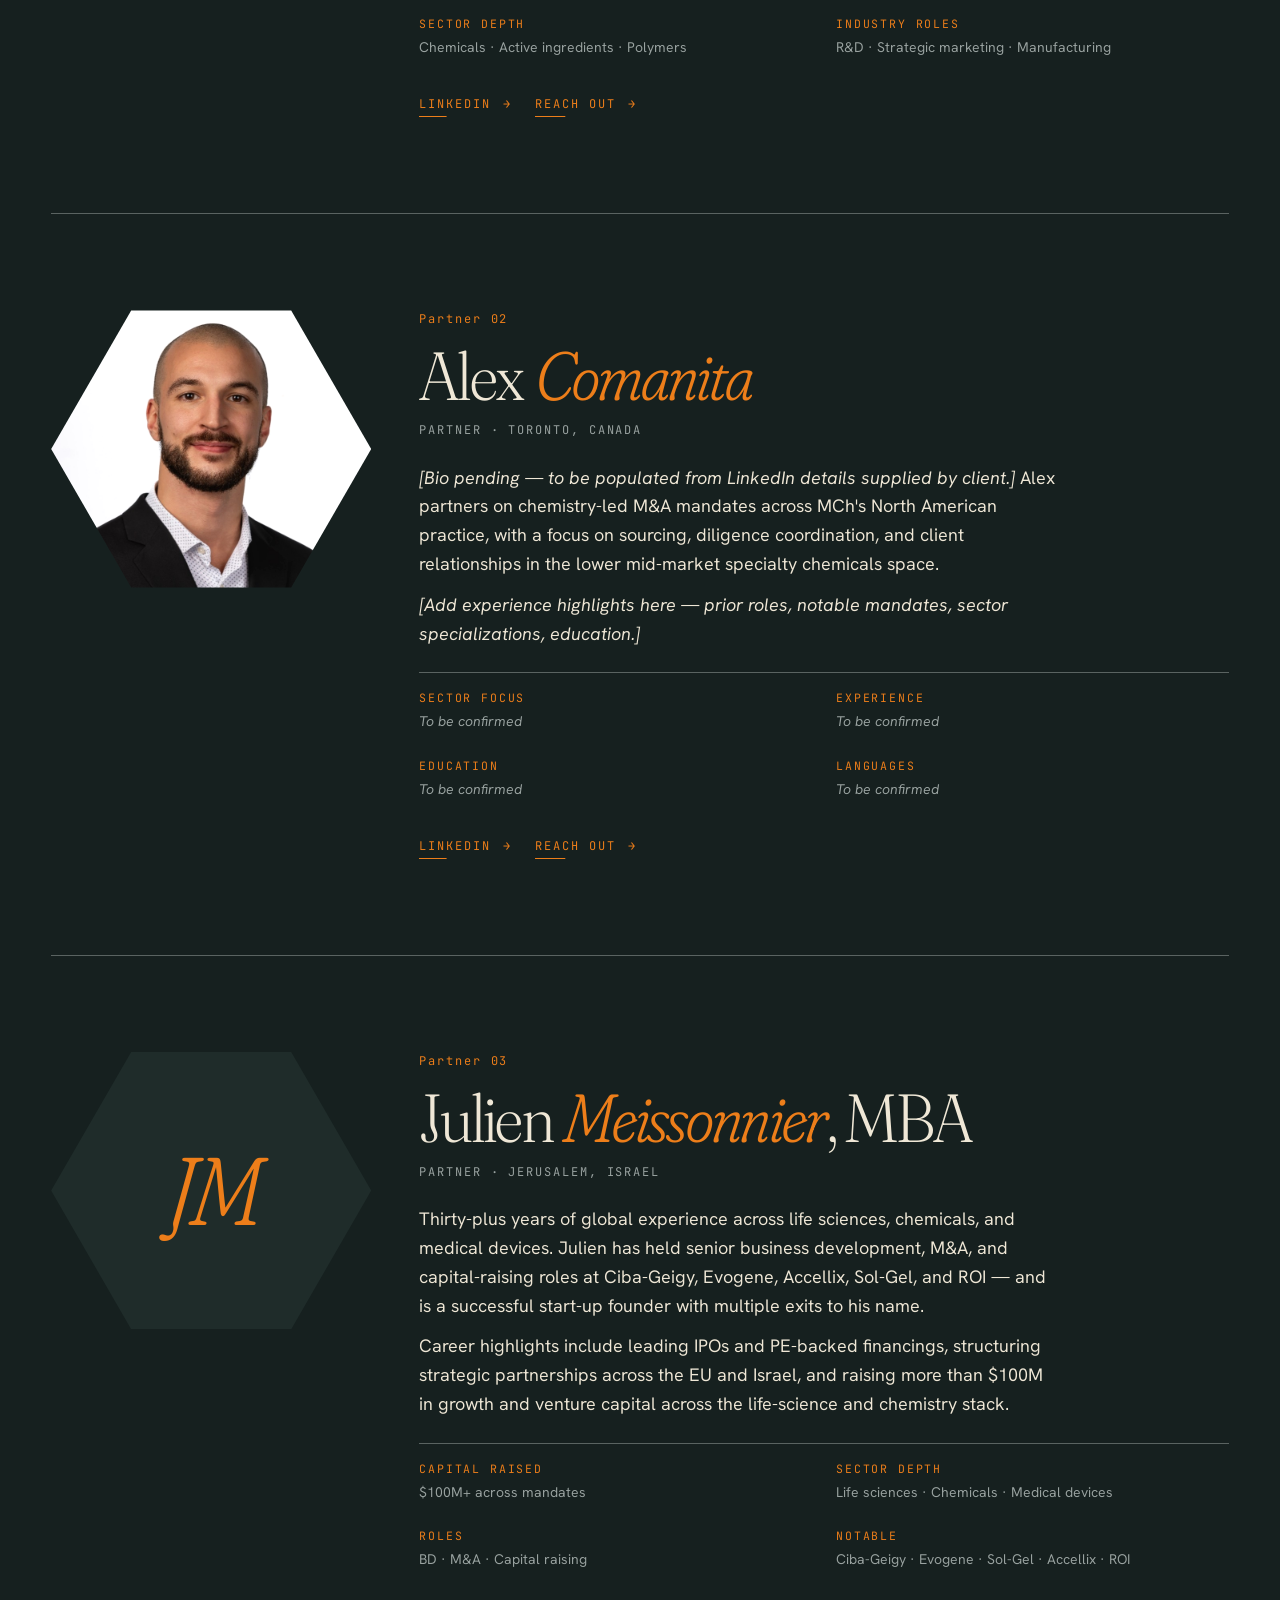
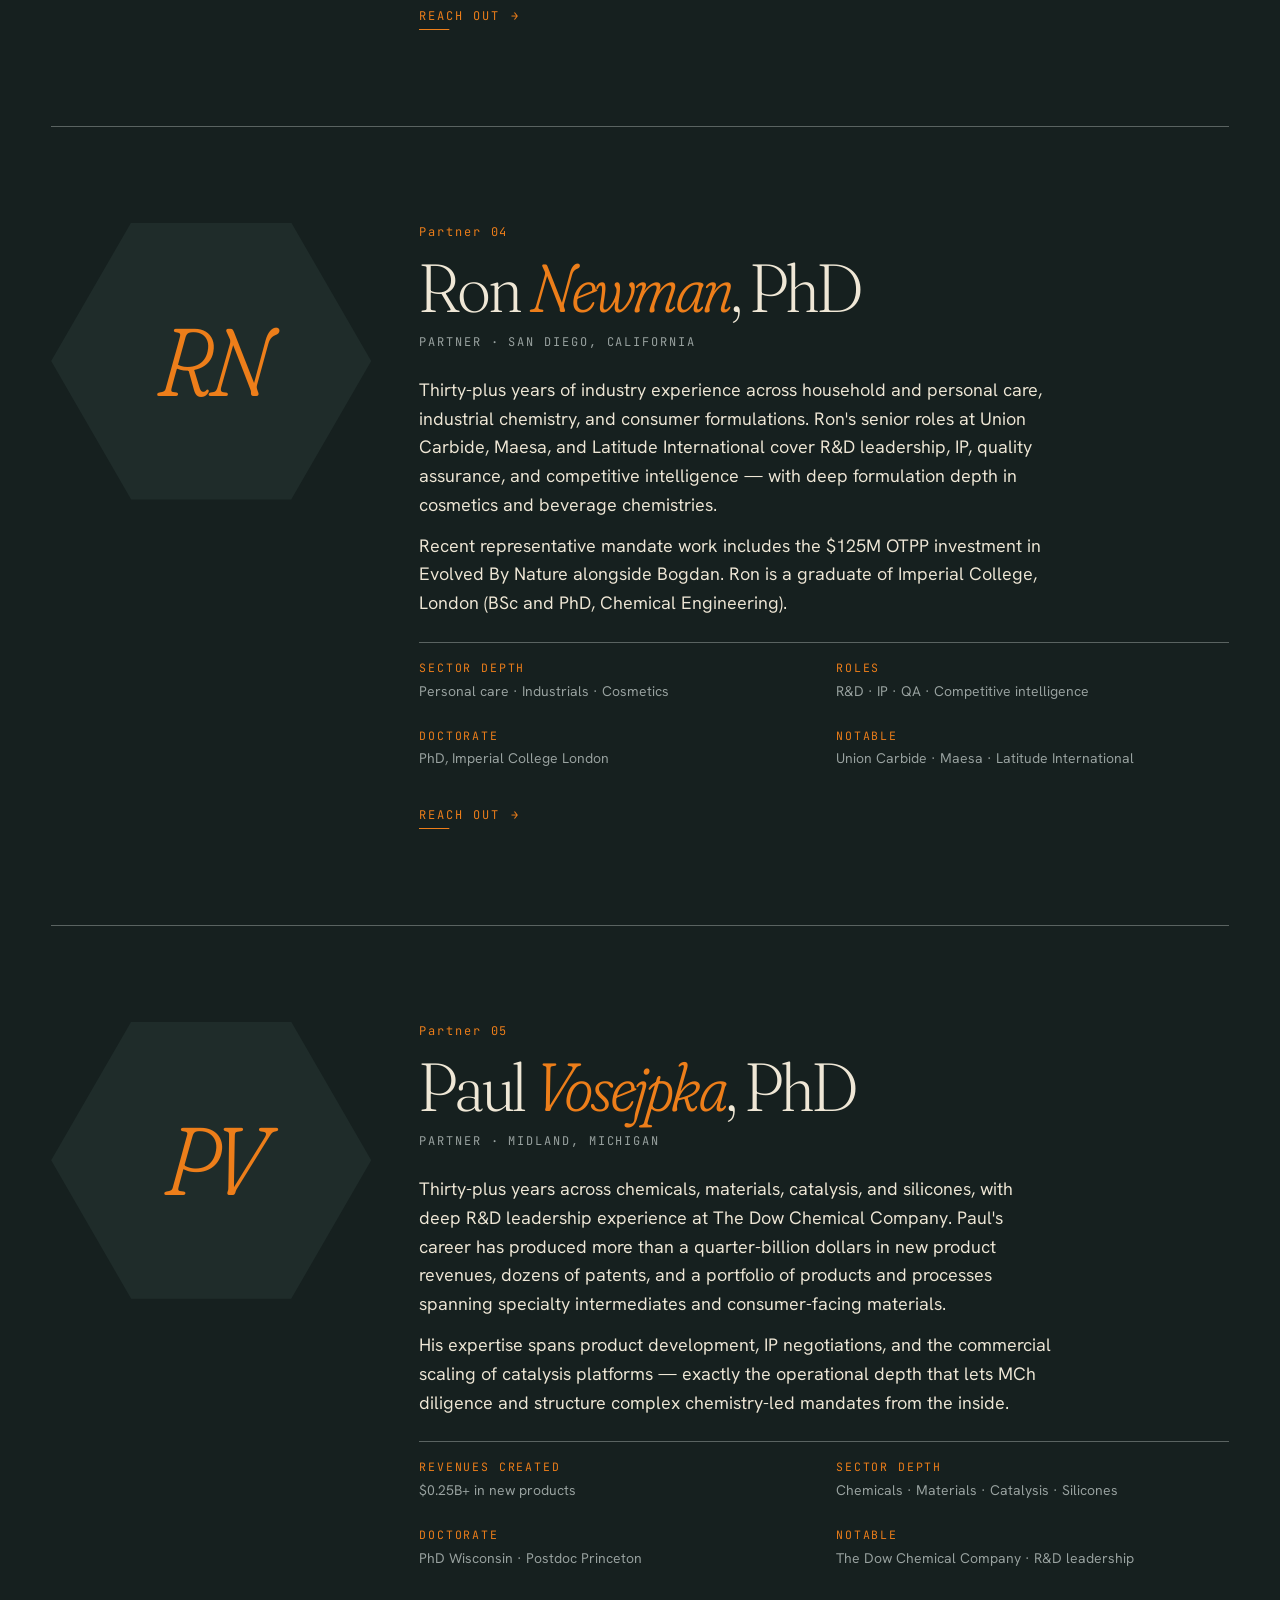
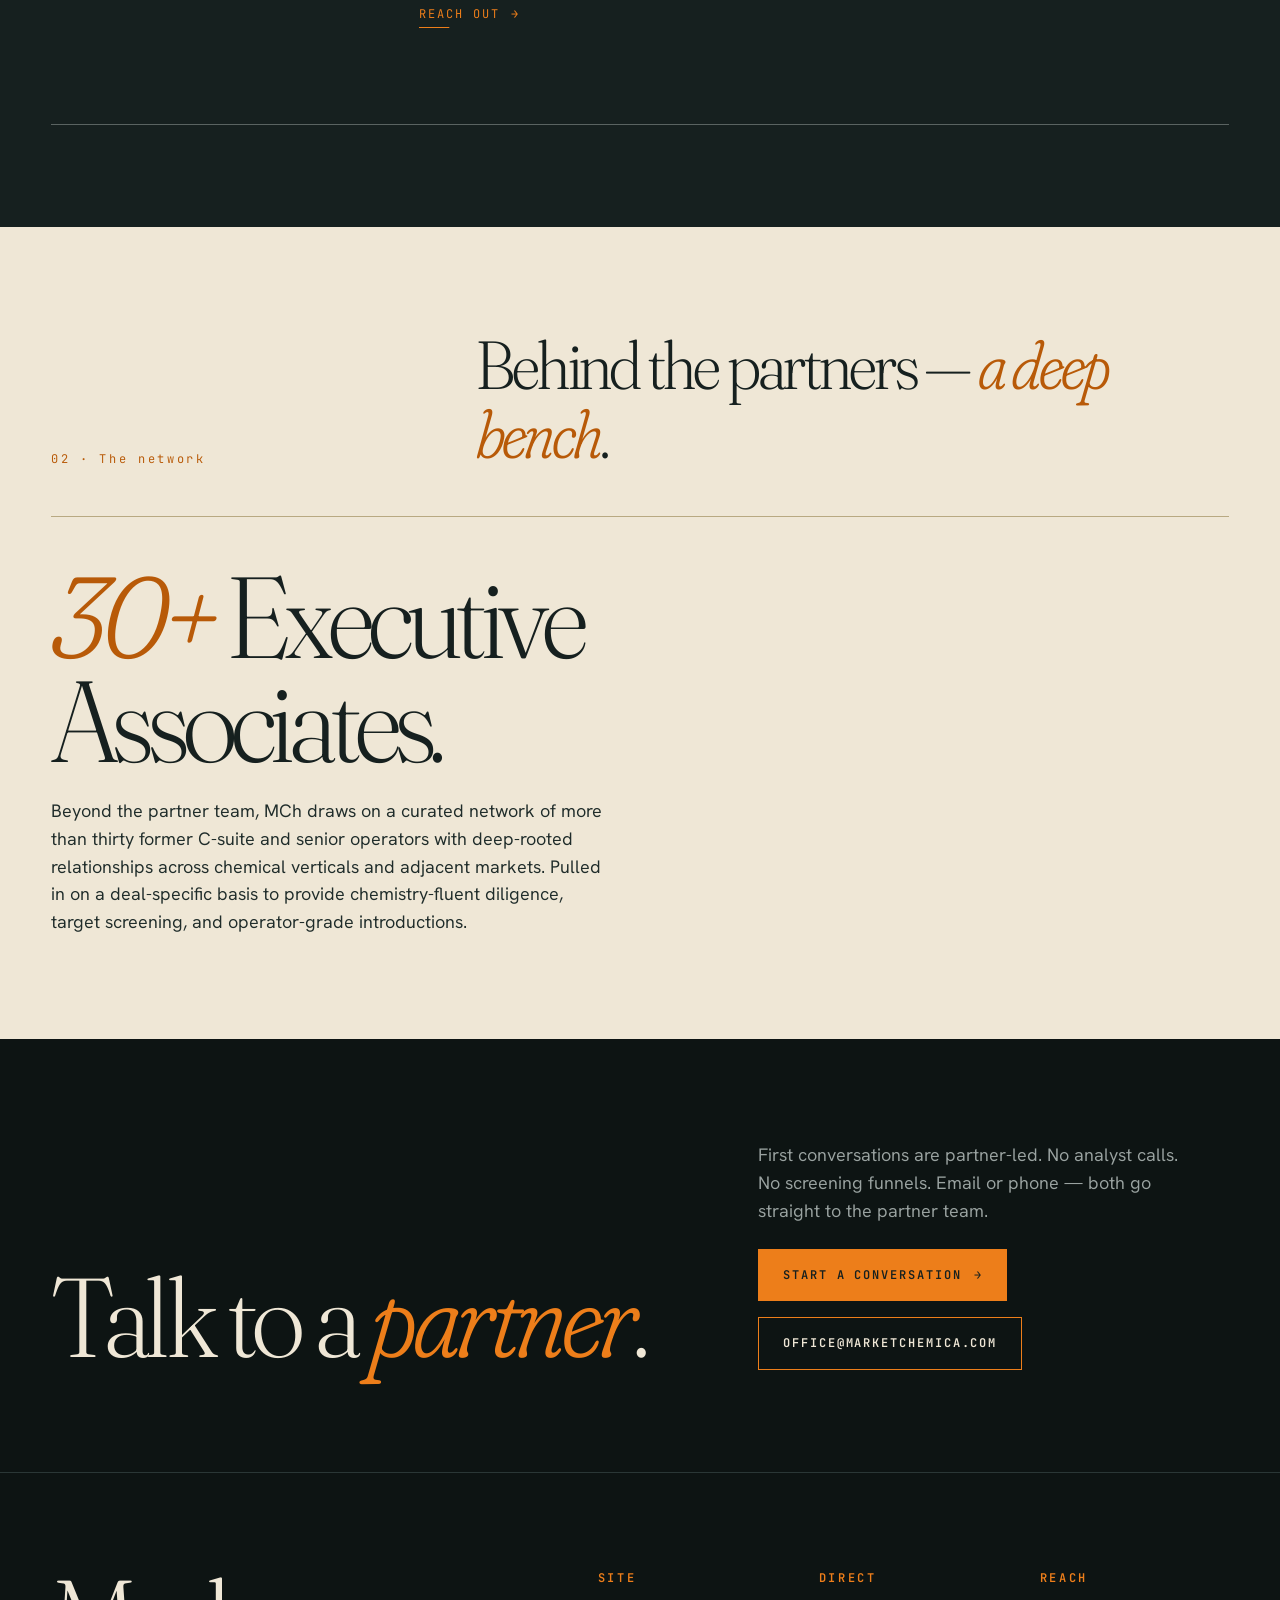
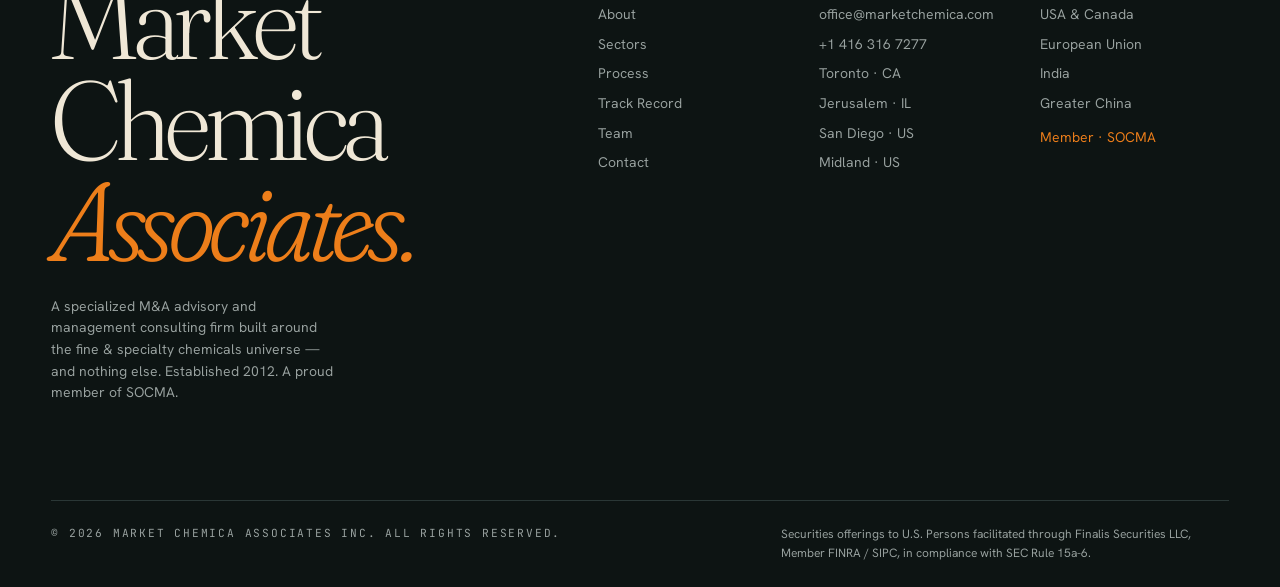
<file: team.html>
<!doctype html>
<html lang="en">
<head>
<meta charset="utf-8">
<meta name="viewport" content="width=device-width,initial-scale=1">
<title>Team · Market Chemica Associates</title>
<meta name="description" content="Partner-led M&amp;A advisory. Operators with decades of senior leadership experience across pharma, materials, agchem, F&amp;F, cosmetic ingredients, and adjacent chemistry verticals.">
<meta name="theme-color" content="#16201f">
<link rel="icon" href="data:image/svg+xml,%3Csvg xmlns='http://www.w3.org/2000/svg' viewBox='0 0 60 70'%3E%3Cpolygon points='15,2 45,2 58,35 45,68 15,68 2,35' fill='%23ed7e1a' stroke='%2316201f' stroke-width='2'/%3E%3Ctext x='30' y='46' text-anchor='middle' font-family='serif' font-style='italic' font-size='26' font-weight='700' fill='%2316201f'%3EMch%3C/text%3E%3C/svg%3E">
<link rel="preconnect" href="https://fonts.googleapis.com">
<link rel="preconnect" href="https://fonts.gstatic.com" crossorigin>
<link rel="stylesheet" href="https://fonts.googleapis.com/css2?family=Fraunces:ital,opsz,wght,SOFT@0,9..144,200..900,30..100;1,9..144,200..900,30..100&family=Hanken+Grotesk:wght@300..700&family=JetBrains+Mono:wght@400;500;600&display=swap">
<link rel="stylesheet" href="assets/css/style.css">
</head>
<body data-page="team">

<header class="site-header">
  <div class="shell site-header__inner">
    <a href="index.html" class="brand" aria-label="Market Chemica Associates — home">
      <img class="brand__logo" src="assets/img/logo.png" alt="Market Chemica Associates" width="84" height="38">
    </a>
    <nav class="nav" aria-label="Primary">
      <button class="nav-toggle" aria-expanded="false" aria-controls="primary-nav" aria-label="Open navigation">
        <span class="nav-toggle__bar"></span>
      </button>
      <ul class="nav__list" id="primary-nav">
        <li><a class="nav__link" href="about.html">About</a></li>
        <li><a class="nav__link" href="sectors.html">Sectors</a></li>
        <li><a class="nav__link" href="process.html">Process</a></li>
        <li><a class="nav__link" href="track-record.html">Track Record</a></li>
        <li><a class="nav__link" href="team.html">Team</a></li>
        <li><a class="nav__link" href="contact.html">Contact</a></li>
        <li><a class="nav__cta nav__cta--mobile" href="contact.html">Start a conversation <span class="arrow" aria-hidden="true">→</span></a></li>
      </ul>
      <a class="nav__cta" href="contact.html">Start a conversation <span class="arrow" aria-hidden="true">→</span></a>
    </nav>
  </div>
</header>

<main id="main">

<!-- ============== PAGE HERO ============== -->
<section class="page-hero">
  <div class="shell">
    <div class="hero__head">
      <span class="eyebrow">Team · Partners</span>
      <div class="hero__meta">
        <div>5 partners</div>
        <div>30+ executive associates</div>
      </div>
    </div>
    <h1 class="page-hero__title">Operators. Not <em>placeholders</em>.</h1>
    <p class="page-hero__lede">
      Every senior person on this team has spent decades inside the businesses we now advise. R&amp;D leadership at Dow. Manufacturing at Apotex. Capital raising in Tel Aviv. Drug master files filed and approved. Patents prosecuted. Plants built. The partners answer your call — and stay on the call.
    </p>
  </div>
</section>

<!-- ============== PARTNERS ============== -->
<section class="section">
  <div class="shell">

    <div class="chapter reveal">
      <div class="chapter__num">01 · Partners</div>
      <div class="chapter__title">
        <h2>Five partners. <em class="italic-accent">Five continents of experience.</em></h2>
      </div>
    </div>

    <div class="partners" style="margin-top: var(--s-9);">

      <!-- ============ Bogdan Comanita ============ -->
      <article class="partner reveal" id="bogdan-comanita">
        <div class="partner__photo-wrap">
          <div class="partner__photo-frame">
            <img class="partner__photo" src="assets/img/bogdan-comanita.jpg" alt="Bogdan Comanita, Managing Partner" width="320" height="277" loading="lazy">
          </div>
        </div>
        <div>
          <p class="partner__num">Partner 01 · Managing</p>
          <h3 class="partner__name">Bogdan <em>Comanita</em>, PhD, MBA</h3>
          <p class="partner__role">Managing Partner · Toronto, Canada</p>

          <p class="partner__bio">
            Twenty-plus years operating inside chemicals, active ingredients, and polymers — and another decade in academia at the University of Ottawa and the National Research Council of Canada. Bogdan has led R&amp;D, strategic marketing, and manufacturing across global organizations including Apotex, Minafin, and NRC Canada, and sits on the editorial board of <em>Chemistry Today</em>.
          </p>
          <p class="partner__bio">
            Recent representative mandate: the $125M Ontario Teachers' Pension Plan investment in Evolved By Nature. Bogdan founded MCh in 2012 to do M&amp;A the way operators think about it — chemistry first, valuation after.
          </p>

          <dl class="partner__credentials">
            <div><dt>Doctorate</dt><dd>PhD, University of Ottawa</dd></div>
            <div><dt>Business</dt><dd>MBA, Ivey Business School</dd></div>
            <div><dt>Sector depth</dt><dd>Chemicals · Active ingredients · Polymers</dd></div>
            <div><dt>Industry roles</dt><dd>R&amp;D · Strategic marketing · Manufacturing</dd></div>
          </dl>

          <div class="partner__links">
            <a class="arrow-link" href="#" aria-label="Bogdan Comanita on LinkedIn — link pending"><!-- LinkedIn URL pending from user -->LinkedIn <span class="arrow" aria-hidden="true">→</span></a>
            <a class="arrow-link" href="mailto:office@marketchemica.com">Reach out <span class="arrow" aria-hidden="true">→</span></a>
          </div>
        </div>
      </article>

      <!-- ============ Alex Comanita ============ -->
      <article class="partner reveal" id="alex-comanita">
        <div class="partner__photo-wrap">
          <div class="partner__photo-frame">
            <img class="partner__photo" src="assets/img/alex-comanita.jpg" alt="Alex Comanita, Partner" width="320" height="277" loading="lazy">
          </div>
        </div>
        <div>
          <p class="partner__num">Partner 02</p>
          <h3 class="partner__name">Alex <em>Comanita</em></h3>
          <p class="partner__role"><!-- Title from LinkedIn pending -->Partner · Toronto, Canada</p>

          <p class="partner__bio">
            <em>[Bio pending — to be populated from LinkedIn details supplied by client.]</em> Alex partners on chemistry-led M&amp;A mandates across MCh's North American practice, with a focus on sourcing, diligence coordination, and client relationships in the lower mid-market specialty chemicals space.
          </p>
          <p class="partner__bio">
            <em>[Add experience highlights here — prior roles, notable mandates, sector specializations, education.]</em>
          </p>

          <dl class="partner__credentials">
            <div><dt>Sector focus</dt><dd><em>To be confirmed</em></dd></div>
            <div><dt>Experience</dt><dd><em>To be confirmed</em></dd></div>
            <div><dt>Education</dt><dd><em>To be confirmed</em></dd></div>
            <div><dt>Languages</dt><dd><em>To be confirmed</em></dd></div>
          </dl>

          <div class="partner__links">
            <a class="arrow-link" href="#" aria-label="Alex Comanita on LinkedIn — link pending"><!-- LinkedIn URL pending from user -->LinkedIn <span class="arrow" aria-hidden="true">→</span></a>
            <a class="arrow-link" href="mailto:office@marketchemica.com">Reach out <span class="arrow" aria-hidden="true">→</span></a>
          </div>
        </div>
      </article>

      <!-- ============ Julien Meissonnier ============ -->
      <article class="partner reveal" id="julien-meissonnier">
        <div class="partner__photo-wrap">
          <div class="partner__monogram" aria-hidden="true">JM</div>
        </div>
        <div>
          <p class="partner__num">Partner 03</p>
          <h3 class="partner__name">Julien <em>Meissonnier</em>, MBA</h3>
          <p class="partner__role">Partner · Jerusalem, Israel</p>

          <p class="partner__bio">
            Thirty-plus years of global experience across life sciences, chemicals, and medical devices. Julien has held senior business development, M&amp;A, and capital-raising roles at Ciba-Geigy, Evogene, Accellix, Sol-Gel, and ROI — and is a successful start-up founder with multiple exits to his name.
          </p>
          <p class="partner__bio">
            Career highlights include leading IPOs and PE-backed financings, structuring strategic partnerships across the EU and Israel, and raising more than $100M in growth and venture capital across the life-science and chemistry stack.
          </p>

          <dl class="partner__credentials">
            <div><dt>Capital raised</dt><dd>$100M+ across mandates</dd></div>
            <div><dt>Sector depth</dt><dd>Life sciences · Chemicals · Medical devices</dd></div>
            <div><dt>Roles</dt><dd>BD · M&amp;A · Capital raising</dd></div>
            <div><dt>Notable</dt><dd>Ciba-Geigy · Evogene · Sol-Gel · Accellix · ROI</dd></div>
          </dl>

          <div class="partner__links">
            <a class="arrow-link" href="mailto:office@marketchemica.com">Reach out <span class="arrow" aria-hidden="true">→</span></a>
          </div>
        </div>
      </article>

      <!-- ============ Ron Newman ============ -->
      <article class="partner reveal" id="ron-newman">
        <div class="partner__photo-wrap">
          <div class="partner__monogram" aria-hidden="true">RN</div>
        </div>
        <div>
          <p class="partner__num">Partner 04</p>
          <h3 class="partner__name">Ron <em>Newman</em>, PhD</h3>
          <p class="partner__role">Partner · San Diego, California</p>

          <p class="partner__bio">
            Thirty-plus years of industry experience across household and personal care, industrial chemistry, and consumer formulations. Ron's senior roles at Union Carbide, Maesa, and Latitude International cover R&amp;D leadership, IP, quality assurance, and competitive intelligence — with deep formulation depth in cosmetics and beverage chemistries.
          </p>
          <p class="partner__bio">
            Recent representative mandate work includes the $125M OTPP investment in Evolved By Nature alongside Bogdan. Ron is a graduate of Imperial College, London (BSc and PhD, Chemical Engineering).
          </p>

          <dl class="partner__credentials">
            <div><dt>Sector depth</dt><dd>Personal care · Industrials · Cosmetics</dd></div>
            <div><dt>Roles</dt><dd>R&amp;D · IP · QA · Competitive intelligence</dd></div>
            <div><dt>Doctorate</dt><dd>PhD, Imperial College London</dd></div>
            <div><dt>Notable</dt><dd>Union Carbide · Maesa · Latitude International</dd></div>
          </dl>

          <div class="partner__links">
            <a class="arrow-link" href="mailto:office@marketchemica.com">Reach out <span class="arrow" aria-hidden="true">→</span></a>
          </div>
        </div>
      </article>

      <!-- ============ Paul Vosejpka ============ -->
      <article class="partner reveal" id="paul-vosejpka">
        <div class="partner__photo-wrap">
          <div class="partner__monogram" aria-hidden="true">PV</div>
        </div>
        <div>
          <p class="partner__num">Partner 05</p>
          <h3 class="partner__name">Paul <em>Vosejpka</em>, PhD</h3>
          <p class="partner__role">Partner · Midland, Michigan</p>

          <p class="partner__bio">
            Thirty-plus years across chemicals, materials, catalysis, and silicones, with deep R&amp;D leadership experience at The Dow Chemical Company. Paul's career has produced more than a quarter-billion dollars in new product revenues, dozens of patents, and a portfolio of products and processes spanning specialty intermediates and consumer-facing materials.
          </p>
          <p class="partner__bio">
            His expertise spans product development, IP negotiations, and the commercial scaling of catalysis platforms — exactly the operational depth that lets MCh diligence and structure complex chemistry-led mandates from the inside.
          </p>

          <dl class="partner__credentials">
            <div><dt>Revenues created</dt><dd>$0.25B+ in new products</dd></div>
            <div><dt>Sector depth</dt><dd>Chemicals · Materials · Catalysis · Silicones</dd></div>
            <div><dt>Doctorate</dt><dd>PhD Wisconsin · Postdoc Princeton</dd></div>
            <div><dt>Notable</dt><dd>The Dow Chemical Company · R&amp;D leadership</dd></div>
          </dl>

          <div class="partner__links">
            <a class="arrow-link" href="mailto:office@marketchemica.com">Reach out <span class="arrow" aria-hidden="true">→</span></a>
          </div>
        </div>
      </article>

    </div>
  </div>
</section>

<!-- ============== ASSOCIATES NETWORK BAND ============== -->
<section class="network-band">
  <div class="shell">
    <div class="chapter reveal" style="border-bottom-color: var(--rule-paper);">
      <div class="chapter__num" style="color: var(--orange-deep);">02 · The network</div>
      <div class="chapter__title">
        <h2 style="color: var(--ink);">Behind the partners — <em style="color: var(--orange-deep);">a deep bench</em>.</h2>
      </div>
    </div>

    <p class="network-band__big reveal" style="margin-top: var(--s-7);">
      <em>30+</em> Executive<br>Associates.
    </p>

    <p class="network-band__copy">
      Beyond the partner team, MCh draws on a curated network of more than thirty former C-suite and senior operators with deep-rooted relationships across chemical verticals and adjacent markets. Pulled in on a deal-specific basis to provide chemistry-fluent diligence, target screening, and operator-grade introductions.
    </p>
  </div>
</section>

<!-- ============== CTA BAND ============== -->
<section class="cta-band cta-band--dark">
  <div class="shell cta-band__inner">
    <h2 class="cta-band__title">Talk to a <em>partner</em>.</h2>
    <div>
      <p class="cta-band__copy">First conversations are partner-led. No analyst calls. No screening funnels. Email or phone — both go straight to the partner team.</p>
      <div style="margin-top: var(--s-5); display: flex; gap: var(--s-4); flex-wrap: wrap;">
        <a class="btn btn--primary" href="contact.html">Start a conversation <span class="arrow" aria-hidden="true">→</span></a>
        <a class="btn btn--ghost" href="mailto:office@marketchemica.com">office@marketchemica.com</a>
      </div>
    </div>
  </div>
</section>

</main>

<footer class="site-footer">
  <div class="shell">
    <div class="footer-grid">
      <div>
        <p class="footer-mark">Market<br>Chemica<br><em>Associates.</em></p>
        <p class="footer-tag">A specialized M&amp;A advisory and management consulting firm built around the fine &amp; specialty chemicals universe — and nothing else. Established 2012. A proud member of SOCMA.</p>
      </div>
      <div class="footer-cols">
        <div class="footer-col">
          <h5>Site</h5>
          <ul>
            <li><a href="about.html">About</a></li>
            <li><a href="sectors.html">Sectors</a></li>
            <li><a href="process.html">Process</a></li>
            <li><a href="track-record.html">Track Record</a></li>
            <li><a href="team.html">Team</a></li>
            <li><a href="contact.html">Contact</a></li>
          </ul>
        </div>
        <div class="footer-col">
          <h5>Direct</h5>
          <ul>
            <li><a href="mailto:office@marketchemica.com">office@marketchemica.com</a></li>
            <li><a href="tel:+14163167277">+1 416 316 7277</a></li>
            <li>Toronto · CA</li>
            <li>Jerusalem · IL</li>
            <li>San Diego · US</li>
            <li>Midland · US</li>
          </ul>
        </div>
        <div class="footer-col">
          <h5>Reach</h5>
          <ul>
            <li>USA &amp; Canada</li>
            <li>European Union</li>
            <li>India</li>
            <li>Greater China</li>
            <li style="margin-top: var(--s-3); color: var(--orange);">Member · SOCMA</li>
          </ul>
        </div>
      </div>
    </div>
    <div class="footer-bar">
      <span>© <span data-year>2026</span> Market Chemica Associates Inc. All rights reserved.</span>
      <span class="footer-bar__legal">Securities offerings to U.S. Persons facilitated through Finalis Securities LLC, Member FINRA / SIPC, in compliance with SEC Rule 15a-6.</span>
    </div>
  </div>
</footer>

<script src="assets/js/main.js" defer></script>
</body>
</html>
</file>
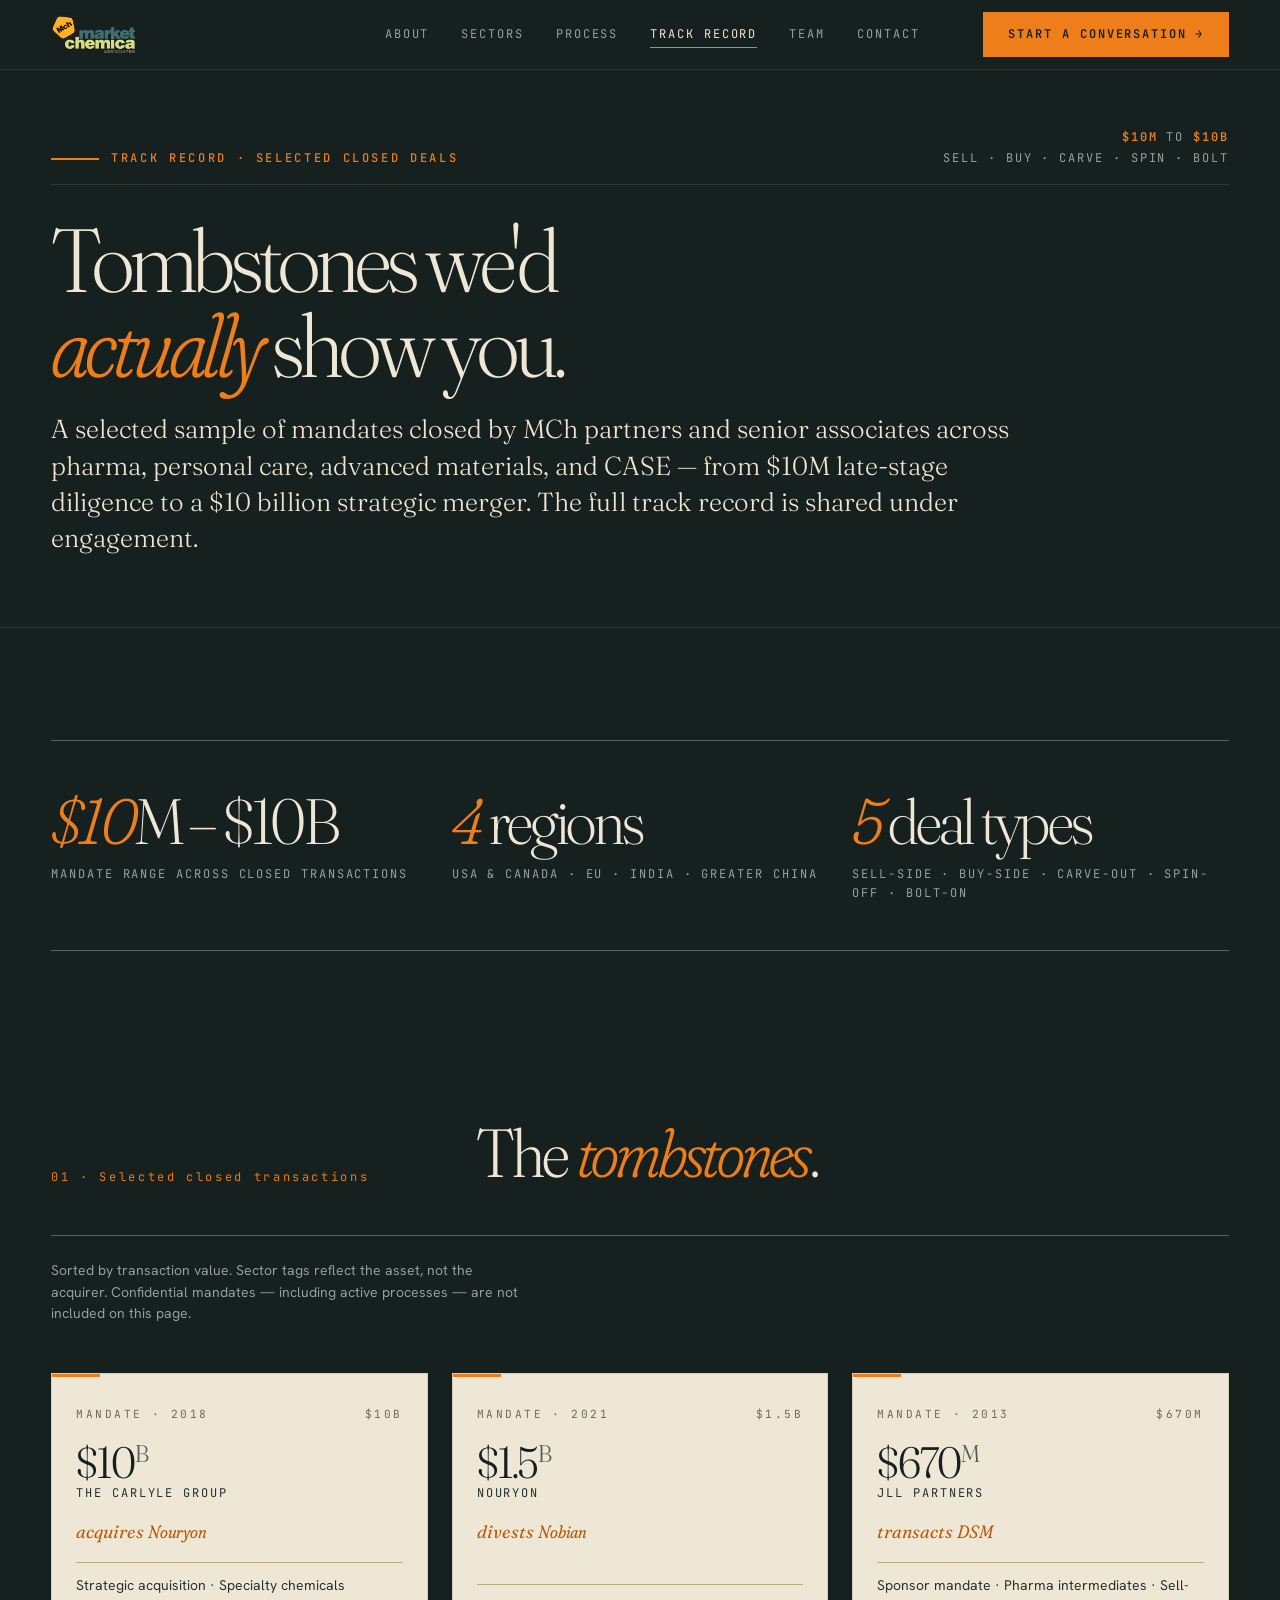
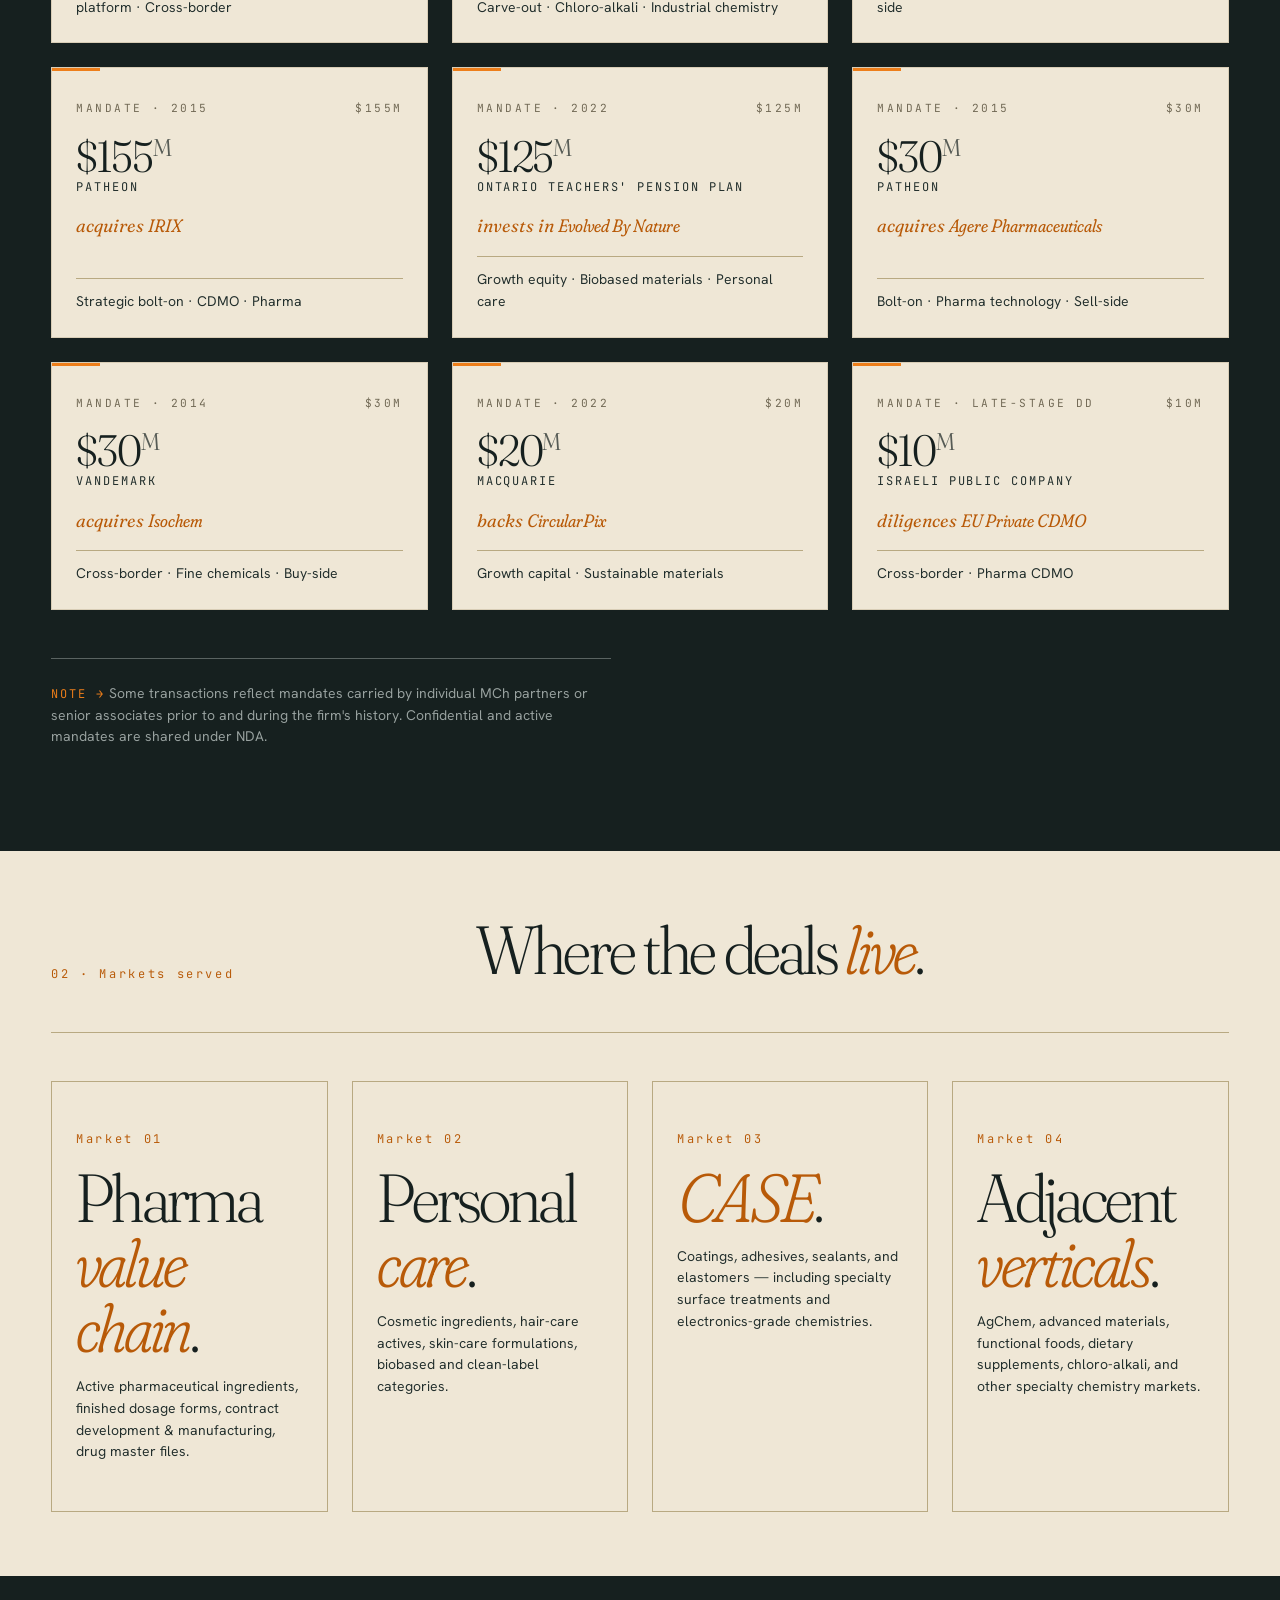
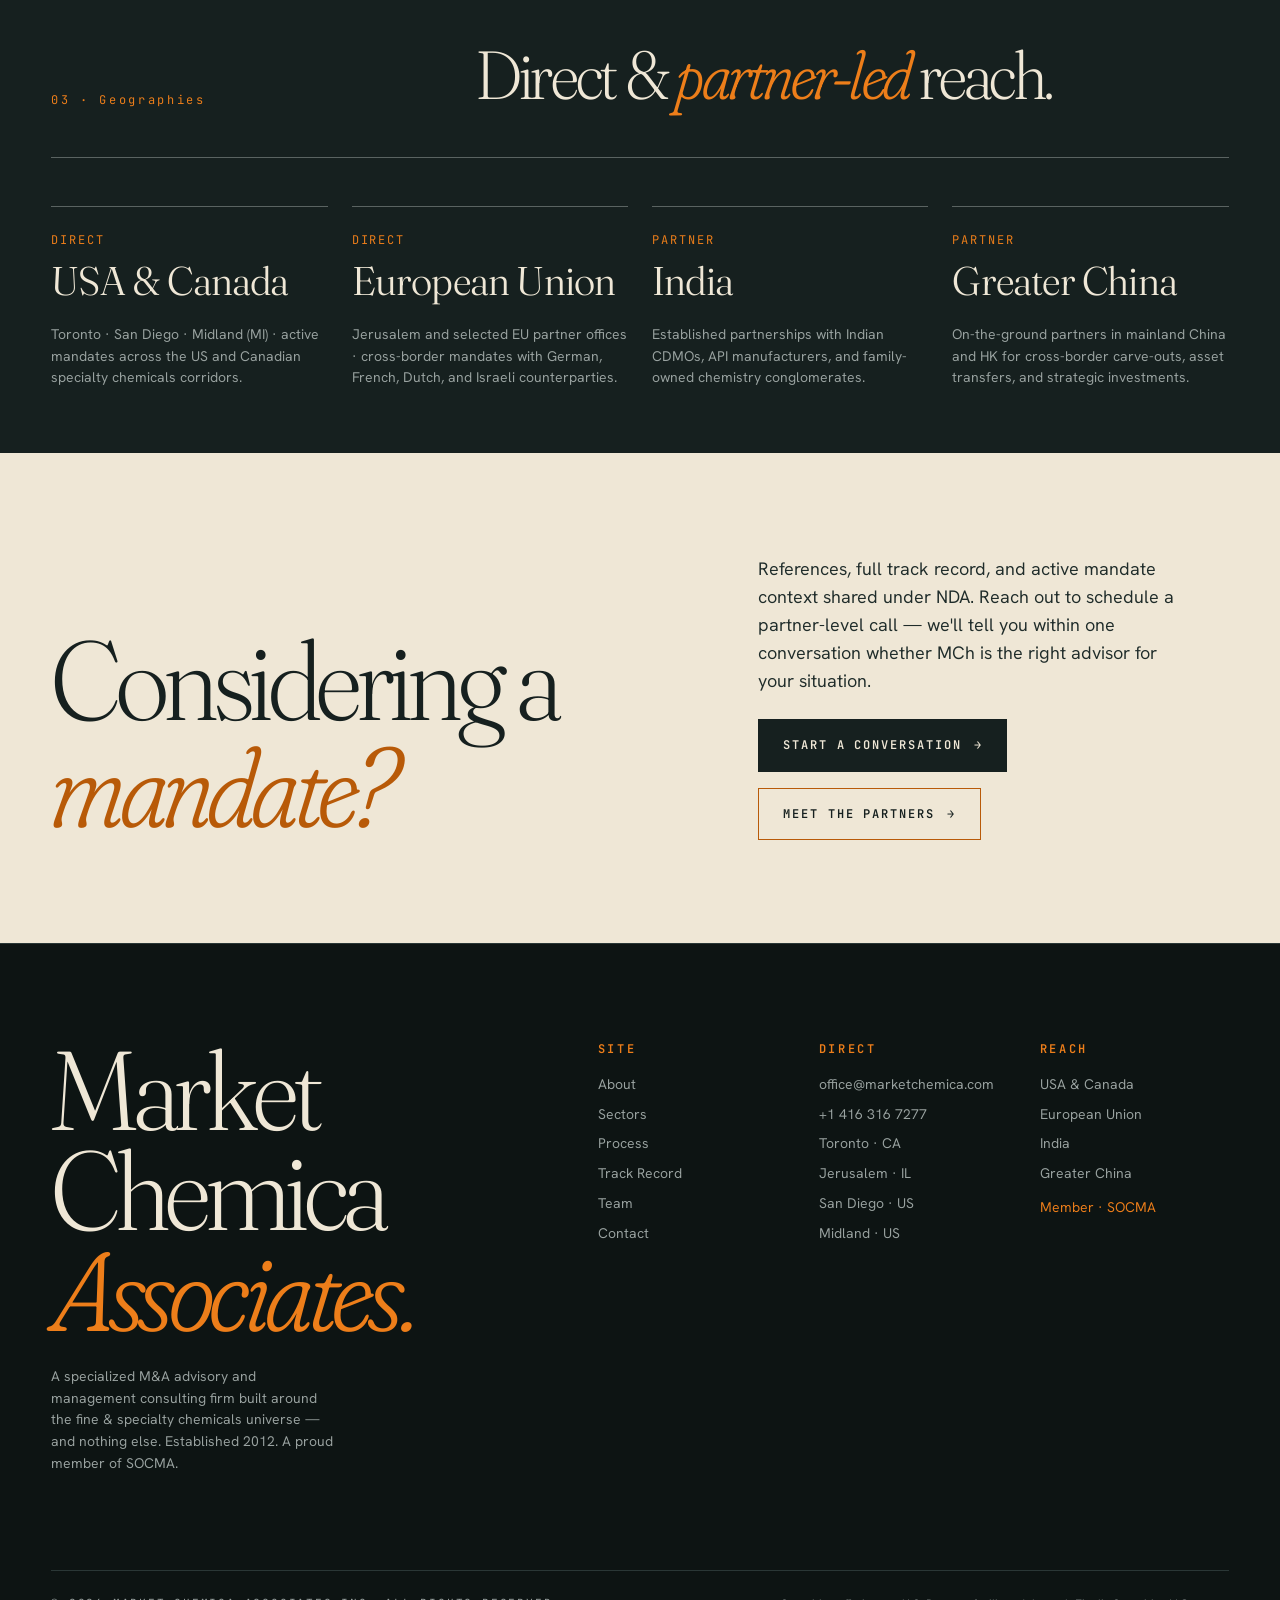
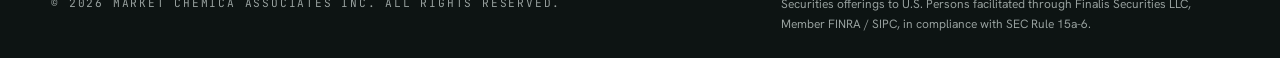
<file: track-record.html>
<!doctype html>
<html lang="en">
<head>
<meta charset="utf-8">
<meta name="viewport" content="width=device-width,initial-scale=1">
<title>Track Record · Market Chemica Associates</title>
<meta name="description" content="Selected closed transactions ranging from $10M to $10B across pharma, personal care, advanced materials, and CASE. Global mandates spanning North America, Europe, India, and China.">
<meta name="theme-color" content="#16201f">
<link rel="icon" href="data:image/svg+xml,%3Csvg xmlns='http://www.w3.org/2000/svg' viewBox='0 0 60 70'%3E%3Cpolygon points='15,2 45,2 58,35 45,68 15,68 2,35' fill='%23ed7e1a' stroke='%2316201f' stroke-width='2'/%3E%3Ctext x='30' y='46' text-anchor='middle' font-family='serif' font-style='italic' font-size='26' font-weight='700' fill='%2316201f'%3EMch%3C/text%3E%3C/svg%3E">
<link rel="preconnect" href="https://fonts.googleapis.com">
<link rel="preconnect" href="https://fonts.gstatic.com" crossorigin>
<link rel="stylesheet" href="https://fonts.googleapis.com/css2?family=Fraunces:ital,opsz,wght,SOFT@0,9..144,200..900,30..100;1,9..144,200..900,30..100&family=Hanken+Grotesk:wght@300..700&family=JetBrains+Mono:wght@400;500;600&display=swap">
<link rel="stylesheet" href="assets/css/style.css">
</head>
<body data-page="track-record">

<header class="site-header">
  <div class="shell site-header__inner">
    <a href="index.html" class="brand" aria-label="Market Chemica Associates — home">
      <img class="brand__logo" src="assets/img/logo.png" alt="Market Chemica Associates" width="84" height="38">
    </a>
    <nav class="nav" aria-label="Primary">
      <button class="nav-toggle" aria-expanded="false" aria-controls="primary-nav" aria-label="Open navigation">
        <span class="nav-toggle__bar"></span>
      </button>
      <ul class="nav__list" id="primary-nav">
        <li><a class="nav__link" href="about.html">About</a></li>
        <li><a class="nav__link" href="sectors.html">Sectors</a></li>
        <li><a class="nav__link" href="process.html">Process</a></li>
        <li><a class="nav__link" href="track-record.html">Track Record</a></li>
        <li><a class="nav__link" href="team.html">Team</a></li>
        <li><a class="nav__link" href="contact.html">Contact</a></li>
        <li><a class="nav__cta nav__cta--mobile" href="contact.html">Start a conversation <span class="arrow" aria-hidden="true">→</span></a></li>
      </ul>
      <a class="nav__cta" href="contact.html">Start a conversation <span class="arrow" aria-hidden="true">→</span></a>
    </nav>
  </div>
</header>

<main id="main">

<!-- ============== PAGE HERO ============== -->
<section class="page-hero">
  <div class="shell">
    <div class="hero__head">
      <span class="eyebrow">Track Record · Selected closed deals</span>
      <div class="hero__meta">
        <div><b>$10M</b> to <b>$10B</b></div>
        <div>Sell · Buy · Carve · Spin · Bolt</div>
      </div>
    </div>
    <h1 class="page-hero__title">Tombstones we'd <em>actually</em> show you.</h1>
    <p class="page-hero__lede">
      A selected sample of mandates closed by MCh partners and senior associates across pharma, personal care, advanced materials, and CASE — from $10M late-stage diligence to a $10 billion strategic merger. The full track record is shared under engagement.
    </p>
  </div>
</section>

<!-- ============== STATS ============== -->
<section class="section section--tight">
  <div class="shell">
    <div class="stat-row reveal">
      <div>
        <p class="stat__num"><em>$10</em>M – $10B</p>
        <p class="stat__label">Mandate range across closed transactions</p>
      </div>
      <div>
        <p class="stat__num"><em>4</em> regions</p>
        <p class="stat__label">USA &amp; Canada · EU · India · Greater China</p>
      </div>
      <div>
        <p class="stat__num"><em>5</em> deal types</p>
        <p class="stat__label">Sell-side · Buy-side · Carve-out · Spin-off · Bolt-on</p>
      </div>
    </div>
  </div>
</section>

<!-- ============== TOMBSTONE GRID ============== -->
<section class="section">
  <div class="shell">
    <div class="chapter reveal">
      <div class="chapter__num">01 · Selected closed transactions</div>
      <div class="chapter__title">
        <h2>The <em class="italic-accent">tombstones</em>.</h2>
      </div>
    </div>

    <p style="margin-top: var(--s-5); max-width: 60ch; color: var(--text-mute); font-size: var(--fs-sm);">
      Sorted by transaction value. Sector tags reflect the asset, not the acquirer. Confidential mandates — including active processes — are not included on this page.
    </p>

    <div class="deals reveal" style="margin-top: var(--s-7);">

      <article class="deal">
        <div class="deal__meta"><span>Mandate · 2018</span><span>$10B</span></div>
        <div>
          <p class="deal__value">$10<sup>B</sup></p>
          <p class="deal__client">The Carlyle Group</p>
        </div>
        <p class="deal__company">acquires <em>Nouryon</em></p>
        <p class="deal__type">Strategic acquisition · Specialty chemicals platform · Cross-border</p>
      </article>

      <article class="deal">
        <div class="deal__meta"><span>Mandate · 2021</span><span>$1.5B</span></div>
        <div>
          <p class="deal__value">$1.5<sup>B</sup></p>
          <p class="deal__client">Nouryon</p>
        </div>
        <p class="deal__company">divests <em>Nobian</em></p>
        <p class="deal__type">Carve-out · Chloro-alkali · Industrial chemistry</p>
      </article>

      <article class="deal">
        <div class="deal__meta"><span>Mandate · 2013</span><span>$670M</span></div>
        <div>
          <p class="deal__value">$670<sup>M</sup></p>
          <p class="deal__client">JLL Partners</p>
        </div>
        <p class="deal__company">transacts <em>DSM</em></p>
        <p class="deal__type">Sponsor mandate · Pharma intermediates · Sell-side</p>
      </article>

      <article class="deal">
        <div class="deal__meta"><span>Mandate · 2015</span><span>$155M</span></div>
        <div>
          <p class="deal__value">$155<sup>M</sup></p>
          <p class="deal__client">Patheon</p>
        </div>
        <p class="deal__company">acquires <em>IRIX</em></p>
        <p class="deal__type">Strategic bolt-on · CDMO · Pharma</p>
      </article>

      <article class="deal">
        <div class="deal__meta"><span>Mandate · 2022</span><span>$125M</span></div>
        <div>
          <p class="deal__value">$125<sup>M</sup></p>
          <p class="deal__client">Ontario Teachers' Pension Plan</p>
        </div>
        <p class="deal__company">invests in <em>Evolved By Nature</em></p>
        <p class="deal__type">Growth equity · Biobased materials · Personal care</p>
      </article>

      <article class="deal">
        <div class="deal__meta"><span>Mandate · 2015</span><span>$30M</span></div>
        <div>
          <p class="deal__value">$30<sup>M</sup></p>
          <p class="deal__client">Patheon</p>
        </div>
        <p class="deal__company">acquires <em>Agere Pharmaceuticals</em></p>
        <p class="deal__type">Bolt-on · Pharma technology · Sell-side</p>
      </article>

      <article class="deal">
        <div class="deal__meta"><span>Mandate · 2014</span><span>$30M</span></div>
        <div>
          <p class="deal__value">$30<sup>M</sup></p>
          <p class="deal__client">VanDeMark</p>
        </div>
        <p class="deal__company">acquires <em>Isochem</em></p>
        <p class="deal__type">Cross-border · Fine chemicals · Buy-side</p>
      </article>

      <article class="deal">
        <div class="deal__meta"><span>Mandate · 2022</span><span>$20M</span></div>
        <div>
          <p class="deal__value">$20<sup>M</sup></p>
          <p class="deal__client">Macquarie</p>
        </div>
        <p class="deal__company">backs <em>CircularPix</em></p>
        <p class="deal__type">Growth capital · Sustainable materials</p>
      </article>

      <article class="deal">
        <div class="deal__meta"><span>Mandate · Late-stage DD</span><span>$10M</span></div>
        <div>
          <p class="deal__value">$10<sup>M</sup></p>
          <p class="deal__client">Israeli Public Company</p>
        </div>
        <p class="deal__company">diligences <em>EU Private CDMO</em></p>
        <p class="deal__type">Cross-border · Pharma CDMO</p>
      </article>

    </div>

    <p style="margin-top: var(--s-7); padding-top: var(--s-5); border-top: 1px solid var(--rule); color: var(--text-mute); font-size: var(--fs-sm); max-width: 70ch; line-height: 1.55;">
      <span class="mono" style="color: var(--orange);">Note →</span> Some transactions reflect mandates carried by individual MCh partners or senior associates prior to and during the firm's history. Confidential and active mandates are shared under NDA.
    </p>
  </div>
</section>

<!-- ============== MARKET RANGE ============== -->
<section class="section section--paper section--tight">
  <div class="shell">
    <div class="chapter reveal" style="border-bottom-color: var(--rule-paper);">
      <div class="chapter__num" style="color: var(--orange-deep);">02 · Markets served</div>
      <div class="chapter__title">
        <h2 style="color: var(--ink);">Where the deals <em style="color: var(--orange-deep);">live</em>.</h2>
      </div>
    </div>

    <div class="diff-grid" style="margin-top: var(--s-7);">
      <article class="diff-cell reveal" style="border-color: var(--rule-paper);">
        <span class="diff-cell__num" style="color: var(--orange-deep);">Market 01</span>
        <p class="diff-cell__big" style="color: var(--ink);">Pharma <em style="color: var(--orange-deep);">value chain</em>.</p>
        <p class="diff-cell__copy" style="color: var(--ink-soft);">Active pharmaceutical ingredients, finished dosage forms, contract development &amp; manufacturing, drug master files.</p>
      </article>
      <article class="diff-cell reveal" data-delay="1" style="border-color: var(--rule-paper);">
        <span class="diff-cell__num" style="color: var(--orange-deep);">Market 02</span>
        <p class="diff-cell__big" style="color: var(--ink);">Personal <em style="color: var(--orange-deep);">care</em>.</p>
        <p class="diff-cell__copy" style="color: var(--ink-soft);">Cosmetic ingredients, hair-care actives, skin-care formulations, biobased and clean-label categories.</p>
      </article>
      <article class="diff-cell reveal" data-delay="2" style="border-color: var(--rule-paper);">
        <span class="diff-cell__num" style="color: var(--orange-deep);">Market 03</span>
        <p class="diff-cell__big" style="color: var(--ink);"><em style="color: var(--orange-deep);">CASE</em>.</p>
        <p class="diff-cell__copy" style="color: var(--ink-soft);">Coatings, adhesives, sealants, and elastomers — including specialty surface treatments and electronics-grade chemistries.</p>
      </article>
      <article class="diff-cell reveal" data-delay="3" style="border-color: var(--rule-paper);">
        <span class="diff-cell__num" style="color: var(--orange-deep);">Market 04</span>
        <p class="diff-cell__big" style="color: var(--ink);">Adjacent <em style="color: var(--orange-deep);">verticals</em>.</p>
        <p class="diff-cell__copy" style="color: var(--ink-soft);">AgChem, advanced materials, functional foods, dietary supplements, chloro-alkali, and other specialty chemistry markets.</p>
      </article>
    </div>
  </div>
</section>

<!-- ============== GEOGRAPHIES ============== -->
<section class="section section--tight">
  <div class="shell">
    <div class="chapter reveal">
      <div class="chapter__num">03 · Geographies</div>
      <div class="chapter__title">
        <h2>Direct &amp; <em class="italic-accent">partner-led</em> reach.</h2>
      </div>
    </div>

    <div class="geos">
      <article class="geo reveal">
        <p class="mono" style="color: var(--orange);">Direct</p>
        <p class="geo__name">USA &amp; Canada</p>
        <p class="geo__copy">Toronto · San Diego · Midland (MI) · active mandates across the US and Canadian specialty chemicals corridors.</p>
      </article>
      <article class="geo reveal" data-delay="1">
        <p class="mono" style="color: var(--orange);">Direct</p>
        <p class="geo__name">European Union</p>
        <p class="geo__copy">Jerusalem and selected EU partner offices · cross-border mandates with German, French, Dutch, and Israeli counterparties.</p>
      </article>
      <article class="geo reveal" data-delay="2">
        <p class="mono" style="color: var(--orange);">Partner</p>
        <p class="geo__name">India</p>
        <p class="geo__copy">Established partnerships with Indian CDMOs, API manufacturers, and family-owned chemistry conglomerates.</p>
      </article>
      <article class="geo reveal" data-delay="3">
        <p class="mono" style="color: var(--orange);">Partner</p>
        <p class="geo__name">Greater China</p>
        <p class="geo__copy">On-the-ground partners in mainland China and HK for cross-border carve-outs, asset transfers, and strategic investments.</p>
      </article>
    </div>
  </div>
</section>

<!-- ============== CTA BAND ============== -->
<section class="cta-band">
  <div class="shell cta-band__inner">
    <h2 class="cta-band__title">Considering a <em>mandate?</em></h2>
    <div>
      <p class="cta-band__copy">References, full track record, and active mandate context shared under NDA. Reach out to schedule a partner-level call — we'll tell you within one conversation whether MCh is the right advisor for your situation.</p>
      <div style="margin-top: var(--s-5); display: flex; gap: var(--s-4); flex-wrap: wrap;">
        <a class="btn btn--primary" href="contact.html">Start a conversation <span class="arrow" aria-hidden="true">→</span></a>
        <a class="btn btn--ghost" href="team.html">Meet the partners <span class="arrow" aria-hidden="true">→</span></a>
      </div>
    </div>
  </div>
</section>

</main>

<footer class="site-footer">
  <div class="shell">
    <div class="footer-grid">
      <div>
        <p class="footer-mark">Market<br>Chemica<br><em>Associates.</em></p>
        <p class="footer-tag">A specialized M&amp;A advisory and management consulting firm built around the fine &amp; specialty chemicals universe — and nothing else. Established 2012. A proud member of SOCMA.</p>
      </div>
      <div class="footer-cols">
        <div class="footer-col">
          <h5>Site</h5>
          <ul>
            <li><a href="about.html">About</a></li>
            <li><a href="sectors.html">Sectors</a></li>
            <li><a href="process.html">Process</a></li>
            <li><a href="track-record.html">Track Record</a></li>
            <li><a href="team.html">Team</a></li>
            <li><a href="contact.html">Contact</a></li>
          </ul>
        </div>
        <div class="footer-col">
          <h5>Direct</h5>
          <ul>
            <li><a href="mailto:office@marketchemica.com">office@marketchemica.com</a></li>
            <li><a href="tel:+14163167277">+1 416 316 7277</a></li>
            <li>Toronto · CA</li>
            <li>Jerusalem · IL</li>
            <li>San Diego · US</li>
            <li>Midland · US</li>
          </ul>
        </div>
        <div class="footer-col">
          <h5>Reach</h5>
          <ul>
            <li>USA &amp; Canada</li>
            <li>European Union</li>
            <li>India</li>
            <li>Greater China</li>
            <li style="margin-top: var(--s-3); color: var(--orange);">Member · SOCMA</li>
          </ul>
        </div>
      </div>
    </div>
    <div class="footer-bar">
      <span>© <span data-year>2026</span> Market Chemica Associates Inc. All rights reserved.</span>
      <span class="footer-bar__legal">Securities offerings to U.S. Persons facilitated through Finalis Securities LLC, Member FINRA / SIPC, in compliance with SEC Rule 15a-6.</span>
    </div>
  </div>
</footer>

<script src="assets/js/main.js" defer></script>
</body>
</html>
</file>
<file: assets/css/style.css>
/* ============================================================
   MARKET CHEMICA ASSOCIATES
   Editorial Dealmaker — main stylesheet
   ============================================================ */

@import url("tokens.css");

/* ------------------------------------------------------------
   1. Reset
------------------------------------------------------------ */
*, *::before, *::after { box-sizing: border-box; }
* { margin: 0; padding: 0; }

html { -webkit-text-size-adjust: 100%; scroll-behavior: smooth; }

@media (prefers-reduced-motion: reduce) {
  html { scroll-behavior: auto; }
  *, *::before, *::after {
    animation-duration: 0.01ms !important;
    animation-iteration-count: 1 !important;
    transition-duration: 0.01ms !important;
  }
}

body {
  background: var(--bg);
  color: var(--fg);
  font-family: var(--font-sans);
  font-size: var(--fs-md);
  line-height: var(--lh-body);
  font-weight: 380;
  -webkit-font-smoothing: antialiased;
  -moz-osx-font-smoothing: grayscale;
  text-rendering: optimizeLegibility;
  font-feature-settings: "kern", "liga", "calt", "ss01";
  overflow-x: hidden;
}

img, svg, video { display: block; max-width: 100%; height: auto; }
button { font: inherit; color: inherit; background: none; border: 0; cursor: pointer; }
a { color: inherit; text-decoration: none; }
ul, ol { list-style: none; }
input, textarea { font: inherit; color: inherit; }

::selection { background: var(--orange); color: var(--ink); }

:focus-visible {
  outline: 2px solid var(--orange);
  outline-offset: 3px;
  border-radius: 2px;
}

/* ------------------------------------------------------------
   2. Typography primitives
------------------------------------------------------------ */
.display, h1, h2, h3 {
  font-family: var(--font-display);
  font-weight: 350;
  letter-spacing: var(--tr-tight);
  line-height: var(--lh-display);
  font-variation-settings: "opsz" 144, "SOFT" 50;
}

.display--italic, em {
  font-style: italic;
  font-variation-settings: "opsz" 144, "SOFT" 100;
}

h1 { font-size: var(--fs-3xl); }
h2 { font-size: var(--fs-2xl); }
h3 { font-size: var(--fs-xl); font-weight: 400; }
h4 { font-family: var(--font-sans); font-size: var(--fs-md); font-weight: 600; letter-spacing: 0; }

p { max-width: var(--max-w-text); }

.lede {
  font-family: var(--font-display);
  font-weight: 320;
  font-size: var(--fs-lg);
  line-height: 1.4;
  letter-spacing: -0.005em;
  font-variation-settings: "opsz" 36;
}

.eyebrow {
  font-family: var(--font-mono);
  font-size: var(--fs-xs);
  font-weight: 500;
  letter-spacing: var(--tr-mono-lg);
  text-transform: uppercase;
  color: var(--orange);
  display: inline-flex;
  align-items: center;
  gap: var(--s-3);
}

.eyebrow::before {
  content: "";
  display: inline-block;
  width: var(--s-7);
  height: var(--bw-rule);
  background: var(--orange);
  transform-origin: left center;
  transition: transform var(--dur-slow) var(--ease-out);
}

.eyebrow--paper { color: var(--orange-deep); }
.eyebrow--paper::before { background: var(--orange-deep); }

.mono {
  font-family: var(--font-mono);
  font-size: var(--fs-xs);
  letter-spacing: var(--tr-mono);
  text-transform: uppercase;
}

.italic-accent {
  font-style: italic;
  color: var(--orange);
  font-weight: 280;
  font-variation-settings: "opsz" 144, "SOFT" 100;
}

.italic-olive { font-style: italic; color: var(--olive-soft); font-weight: 280; }

/* ------------------------------------------------------------
   3. Layout primitives
------------------------------------------------------------ */
.shell {
  width: 100%;
  max-width: var(--max-w);
  margin-inline: auto;
  padding-inline: var(--gutter);
}

.section { padding-block: var(--pad-section); position: relative; }
.section--tight { padding-block: var(--pad-section-tight); }
.section--paper { background: var(--paper); color: var(--ink); }
.section--paper p { color: var(--ink-soft); }

.grid-12 {
  display: grid;
  grid-template-columns: repeat(12, 1fr);
  gap: var(--s-5);
}

.stack > * + * { margin-top: var(--s-5); }
.stack-sm > * + * { margin-top: var(--s-3); }
.stack-lg > * + * { margin-top: var(--s-7); }

.divider {
  height: var(--bw-hair);
  background: var(--rule);
  border: 0;
  width: 100%;
}

.section--paper .divider { background: var(--rule-paper); }

.cluster {
  display: flex;
  flex-wrap: wrap;
  gap: var(--s-4);
  align-items: center;
}

/* Section chapter — number + title pattern */
.chapter {
  display: grid;
  grid-template-columns: minmax(0, 4fr) minmax(0, 8fr);
  gap: var(--s-7);
  padding-bottom: var(--s-7);
  border-bottom: var(--bw-hair) solid var(--rule);
  align-items: end;
}
.section--paper .chapter { border-bottom-color: var(--rule-paper); }

.chapter__num {
  font-family: var(--font-mono);
  font-size: var(--fs-xs);
  letter-spacing: var(--tr-mono-lg);
  color: var(--orange);
}

.chapter__title h2 {
  font-size: var(--fs-2xl);
  font-weight: 280;
}

@media (max-width: 800px) {
  .chapter { grid-template-columns: 1fr; gap: var(--s-3); }
}

/* ------------------------------------------------------------
   4. Header / Navigation
------------------------------------------------------------ */
.site-header {
  position: sticky;
  top: 0;
  z-index: var(--z-nav);
  background: var(--ink);
  border-bottom: var(--bw-hair) solid var(--rule-soft);
}

.site-header__inner {
  display: flex;
  align-items: center;
  justify-content: space-between;
  gap: var(--s-5);
  padding-block: var(--s-3);
  min-height: 64px;
}

.brand {
  display: inline-flex;
  align-items: center;
  gap: var(--s-3);
  flex-shrink: 0;
}

.brand__logo {
  height: 38px;
  width: auto;
  display: block;
  /* Subtle brightening for the dark teal "market" wordmark on slate bg */
  filter: brightness(1.08) saturate(1.05);
}

@media (max-width: 540px) {
  .brand__logo { height: 32px; }
}

.nav { display: flex; align-items: center; gap: var(--s-6); }

.nav__list {
  display: flex;
  align-items: center;
  gap: var(--s-6);
  font-family: var(--font-mono);
  font-size: var(--fs-xs);
  letter-spacing: var(--tr-mono);
  text-transform: uppercase;
  color: var(--text-mute);
}

.nav__link {
  position: relative;
  padding-block: var(--s-2);
  transition: color var(--dur) var(--ease-out);
}
.nav__link::after {
  content: "";
  position: absolute;
  left: 0; right: 0; bottom: 2px;
  height: 1px;
  background: var(--orange);
  transform: scaleX(0);
  transform-origin: right center;
  transition: transform var(--dur) var(--ease-out);
}
.nav__link:hover, .nav__link[aria-current="page"] { color: var(--paper); }
.nav__link:hover::after, .nav__link[aria-current="page"]::after {
  transform: scaleX(1);
  transform-origin: left center;
}

.nav__cta {
  display: inline-flex;
  align-items: center;
  gap: var(--s-2);
  padding: var(--s-3) var(--s-5);
  border: var(--bw-hair) solid var(--orange);
  background: var(--orange);
  color: var(--ink);
  font-family: var(--font-mono);
  font-size: var(--fs-xs);
  letter-spacing: var(--tr-mono);
  text-transform: uppercase;
  font-weight: 600;
  transition: background var(--dur) var(--ease-out), transform var(--dur) var(--ease-out);
}
.nav__cta:hover { background: var(--orange-hot); transform: translateY(-1px); }
.nav__cta .arrow { transition: transform var(--dur) var(--ease-out); }
.nav__cta:hover .arrow { transform: translateX(4px); }

/* Mobile-only CTA inside nav dropdown — hidden on desktop */
.nav__cta--mobile { display: none !important; }

.nav-toggle {
  display: none;
  width: 2.25rem; height: 2.25rem;
  align-items: center; justify-content: center;
  border: var(--bw-hair) solid var(--rule);
  border-radius: 2px;
}
.nav-toggle__bar { display: block; width: 18px; height: 1.5px; background: var(--paper); position: relative; }
.nav-toggle__bar::before, .nav-toggle__bar::after {
  content: ""; position: absolute; left: 0; width: 18px; height: 1.5px; background: var(--paper);
  transition: transform var(--dur) var(--ease-out);
}
.nav-toggle__bar::before { top: -6px; }
.nav-toggle__bar::after { top: 6px; }

@media (max-width: 1024px) {
  .nav { gap: var(--s-4); }
  .nav__list { gap: var(--s-5); }
}

@media (max-width: 880px) {
  .nav-toggle { display: inline-flex; }
  .nav__list {
    display: none;
    position: fixed;
    inset: 0 0 0 0;
    top: 64px;
    background: var(--ink-deeper);
    flex-direction: column;
    align-items: flex-start;
    padding: var(--s-7) var(--gutter);
    gap: var(--s-5);
    font-size: var(--fs-md);
    border-top: var(--bw-hair) solid var(--rule-soft);
    overflow-y: auto;
  }
  .nav__list.is-open { display: flex; }
  /* Hide the desktop CTA, show the mobile-only CTA inside the dropdown */
  .site-header__inner > .nav > .nav__cta { display: none; }
  .nav__list .nav__cta--mobile { display: inline-flex !important; margin-top: var(--s-4); }
}

/* ------------------------------------------------------------
   5. Hex motif system
------------------------------------------------------------ */
.hex {
  /* Flat-top hexagon clipped via clip-path */
  --hex-clip: polygon(25% 0%, 75% 0%, 100% 50%, 75% 100%, 25% 100%, 0% 50%);
  clip-path: var(--hex-clip);
  -webkit-clip-path: var(--hex-clip);
  aspect-ratio: 1.155 / 1;
  display: flex;
  align-items: center;
  justify-content: center;
  text-align: center;
}

.hex--orange { background: var(--orange); color: var(--ink); }
.hex--olive  { background: var(--olive); color: var(--ink); }
.hex--paper  { background: var(--paper); color: var(--ink); }
.hex--ink    { background: var(--ink-soft); color: var(--paper); }
.hex--outline {
  background: transparent;
  color: var(--paper);
  position: relative;
}
.hex--outline::before {
  content: "";
  position: absolute; inset: 0;
  background: linear-gradient(135deg, var(--orange), var(--olive));
  clip-path: var(--hex-clip);
  -webkit-clip-path: var(--hex-clip);
  z-index: -1;
}
.hex--outline::after {
  content: "";
  position: absolute; inset: 1.5px;
  background: var(--ink);
  clip-path: var(--hex-clip);
  -webkit-clip-path: var(--hex-clip);
}
.hex--outline > * { position: relative; z-index: 1; }

.hex-photo {
  --hex-clip: polygon(25% 0%, 75% 0%, 100% 50%, 75% 100%, 25% 100%, 0% 50%);
  clip-path: var(--hex-clip);
  -webkit-clip-path: var(--hex-clip);
  width: 100%;
  aspect-ratio: 1.155 / 1;
  object-fit: cover;
  object-position: center top;
  filter: grayscale(0.18) contrast(1.05);
}

/* Ambient hex lattice background */
.hex-lattice {
  position: absolute;
  inset: 0;
  pointer-events: none;
  z-index: var(--z-bg);
  opacity: 0.07;
  background-image:
    radial-gradient(circle at 50% 50%, transparent 38%, var(--paper) 38.5%, var(--paper) 39.5%, transparent 40%);
  background-size: 64px 56px;
  mask-image: radial-gradient(ellipse at center, black 30%, transparent 80%);
  -webkit-mask-image: radial-gradient(ellipse at center, black 30%, transparent 80%);
}

/* Brand mark (logo) hex */
.mark-hex {
  width: 100%;
  height: 100%;
}

/* ------------------------------------------------------------
   6. Hero
------------------------------------------------------------ */
.hero {
  position: relative;
  padding-block: clamp(2.5rem, 5vw, 4.5rem) clamp(3.5rem, 7vw, 6.5rem);
  overflow: hidden;
  isolation: isolate;
}

.hero__head {
  display: grid;
  grid-template-columns: minmax(0, 1fr) auto;
  align-items: end;
  gap: var(--s-5);
  margin-bottom: var(--s-6);
  padding-bottom: var(--s-4);
  border-bottom: var(--bw-hair) solid var(--rule-soft);
}

.hero__meta {
  font-family: var(--font-mono);
  font-size: var(--fs-xs);
  letter-spacing: var(--tr-mono);
  text-transform: uppercase;
  color: var(--text-mute);
  text-align: right;
  line-height: 1.7;
}
.hero__meta b { color: var(--orange); font-weight: 600; }

@media (max-width: 540px) {
  .hero__head { grid-template-columns: 1fr; gap: var(--s-3); }
  .hero__meta { text-align: left; font-size: 0.7rem; }
}

.hero__title {
  font-family: var(--font-display);
  font-weight: 280;
  font-size: var(--fs-hero);
  line-height: var(--lh-tight);
  letter-spacing: -0.05em;
  font-variation-settings: "opsz" 144, "SOFT" 30;
  color: var(--paper);
}

.hero__title .word {
  display: inline-block;
  opacity: 0;
  transform: translateY(40px);
  animation: word-rise var(--dur-x) var(--ease-out) forwards;
}
.hero__title .word:nth-child(1) { animation-delay: 0.05s; }
.hero__title .word:nth-child(2) { animation-delay: 0.18s; }
.hero__title .word:nth-child(3) { animation-delay: 0.34s; }
.hero__title .word:nth-child(4) { animation-delay: 0.50s; }
.hero__title .word:nth-child(5) { animation-delay: 0.65s; }
.hero__title .word:nth-child(6) { animation-delay: 0.78s; }

@keyframes word-rise {
  to { opacity: 1; transform: translateY(0); }
}

.hero__lede {
  margin-top: var(--s-6);
  max-width: 60ch;
  font-family: var(--font-display);
  font-size: var(--fs-lg);
  font-weight: 300;
  font-variation-settings: "opsz" 36;
  line-height: 1.4;
  color: var(--paper);
  opacity: 0;
  animation: fade-in 800ms var(--ease-out) 1.0s forwards;
}

.hero__cta-row {
  margin-top: var(--s-6);
  display: flex;
  flex-wrap: wrap;
  gap: var(--s-4);
  align-items: center;
  opacity: 0;
  animation: fade-in 800ms var(--ease-out) 1.2s forwards;
}

.hero__credentials {
  margin-top: var(--s-7);
  display: flex;
  flex-wrap: wrap;
  gap: var(--s-4) var(--s-6);
  align-items: center;
  font-family: var(--font-mono);
  font-size: var(--fs-xs);
  letter-spacing: var(--tr-mono);
  text-transform: uppercase;
  color: var(--text-mute);
  opacity: 0;
  animation: fade-in 800ms var(--ease-out) 1.4s forwards;
}
@media (max-width: 540px) {
  .hero__credentials { gap: var(--s-3) var(--s-5); font-size: 0.7rem; }
}
.hero__credentials > span { display: inline-flex; align-items: center; gap: var(--s-3); }
.hero__credentials .dot {
  width: 6px; height: 6px; background: var(--orange); border-radius: 50%;
}

.hero__decoration {
  position: absolute;
  right: calc(-1 * var(--s-9));
  top: 30%;
  width: clamp(280px, 40vw, 540px);
  aspect-ratio: 1;
  z-index: var(--z-bg);
  opacity: 0.4;
  pointer-events: none;
}
@media (max-width: 540px) {
  .hero__decoration { display: none; }
}

@keyframes fade-in {
  to { opacity: 1; }
}

/* ------------------------------------------------------------
   7. Buttons
------------------------------------------------------------ */
.btn {
  display: inline-flex;
  align-items: center;
  gap: var(--s-3);
  padding: var(--s-4) var(--s-5);
  font-family: var(--font-mono);
  font-size: var(--fs-xs);
  letter-spacing: var(--tr-mono);
  text-transform: uppercase;
  font-weight: 600;
  transition: transform var(--dur) var(--ease-out), background var(--dur) var(--ease-out), color var(--dur) var(--ease-out);
}

.btn--primary {
  background: var(--orange);
  color: var(--ink);
  border: var(--bw-hair) solid var(--orange);
}
.btn--primary:hover { background: var(--orange-hot); transform: translateY(-2px); }

.btn--ghost {
  background: transparent;
  color: var(--paper);
  border: 1.5px solid var(--orange);
  box-shadow: inset 0 0 0 0 var(--orange);
}
.btn--ghost:hover {
  background: var(--orange);
  color: var(--ink);
  transform: translateY(-2px);
}

.section--paper .btn--ghost { color: var(--orange-deep); border-color: var(--orange-deep); }
.section--paper .btn--ghost:hover { background: var(--orange-deep); color: var(--paper); border-color: var(--orange-deep); }

.btn .arrow { transition: transform var(--dur) var(--ease-out); display: inline-block; }
.btn:hover .arrow { transform: translateX(5px); }

/* Inline arrow link */
.arrow-link {
  display: inline-flex;
  align-items: center;
  gap: var(--s-3);
  font-family: var(--font-mono);
  font-size: var(--fs-xs);
  letter-spacing: var(--tr-mono);
  text-transform: uppercase;
  color: var(--orange);
  position: relative;
  padding-bottom: 4px;
}
.arrow-link::after {
  content: "";
  position: absolute; left: 0; bottom: 0; width: 100%; height: 1px;
  background: var(--orange);
  transform: scaleX(0.3);
  transform-origin: left center;
  transition: transform var(--dur-slow) var(--ease-out);
}
.arrow-link:hover::after { transform: scaleX(1); }
.arrow-link .arrow { transition: transform var(--dur) var(--ease-out); }
.arrow-link:hover .arrow { transform: translateX(5px); }

/* ------------------------------------------------------------
   8. Differentiator hex grid (Home + About)
------------------------------------------------------------ */
.diff-grid {
  display: grid;
  grid-template-columns: repeat(4, 1fr);
  gap: var(--s-5);
  align-items: stretch;
}

.diff-cell {
  position: relative;
  padding: var(--s-7) var(--s-5);
  border: var(--bw-hair) solid var(--rule);
  display: flex;
  flex-direction: column;
  gap: var(--s-4);
  transition: border-color var(--dur) var(--ease-out), background var(--dur) var(--ease-out);
}
.diff-cell:hover { border-color: var(--orange); background: var(--ink-soft); }

.diff-cell__num {
  font-family: var(--font-mono);
  font-size: var(--fs-xs);
  letter-spacing: var(--tr-mono-lg);
  color: var(--orange);
}

.diff-cell__big {
  font-family: var(--font-display);
  font-size: var(--fs-2xl);
  line-height: 0.96;
  font-weight: 280;
  letter-spacing: var(--tr-tight);
  font-variation-settings: "opsz" 144, "SOFT" 50;
  color: var(--paper);
}

.diff-cell__big em { color: var(--orange); font-style: italic; }

.diff-cell__copy {
  font-size: var(--fs-sm);
  color: var(--text-mute);
  line-height: 1.55;
}

@media (max-width: 1024px) {
  .diff-grid { grid-template-columns: repeat(2, 1fr); }
}
@media (max-width: 540px) {
  .diff-grid { grid-template-columns: 1fr; }
}

/* ------------------------------------------------------------
   9. Sector cluster (hex lattice)
------------------------------------------------------------ */
.sector-grid {
  display: grid;
  grid-template-columns: repeat(4, 1fr);
  gap: var(--s-4) var(--s-5);
  margin-top: var(--s-7);
}
.sector-grid--offset > .sector-cell:nth-child(4n+2),
.sector-grid--offset > .sector-cell:nth-child(4n+4) {
  transform: translateY(50%);
}

.sector-cell {
  position: relative;
  aspect-ratio: 1.155 / 1;
  display: flex;
  align-items: center;
  justify-content: center;
  text-align: center;
  padding: var(--s-4);
  clip-path: polygon(25% 0%, 75% 0%, 100% 50%, 75% 100%, 25% 100%, 0% 50%);
  -webkit-clip-path: polygon(25% 0%, 75% 0%, 100% 50%, 75% 100%, 25% 100%, 0% 50%);
  background: var(--ink-soft);
  color: var(--paper);
  font-family: var(--font-display);
  font-size: var(--fs-md);
  font-weight: 380;
  letter-spacing: -0.005em;
  line-height: 1.1;
  transition: background var(--dur) var(--ease-out), transform var(--dur) var(--ease-out);
  cursor: default;
}
.sector-cell::before {
  content: attr(data-num);
  position: absolute;
  top: 24%;
  left: 50%;
  transform: translateX(-50%);
  font-family: var(--font-mono);
  font-size: var(--fs-xs);
  letter-spacing: var(--tr-mono);
  color: var(--orange);
  opacity: 0.7;
}
.sector-cell:hover {
  background: var(--orange);
  color: var(--ink);
  transform: scale(1.04);
}
.sector-cell:hover::before { color: var(--ink); opacity: 0.6; }
.sector-cell--accent { background: var(--orange); color: var(--ink); }
.sector-cell--accent::before { color: var(--ink); opacity: 0.5; }
.sector-cell--accent:hover { background: var(--orange-hot); }

.sector-cell--olive { background: var(--olive); color: var(--ink); }
.sector-cell--olive::before { color: var(--ink); opacity: 0.55; }

@media (max-width: 880px) {
  .sector-grid { grid-template-columns: repeat(3, 1fr); }
}
@media (max-width: 540px) {
  .sector-grid { grid-template-columns: repeat(2, 1fr); }
  .sector-grid--offset > .sector-cell:nth-child(2n) { transform: translateY(50%); }
}

/* ------------------------------------------------------------
   10. Deal tombstones
------------------------------------------------------------ */
.deals {
  display: grid;
  grid-template-columns: repeat(3, 1fr);
  gap: var(--s-5);
}
@media (max-width: 880px) { .deals { grid-template-columns: repeat(2, 1fr); } }
@media (max-width: 540px) { .deals { grid-template-columns: 1fr; } }

.deal {
  position: relative;
  padding: var(--s-6) var(--s-5) var(--s-5);
  background: var(--paper);
  color: var(--ink);
  border: var(--bw-hair) solid var(--bone);
  display: flex;
  flex-direction: column;
  gap: var(--s-4);
  min-height: 220px;
  transition: transform var(--dur) var(--ease-out), border-color var(--dur) var(--ease-out), box-shadow var(--dur) var(--ease-out);
}
.deal::before {
  content: "";
  position: absolute;
  top: 0; left: 0;
  width: var(--s-7); height: 3px;
  background: var(--orange);
  transition: width var(--dur-slow) var(--ease-out);
}
.deal:hover {
  transform: translateY(-4px);
  border-color: var(--orange-deep);
  box-shadow: 0 18px 40px -25px rgba(0,0,0,0.45);
}
.deal:hover::before { width: 60%; }

.deal__meta {
  display: flex;
  justify-content: space-between;
  font-family: var(--font-mono);
  font-size: 0.7rem;
  letter-spacing: var(--tr-mono-lg);
  text-transform: uppercase;
  color: var(--text-mute-paper);
}

.deal__value {
  font-family: var(--font-display);
  font-size: clamp(2rem, 4vw, 2.75rem);
  line-height: 1;
  font-weight: 320;
  letter-spacing: -0.025em;
  font-variation-settings: "opsz" 144, "SOFT" 40;
  color: var(--ink);
}
.deal__value sup { font-size: 0.55em; vertical-align: super; opacity: 0.7; }

.deal__company {
  font-family: var(--font-display);
  font-style: italic;
  font-size: var(--fs-md);
  font-weight: 380;
  color: var(--orange-deep);
  font-variation-settings: "opsz" 24;
}

.deal__client {
  font-family: var(--font-mono);
  font-size: var(--fs-xs);
  letter-spacing: var(--tr-mono);
  text-transform: uppercase;
  color: var(--ink-soft);
}

.deal__type {
  font-size: var(--fs-sm);
  color: var(--ink-soft);
  margin-top: auto;
  padding-top: var(--s-3);
  border-top: 1px solid var(--rule-paper);
}

/* ------------------------------------------------------------
   11. Marquee strip (Home selected deals)
------------------------------------------------------------ */
.marquee {
  position: relative;
  overflow: hidden;
  padding-block: var(--s-5);
  border-block: var(--bw-hair) solid var(--rule-soft);
  background: var(--ink-deeper);
}
.marquee::before, .marquee::after {
  content: "";
  position: absolute;
  top: 0; bottom: 0;
  width: 80px;
  z-index: 2;
  pointer-events: none;
}
.marquee::before { left: 0; background: linear-gradient(90deg, var(--ink-deeper), transparent); }
.marquee::after  { right: 0; background: linear-gradient(270deg, var(--ink-deeper), transparent); }

.marquee__track {
  display: flex;
  align-items: center;
  gap: var(--s-9);
  width: max-content;
  animation: marquee 60s linear infinite;
  font-family: var(--font-display);
  font-size: var(--fs-lg);
  font-weight: 280;
  font-variation-settings: "opsz" 36;
  color: var(--text-mute);
  white-space: nowrap;
}
.marquee:hover .marquee__track { animation-play-state: paused; }
.marquee__track > span { display: inline-flex; align-items: baseline; gap: var(--s-4); }
.marquee__track .dot {
  display: inline-block; width: 5px; height: 5px; background: var(--orange); border-radius: 50%;
  margin: 0 var(--s-4);
}
.marquee__track em { color: var(--orange); font-style: italic; }
.marquee__track .val {
  font-family: var(--font-mono);
  font-size: var(--fs-sm);
  text-transform: uppercase;
  letter-spacing: var(--tr-mono);
  color: var(--paper);
}

@keyframes marquee {
  from { transform: translateX(0); }
  to { transform: translateX(-50%); }
}

/* ------------------------------------------------------------
   12. CTA band
------------------------------------------------------------ */
.cta-band {
  background: var(--paper);
  color: var(--ink);
  padding-block: clamp(4rem, 8vw, 7rem);
  position: relative;
  overflow: hidden;
}
.cta-band__inner {
  display: grid;
  grid-template-columns: minmax(0, 7fr) minmax(0, 5fr);
  gap: var(--s-7);
  align-items: end;
}
.cta-band__title {
  font-family: var(--font-display);
  font-size: var(--fs-3xl);
  line-height: 0.95;
  font-weight: 280;
  letter-spacing: -0.04em;
  font-variation-settings: "opsz" 144, "SOFT" 40;
}
.cta-band__title em { font-style: italic; color: var(--orange-deep); }
.cta-band__copy {
  font-size: var(--fs-md);
  color: var(--ink-soft);
  max-width: 42ch;
}
.cta-band .btn--primary { background: var(--ink); color: var(--paper); border-color: var(--ink); }
.cta-band .btn--primary:hover { background: var(--orange-deep); border-color: var(--orange-deep); color: var(--paper); }

/* Ghost buttons inside the (cream) CTA band need ink text, not cream */
.cta-band .btn--ghost {
  color: var(--ink);
  border-color: var(--orange-deep);
}
.cta-band .btn--ghost:hover {
  background: var(--orange-deep);
  color: var(--paper);
  border-color: var(--orange-deep);
}

/* Dark variant of the CTA band — used on Sectors and Team pages */
.cta-band--dark {
  background: var(--ink-deeper);
  color: var(--paper);
}
.cta-band--dark .cta-band__title { color: var(--paper); }
.cta-band--dark .cta-band__title em { color: var(--orange); }
.cta-band--dark .cta-band__copy { color: var(--text-mute); }
.cta-band--dark .btn--primary { background: var(--orange); color: var(--ink); border-color: var(--orange); }
.cta-band--dark .btn--primary:hover { background: var(--orange-hot); border-color: var(--orange-hot); color: var(--ink); }
.cta-band--dark .btn--ghost { color: var(--paper); border-color: var(--orange); }
.cta-band--dark .btn--ghost:hover { background: var(--orange); color: var(--ink); border-color: var(--orange); }

@media (max-width: 880px) {
  .cta-band__inner { grid-template-columns: 1fr; }
}

/* ------------------------------------------------------------
   13. Footer
------------------------------------------------------------ */
.site-footer {
  background: var(--ink-deeper);
  color: var(--text-mute);
  padding-block: var(--s-9) var(--s-5);
  border-top: var(--bw-hair) solid var(--rule-soft);
}

.footer-grid {
  display: grid;
  grid-template-columns: minmax(0, 5fr) minmax(0, 7fr);
  gap: var(--s-9);
  padding-bottom: var(--s-9);
  border-bottom: var(--bw-hair) solid var(--rule-soft);
}

.footer-mark {
  font-family: var(--font-display);
  font-weight: 280;
  font-size: var(--fs-3xl);
  line-height: 0.9;
  letter-spacing: -0.04em;
  color: var(--paper);
  font-variation-settings: "opsz" 144, "SOFT" 40;
}
.footer-mark em { font-style: italic; color: var(--orange); display: block; }
.footer-tag {
  margin-top: var(--s-5);
  max-width: 36ch;
  font-size: var(--fs-sm);
  color: var(--text-mute);
  line-height: 1.55;
}

.footer-cols {
  display: grid;
  grid-template-columns: repeat(3, 1fr);
  gap: var(--s-6);
}

.footer-col h5 {
  font-family: var(--font-mono);
  font-size: var(--fs-xs);
  letter-spacing: var(--tr-mono-lg);
  text-transform: uppercase;
  color: var(--orange);
  font-weight: 600;
  margin-bottom: var(--s-4);
}
.footer-col ul li { margin-bottom: var(--s-2); font-size: var(--fs-sm); }
.footer-col a:hover { color: var(--paper); }

.footer-bar {
  padding-top: var(--s-5);
  display: flex;
  justify-content: space-between;
  align-items: flex-start;
  flex-wrap: wrap;
  gap: var(--s-4);
  font-family: var(--font-mono);
  font-size: 0.7rem;
  letter-spacing: var(--tr-mono);
  text-transform: uppercase;
  color: var(--text-mute);
}
.footer-bar__legal { max-width: 64ch; line-height: 1.6; text-transform: none; letter-spacing: 0; font-size: var(--fs-xs); font-family: var(--font-sans); }
@media (max-width: 880px) {
  .footer-bar { flex-direction: column; }
}

@media (max-width: 880px) {
  .footer-grid { grid-template-columns: 1fr; gap: var(--s-7); }
  .footer-cols { grid-template-columns: repeat(2, 1fr); }
}
@media (max-width: 540px) {
  .footer-cols { grid-template-columns: 1fr; }
}

/* ------------------------------------------------------------
   14. Reveal-on-scroll
------------------------------------------------------------ */
.reveal {
  opacity: 0;
  transform: translateY(28px);
  transition: opacity 800ms var(--ease-out), transform 800ms var(--ease-out);
}
.reveal.is-visible {
  opacity: 1;
  transform: translateY(0);
}
.reveal[data-delay="1"] { transition-delay: 100ms; }
.reveal[data-delay="2"] { transition-delay: 200ms; }
.reveal[data-delay="3"] { transition-delay: 300ms; }
.reveal[data-delay="4"] { transition-delay: 400ms; }

/* ------------------------------------------------------------
   15. Page-specific & module styles
------------------------------------------------------------ */

/* About — pillars */
.pillars {
  display: grid;
  grid-template-columns: repeat(2, 1fr);
  gap: 0;
}
.pillar {
  padding: var(--s-7) var(--s-6);
  border: var(--bw-hair) solid var(--rule);
  margin: -1px 0 0 -1px;
  display: flex;
  gap: var(--s-5);
  align-items: flex-start;
  transition: background var(--dur) var(--ease-out);
}
.pillar:hover { background: var(--ink-soft); }
.pillar__num {
  font-family: var(--font-mono);
  font-size: var(--fs-xs);
  letter-spacing: var(--tr-mono-lg);
  color: var(--orange);
  flex-shrink: 0;
  width: 4ch;
}
.pillar__big {
  font-family: var(--font-display);
  font-size: var(--fs-2xl);
  font-weight: 280;
  letter-spacing: var(--tr-tight);
  line-height: 1;
  font-variation-settings: "opsz" 144, "SOFT" 60;
  color: var(--paper);
  margin-bottom: var(--s-3);
}
.pillar__big em { color: var(--orange); font-style: italic; }
.pillar__copy { color: var(--text-mute); font-size: var(--fs-sm); line-height: 1.6; max-width: 52ch; }

@media (max-width: 880px) { .pillars { grid-template-columns: 1fr; } }

/* Knowledge clusters list */
.cluster-list {
  display: grid;
  grid-template-columns: 1fr;
  gap: 0;
}
.cluster-item {
  padding: var(--s-7) 0;
  border-bottom: var(--bw-hair) solid var(--rule);
  display: grid;
  grid-template-columns: minmax(0, 4fr) minmax(0, 8fr);
  gap: var(--s-7);
  align-items: start;
}
.cluster-item:first-child { border-top: var(--bw-hair) solid var(--rule); }

.cluster-item__title {
  font-family: var(--font-display);
  font-size: var(--fs-xl);
  font-weight: 320;
  letter-spacing: -0.02em;
  color: var(--paper);
  font-variation-settings: "opsz" 72;
}
.cluster-item__title em { color: var(--orange); font-style: italic; }
.cluster-item__topics {
  display: flex; flex-wrap: wrap; gap: var(--s-3);
}
.topic-chip {
  padding: var(--s-2) var(--s-4);
  border: 1px solid var(--rule);
  border-radius: 999px;
  font-family: var(--font-mono);
  font-size: 0.72rem;
  letter-spacing: var(--tr-mono);
  text-transform: uppercase;
  color: var(--text-mute);
  transition: border-color var(--dur), color var(--dur);
}
.topic-chip:hover { border-color: var(--orange); color: var(--orange); }
.cluster-item__lead { color: var(--text-mute); font-size: var(--fs-sm); line-height: 1.6; margin-bottom: var(--s-4); max-width: 60ch; }

@media (max-width: 880px) {
  .cluster-item { grid-template-columns: 1fr; gap: var(--s-3); }
}

/* Value chain diagram */
.chain {
  display: grid;
  grid-template-columns: repeat(4, 1fr);
  gap: var(--s-3);
  margin-top: var(--s-7);
  align-items: stretch;
}
.chain__node {
  padding: var(--s-5);
  background: var(--ink-soft);
  border: var(--bw-hair) solid var(--rule);
  display: flex; flex-direction: column; gap: var(--s-2);
  position: relative;
}
.chain__node--accent { background: var(--orange); color: var(--ink); border-color: var(--orange); }
.chain__node--accent .mono { color: var(--ink); opacity: 0.65; }
.chain__node + .chain__node::before {
  content: "→";
  position: absolute;
  left: calc(-0.5 * var(--s-3) - 8px);
  top: 50%;
  transform: translateY(-50%);
  font-family: var(--font-mono);
  font-size: 1.25rem;
  color: var(--orange);
}
.chain__label {
  font-family: var(--font-display);
  font-size: var(--fs-xl);
  font-weight: 320;
  font-variation-settings: "opsz" 72;
  line-height: 1;
}
.chain__node--accent .chain__label { color: var(--ink); }
.chain__copy { font-size: var(--fs-sm); color: var(--text-mute); }
.chain__node--accent .chain__copy { color: var(--ink-soft); }

@media (max-width: 1024px) {
  .chain { grid-template-columns: repeat(2, 1fr); }
  .chain__node + .chain__node::before { display: none; }
}

/* Process flow */
.flow {
  display: grid;
  grid-template-columns: 1fr;
  gap: 0;
  border-top: var(--bw-hair) solid var(--rule);
  margin-top: var(--s-7);
}
.flow__row {
  display: grid;
  grid-template-columns: 4ch 1fr 1fr 1fr;
  gap: var(--s-5);
  align-items: center;
  padding: var(--s-6) 0;
  border-bottom: var(--bw-hair) solid var(--rule);
  transition: background var(--dur) var(--ease-out);
}
.flow__row:hover { background: var(--ink-soft); }
.flow__num {
  font-family: var(--font-mono);
  font-size: var(--fs-xs);
  letter-spacing: var(--tr-mono-lg);
  color: var(--orange);
}
.flow__stage {
  font-family: var(--font-display);
  font-size: var(--fs-xl);
  font-weight: 320;
  font-variation-settings: "opsz" 72;
  letter-spacing: var(--tr-tight);
  color: var(--paper);
}
.flow__verb {
  font-family: var(--font-display);
  font-style: italic;
  font-size: var(--fs-lg);
  color: var(--orange);
  font-weight: 320;
  font-variation-settings: "opsz" 36;
}
.flow__copy {
  font-size: var(--fs-sm);
  color: var(--text-mute);
  max-width: 48ch;
  line-height: 1.55;
}

@media (max-width: 880px) {
  .flow__row { grid-template-columns: 4ch 1fr; gap: var(--s-3); padding: var(--s-5) 0; }
  .flow__verb, .flow__copy { grid-column: 2; }
}

/* Engagement model cards */
.engagement {
  display: grid;
  grid-template-columns: repeat(3, 1fr);
  gap: var(--s-5);
}
.eng-card {
  padding: var(--s-7) var(--s-5) var(--s-6);
  border: var(--bw-hair) solid var(--rule);
  display: flex;
  flex-direction: column;
  gap: var(--s-4);
  transition: border-color var(--dur), background var(--dur);
  position: relative;
}
.eng-card::before {
  content: "";
  position: absolute;
  left: 0; top: 0;
  width: 100%; height: 2px;
  background: var(--orange);
  transform: scaleX(0);
  transform-origin: left center;
  transition: transform var(--dur-slow) var(--ease-out);
}
.eng-card:hover { background: var(--ink-soft); }
.eng-card:hover::before { transform: scaleX(1); }
.eng-card__title {
  font-family: var(--font-display);
  font-size: var(--fs-xl);
  font-weight: 320;
  font-variation-settings: "opsz" 72;
  color: var(--paper);
}
.eng-card__list {
  margin-top: var(--s-4);
  font-size: var(--fs-sm);
  color: var(--text-mute);
}
.eng-card__list li {
  padding-block: var(--s-2);
  border-top: 1px solid var(--rule-soft);
  display: flex; gap: var(--s-3);
}
.eng-card__list li::before {
  content: "+";
  color: var(--orange);
  font-family: var(--font-mono);
}
@media (max-width: 880px) { .engagement { grid-template-columns: 1fr; } }

/* Outcomes row */
.outcomes {
  display: grid;
  grid-template-columns: repeat(4, 1fr);
  gap: var(--s-5);
  margin-top: var(--s-7);
}
.outcome {
  text-align: left;
  padding: var(--s-5) 0;
  border-top: 2px solid var(--orange);
}
.outcome__num {
  font-family: var(--font-mono);
  font-size: var(--fs-xs);
  letter-spacing: var(--tr-mono);
  color: var(--orange);
  margin-bottom: var(--s-3);
}
.outcome__word {
  font-family: var(--font-display);
  font-size: var(--fs-2xl);
  font-style: italic;
  font-weight: 320;
  color: var(--paper);
  font-variation-settings: "opsz" 144, "SOFT" 80;
  letter-spacing: -0.025em;
}
@media (max-width: 880px) { .outcomes { grid-template-columns: repeat(2, 1fr); } }

/* Track Record hero stat row */
.stat-row {
  display: grid;
  grid-template-columns: repeat(3, 1fr);
  gap: var(--s-5);
  margin-top: var(--s-7);
  padding-block: var(--s-7);
  border-block: var(--bw-hair) solid var(--rule);
}
.stat__num {
  font-family: var(--font-display);
  font-weight: 280;
  font-size: clamp(2.75rem, 5vw, 4.5rem);
  line-height: 1;
  letter-spacing: -0.04em;
  font-variation-settings: "opsz" 144, "SOFT" 30;
  color: var(--paper);
}
.stat__num em { font-style: italic; color: var(--orange); }
.stat__label {
  margin-top: var(--s-3);
  font-family: var(--font-mono);
  font-size: var(--fs-xs);
  letter-spacing: var(--tr-mono);
  text-transform: uppercase;
  color: var(--text-mute);
}
@media (max-width: 880px) { .stat-row { grid-template-columns: 1fr; gap: var(--s-7); } }

/* Geography map (text-based) */
.geos {
  display: grid;
  grid-template-columns: repeat(4, 1fr);
  gap: var(--s-5);
  margin-top: var(--s-7);
}
.geo {
  border-top: 1px solid var(--rule);
  padding-top: var(--s-5);
}
.geo__name {
  font-family: var(--font-display);
  font-size: var(--fs-xl);
  font-weight: 320;
  letter-spacing: -0.02em;
  font-variation-settings: "opsz" 72;
  color: var(--paper);
}
.geo__copy { font-size: var(--fs-sm); color: var(--text-mute); margin-top: var(--s-3); line-height: 1.55; }
@media (max-width: 880px) { .geos { grid-template-columns: repeat(2, 1fr); } }
@media (max-width: 540px) { .geos { grid-template-columns: 1fr; } }

/* Team partner cards */
.partners {
  display: grid;
  grid-template-columns: 1fr;
  gap: 0;
}
.partner {
  display: grid;
  grid-template-columns: minmax(220px, 320px) minmax(0, 1fr);
  gap: var(--s-7);
  padding-block: var(--s-9);
  border-bottom: var(--bw-hair) solid var(--rule);
  align-items: start;
}
.partner:first-child { border-top: var(--bw-hair) solid var(--rule); }
.partner__photo-wrap { position: relative; }
.partner__photo-frame {
  position: relative;
  width: 100%;
  max-width: 320px;
}
.partner__photo {
  width: 100%;
  aspect-ratio: 1.155 / 1;
  object-fit: cover;
  object-position: center 22%;
  clip-path: polygon(25% 0%, 75% 0%, 100% 50%, 75% 100%, 25% 100%, 0% 50%);
  -webkit-clip-path: polygon(25% 0%, 75% 0%, 100% 50%, 75% 100%, 25% 100%, 0% 50%);
  filter: grayscale(0.05) contrast(1.05);
}
.partner__monogram {
  width: 100%;
  max-width: 320px;
  aspect-ratio: 1.155 / 1;
  display: flex;
  align-items: center;
  justify-content: center;
  background: var(--ink-soft);
  clip-path: polygon(25% 0%, 75% 0%, 100% 50%, 75% 100%, 25% 100%, 0% 50%);
  -webkit-clip-path: polygon(25% 0%, 75% 0%, 100% 50%, 75% 100%, 25% 100%, 0% 50%);
  font-family: var(--font-display);
  font-style: italic;
  font-size: clamp(4rem, 10vw, 6rem);
  font-weight: 280;
  font-variation-settings: "opsz" 144, "SOFT" 100;
  color: var(--orange);
  letter-spacing: -0.04em;
}

.partner__num {
  font-family: var(--font-mono);
  font-size: var(--fs-xs);
  letter-spacing: var(--tr-mono);
  color: var(--orange);
  margin-bottom: var(--s-3);
}
.partner__name {
  font-family: var(--font-display);
  font-size: var(--fs-2xl);
  font-weight: 280;
  letter-spacing: -0.025em;
  line-height: 1;
  font-variation-settings: "opsz" 144, "SOFT" 50;
  color: var(--paper);
}
.partner__name em { color: var(--orange); font-style: italic; }
.partner__role {
  margin-top: var(--s-3);
  font-family: var(--font-mono);
  font-size: var(--fs-xs);
  letter-spacing: var(--tr-mono);
  text-transform: uppercase;
  color: var(--text-mute);
}
.partner__bio {
  margin-top: var(--s-5);
  font-size: var(--fs-md);
  line-height: 1.6;
  color: var(--paper);
  max-width: 64ch;
}
.partner__bio + .partner__bio { margin-top: var(--s-3); }

.partner__credentials {
  margin-top: var(--s-5);
  display: grid;
  grid-template-columns: repeat(2, 1fr);
  gap: var(--s-3) var(--s-5);
  padding-top: var(--s-4);
  border-top: 1px solid var(--rule);
  font-size: var(--fs-sm);
}
.partner__credentials dt {
  font-family: var(--font-mono);
  font-size: 0.72rem;
  letter-spacing: var(--tr-mono);
  text-transform: uppercase;
  color: var(--orange);
  margin-bottom: var(--s-1);
}
.partner__credentials dd { color: var(--text-mute); margin-bottom: var(--s-3); }

.partner__links {
  margin-top: var(--s-5);
  display: flex;
  gap: var(--s-5);
  align-items: center;
}

@media (max-width: 880px) {
  .partner { grid-template-columns: 1fr; gap: var(--s-5); padding-block: var(--s-7); }
  .partner__photo-frame, .partner__monogram { max-width: 200px; }
}

/* Associates Network band */
.network-band {
  background: var(--paper);
  color: var(--ink);
  padding-block: var(--pad-section);
  position: relative;
}
.network-band__big {
  font-family: var(--font-display);
  font-size: clamp(4rem, 9vw, 8rem);
  font-weight: 280;
  line-height: 0.9;
  letter-spacing: -0.05em;
  font-variation-settings: "opsz" 144, "SOFT" 30;
}
.network-band__big em { font-style: italic; color: var(--orange-deep); }
.network-band__copy {
  margin-top: var(--s-5);
  font-size: var(--fs-md);
  max-width: 56ch;
  color: var(--ink-soft);
  line-height: 1.55;
}
.network-band__list {
  margin-top: var(--s-7);
  display: grid;
  grid-template-columns: repeat(3, 1fr);
  gap: var(--s-5);
  padding-top: var(--s-5);
  border-top: 1px solid var(--rule-paper);
}
.network-band__list dt {
  font-family: var(--font-mono);
  font-size: 0.72rem;
  letter-spacing: var(--tr-mono);
  text-transform: uppercase;
  color: var(--orange-deep);
}
.network-band__list dd { font-family: var(--font-display); font-size: var(--fs-md); margin-top: var(--s-2); font-weight: 380; }
@media (max-width: 880px) { .network-band__list { grid-template-columns: 1fr; } }

/* Contact page */
.contact-grid {
  display: grid;
  grid-template-columns: minmax(0, 5fr) minmax(0, 7fr);
  gap: var(--s-9);
}
.contact-card {
  padding: var(--s-6) var(--s-5);
  border: 1px solid var(--rule);
  display: flex; flex-direction: column; gap: var(--s-4);
  transition: border-color var(--dur);
}
.contact-card:hover { border-color: var(--orange); }
.contact-card__city {
  font-family: var(--font-display);
  font-size: var(--fs-xl);
  font-weight: 320;
  letter-spacing: -0.02em;
  font-variation-settings: "opsz" 72;
  color: var(--paper);
}
.contact-card__role {
  font-family: var(--font-mono);
  font-size: var(--fs-xs);
  letter-spacing: var(--tr-mono);
  text-transform: uppercase;
  color: var(--orange);
}
.contact-card__person { color: var(--text-mute); font-size: var(--fs-sm); }

.cities-grid {
  display: grid;
  grid-template-columns: repeat(2, 1fr);
  gap: var(--s-4);
}
@media (max-width: 1024px) { .contact-grid { grid-template-columns: 1fr; } }
@media (max-width: 540px) { .cities-grid { grid-template-columns: 1fr; } }

.contact-direct {
  padding-block: var(--s-5);
  display: grid;
  grid-template-columns: 1fr 1fr;
  gap: var(--s-5);
  border-block: 1px solid var(--rule);
}
.contact-direct dt {
  font-family: var(--font-mono);
  font-size: var(--fs-xs);
  letter-spacing: var(--tr-mono);
  text-transform: uppercase;
  color: var(--orange);
  margin-bottom: var(--s-2);
}
.contact-direct dd {
  font-family: var(--font-display);
  font-size: var(--fs-lg);
  font-weight: 320;
  font-variation-settings: "opsz" 36;
  color: var(--paper);
}
.contact-direct dd a:hover { color: var(--orange); }

.compliance-note {
  background: var(--ink-soft);
  border: 1px solid var(--rule);
  padding: var(--s-6);
  font-size: var(--fs-sm);
  line-height: 1.65;
  color: var(--text-mute);
}
.compliance-note strong { color: var(--paper); font-weight: 600; }

/* Page hero (smaller than home) */
.page-hero {
  padding-block: clamp(2.25rem, 4.5vw, 4rem) clamp(2.75rem, 5.5vw, 5rem);
  border-bottom: 1px solid var(--rule-soft);
  position: relative;
  overflow: hidden;
}
.page-hero__title {
  font-family: var(--font-display);
  font-size: clamp(2.5rem, 7vw, 6rem);
  font-weight: 280;
  letter-spacing: -0.045em;
  line-height: 0.95;
  font-variation-settings: "opsz" 144, "SOFT" 40;
  color: var(--paper);
  max-width: 14ch;
}
.page-hero__title em { font-style: italic; color: var(--orange); }
.page-hero__lede {
  margin-top: var(--s-5);
  max-width: 60ch;
  font-family: var(--font-display);
  font-size: var(--fs-lg);
  font-weight: 300;
  font-variation-settings: "opsz" 36;
  line-height: 1.4;
  color: var(--paper);
}

/* Pull quote — used on About */
.pull-quote {
  font-family: var(--font-display);
  font-size: clamp(1.75rem, 3.5vw, 2.75rem);
  line-height: 1.15;
  font-weight: 280;
  font-variation-settings: "opsz" 144, "SOFT" 40;
  letter-spacing: -0.025em;
  color: var(--paper);
  max-width: 28ch;
  padding-left: var(--s-5);
  border-left: 3px solid var(--orange);
}
.pull-quote em { font-style: italic; color: var(--orange); }
.pull-quote cite {
  display: block;
  margin-top: var(--s-5);
  font-family: var(--font-mono);
  font-size: var(--fs-xs);
  letter-spacing: var(--tr-mono);
  text-transform: uppercase;
  color: var(--text-mute);
  font-style: normal;
}
/* Pull-quote on cream/paper sections — flip color */
.section--paper .pull-quote { color: var(--ink); border-left-color: var(--orange-deep); }
.section--paper .pull-quote em { color: var(--orange-deep); }
.section--paper .pull-quote cite { color: var(--text-mute-paper); }

/* Two-column long-read body */
.body-2col {
  display: grid;
  grid-template-columns: minmax(0, 5fr) minmax(0, 7fr);
  gap: var(--s-9);
  align-items: start;
}
.body-2col__copy p { font-size: var(--fs-md); color: var(--text-mute); line-height: 1.7; margin-bottom: var(--s-4); }
.body-2col__copy p:first-of-type { font-size: var(--fs-lg); color: var(--paper); }
.body-2col__copy p:first-of-type::first-letter {
  font-family: var(--font-display);
  font-size: 3.2em;
  float: left;
  line-height: 0.85;
  padding-right: 0.1em;
  color: var(--orange);
  font-weight: 320;
  font-variation-settings: "opsz" 144, "SOFT" 80;
}
@media (max-width: 1024px) { .body-2col { grid-template-columns: 1fr; gap: var(--s-7); } }
</file>
